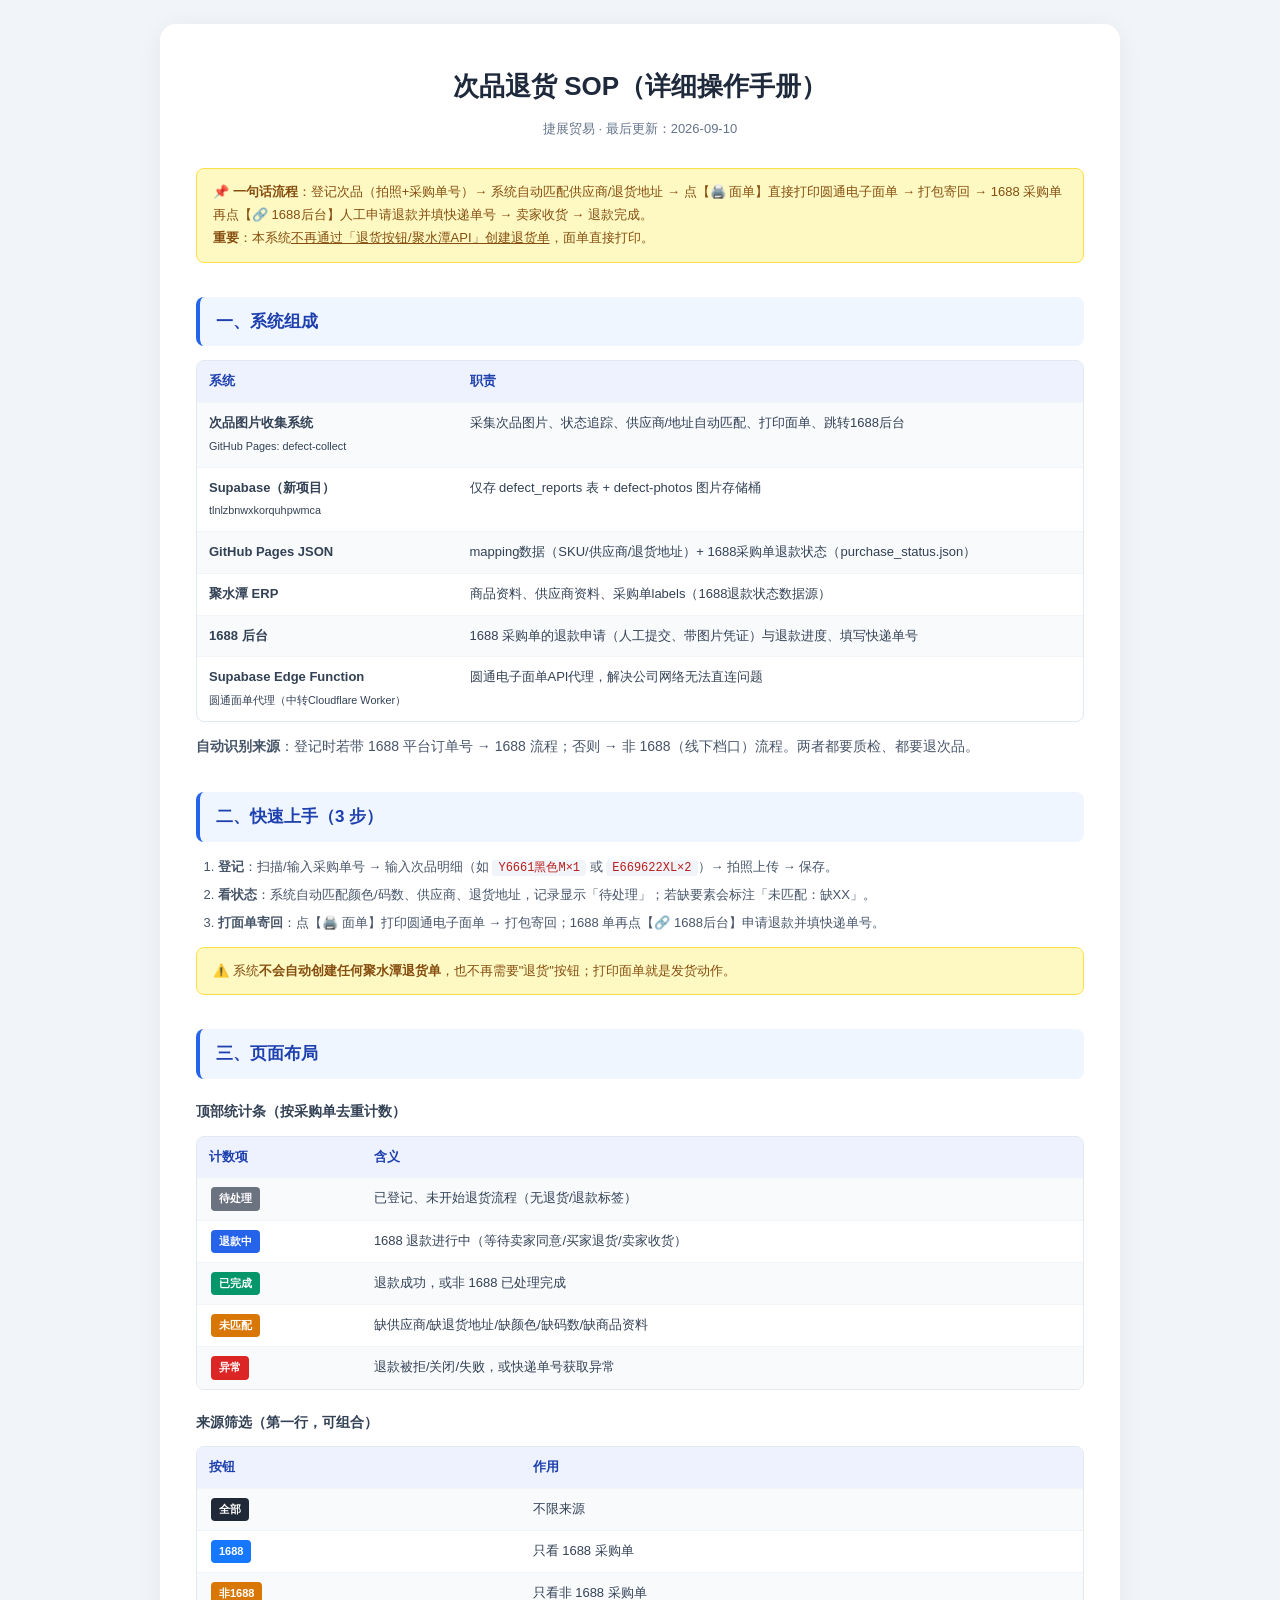
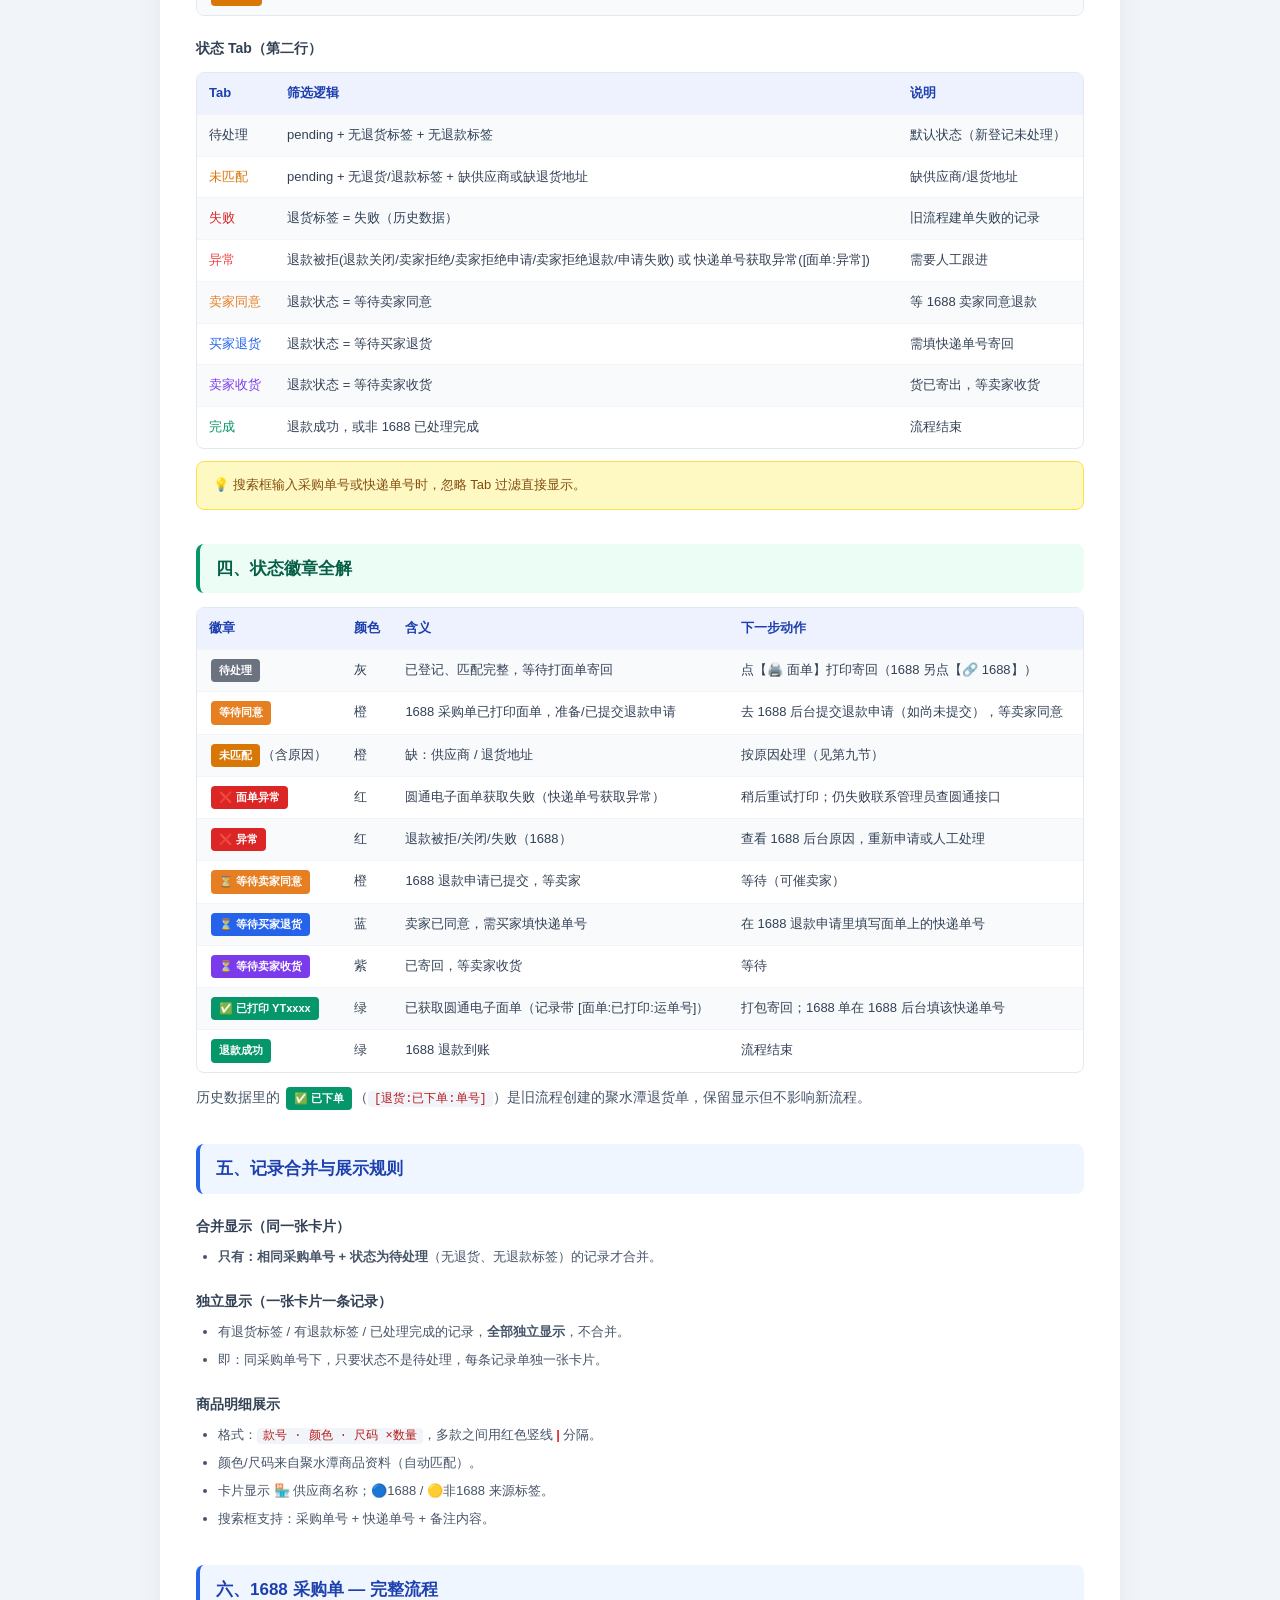
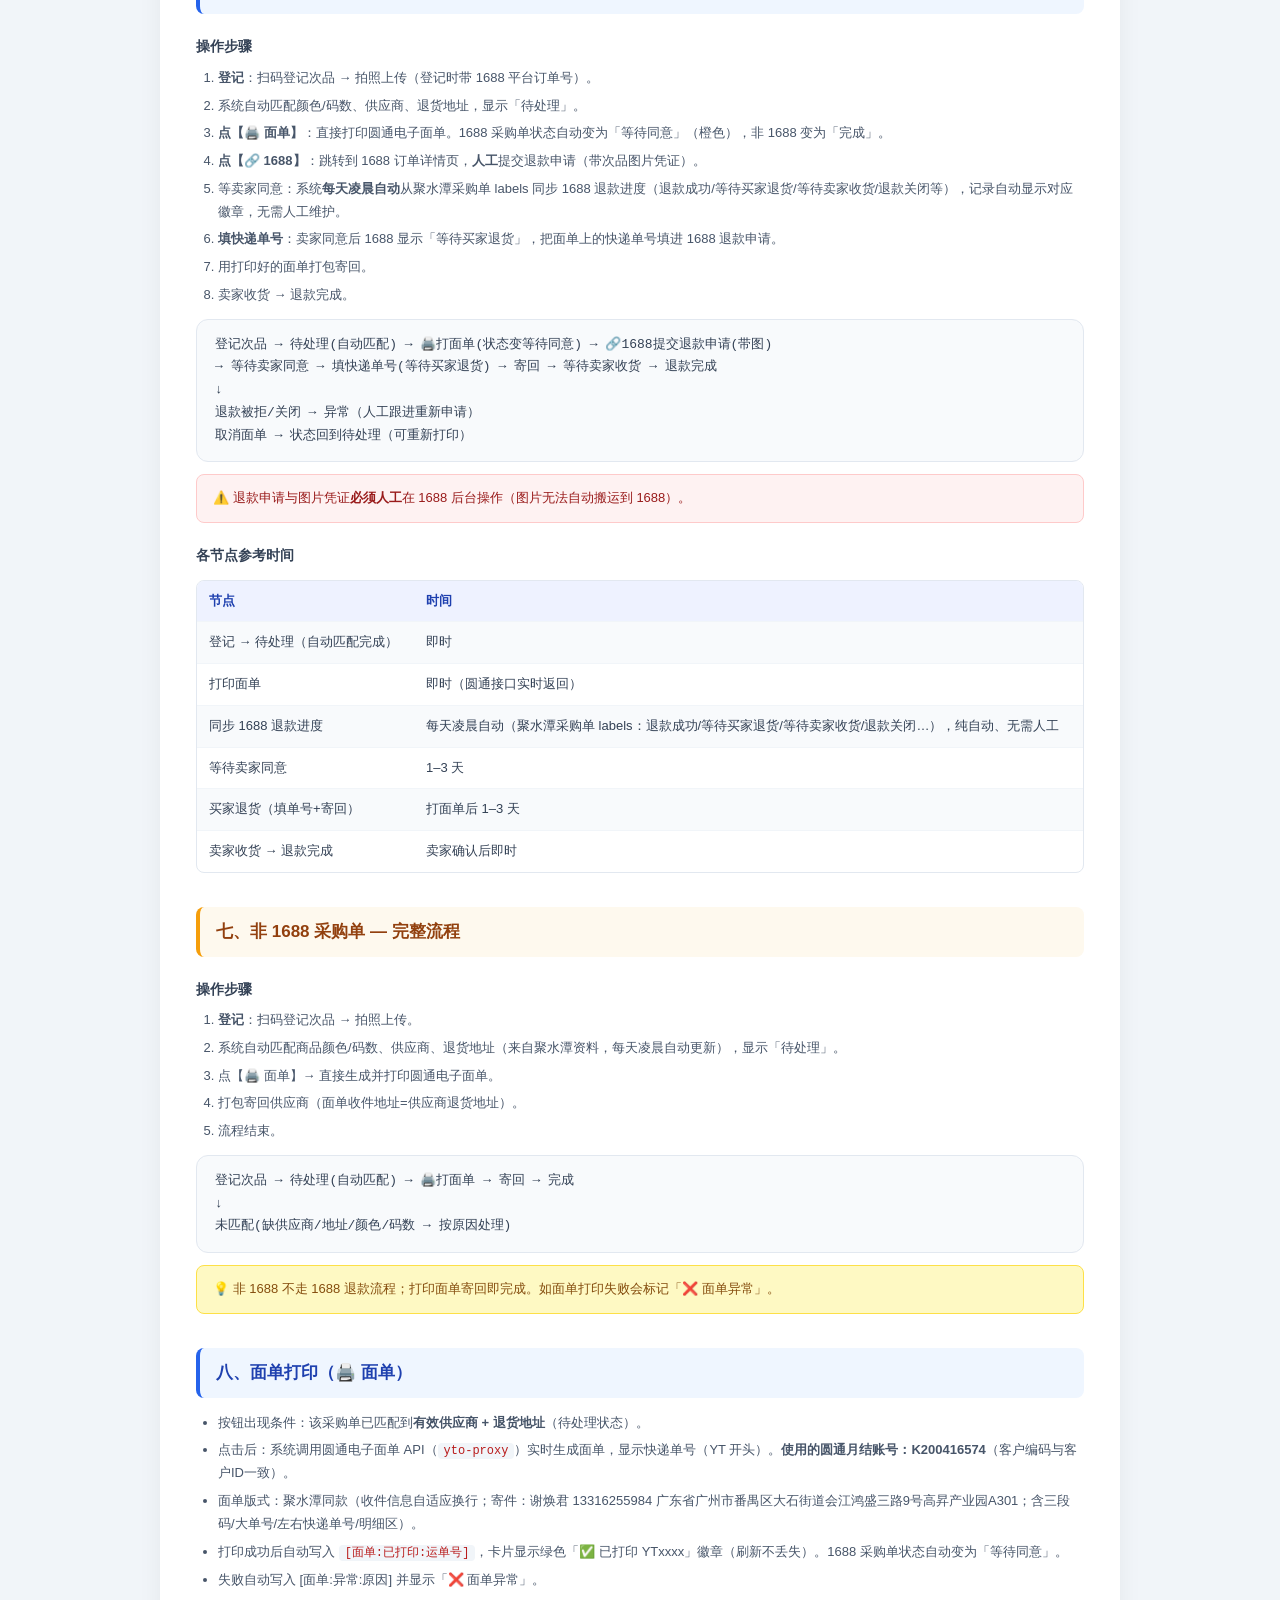
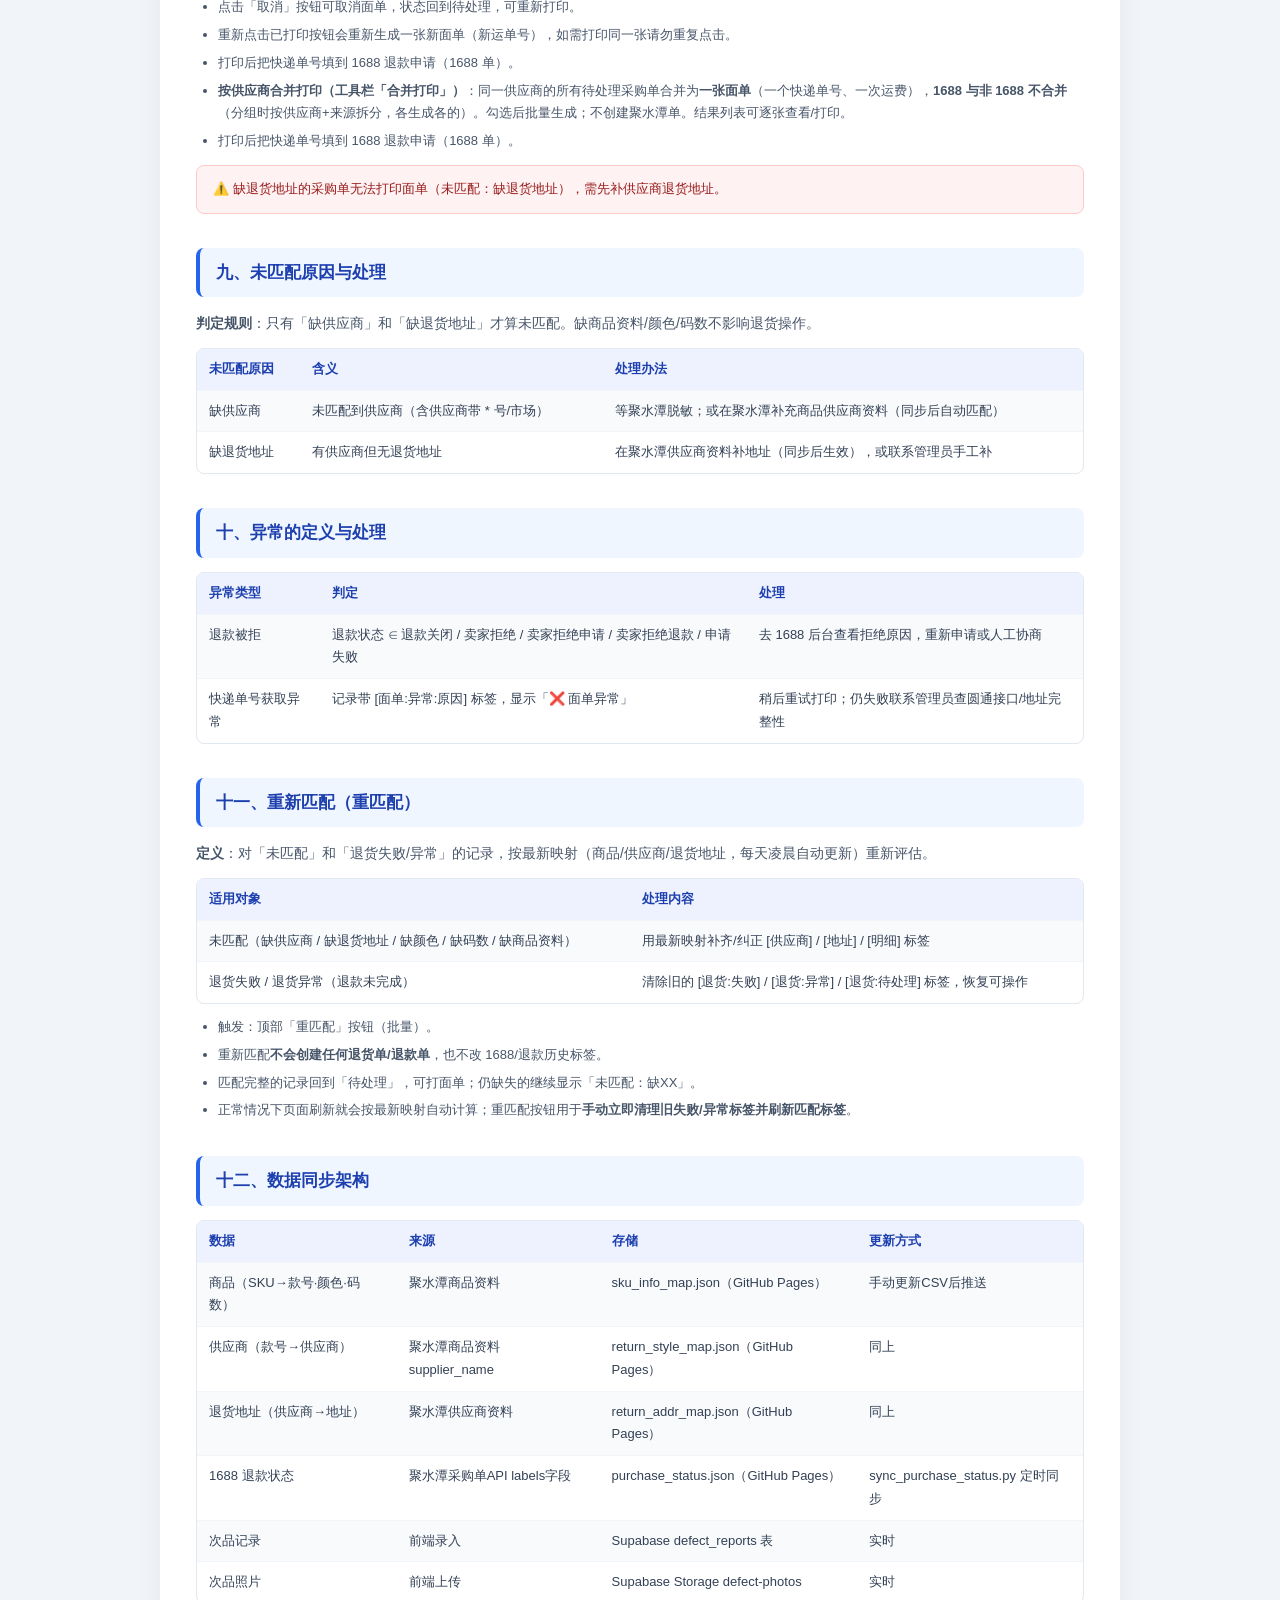
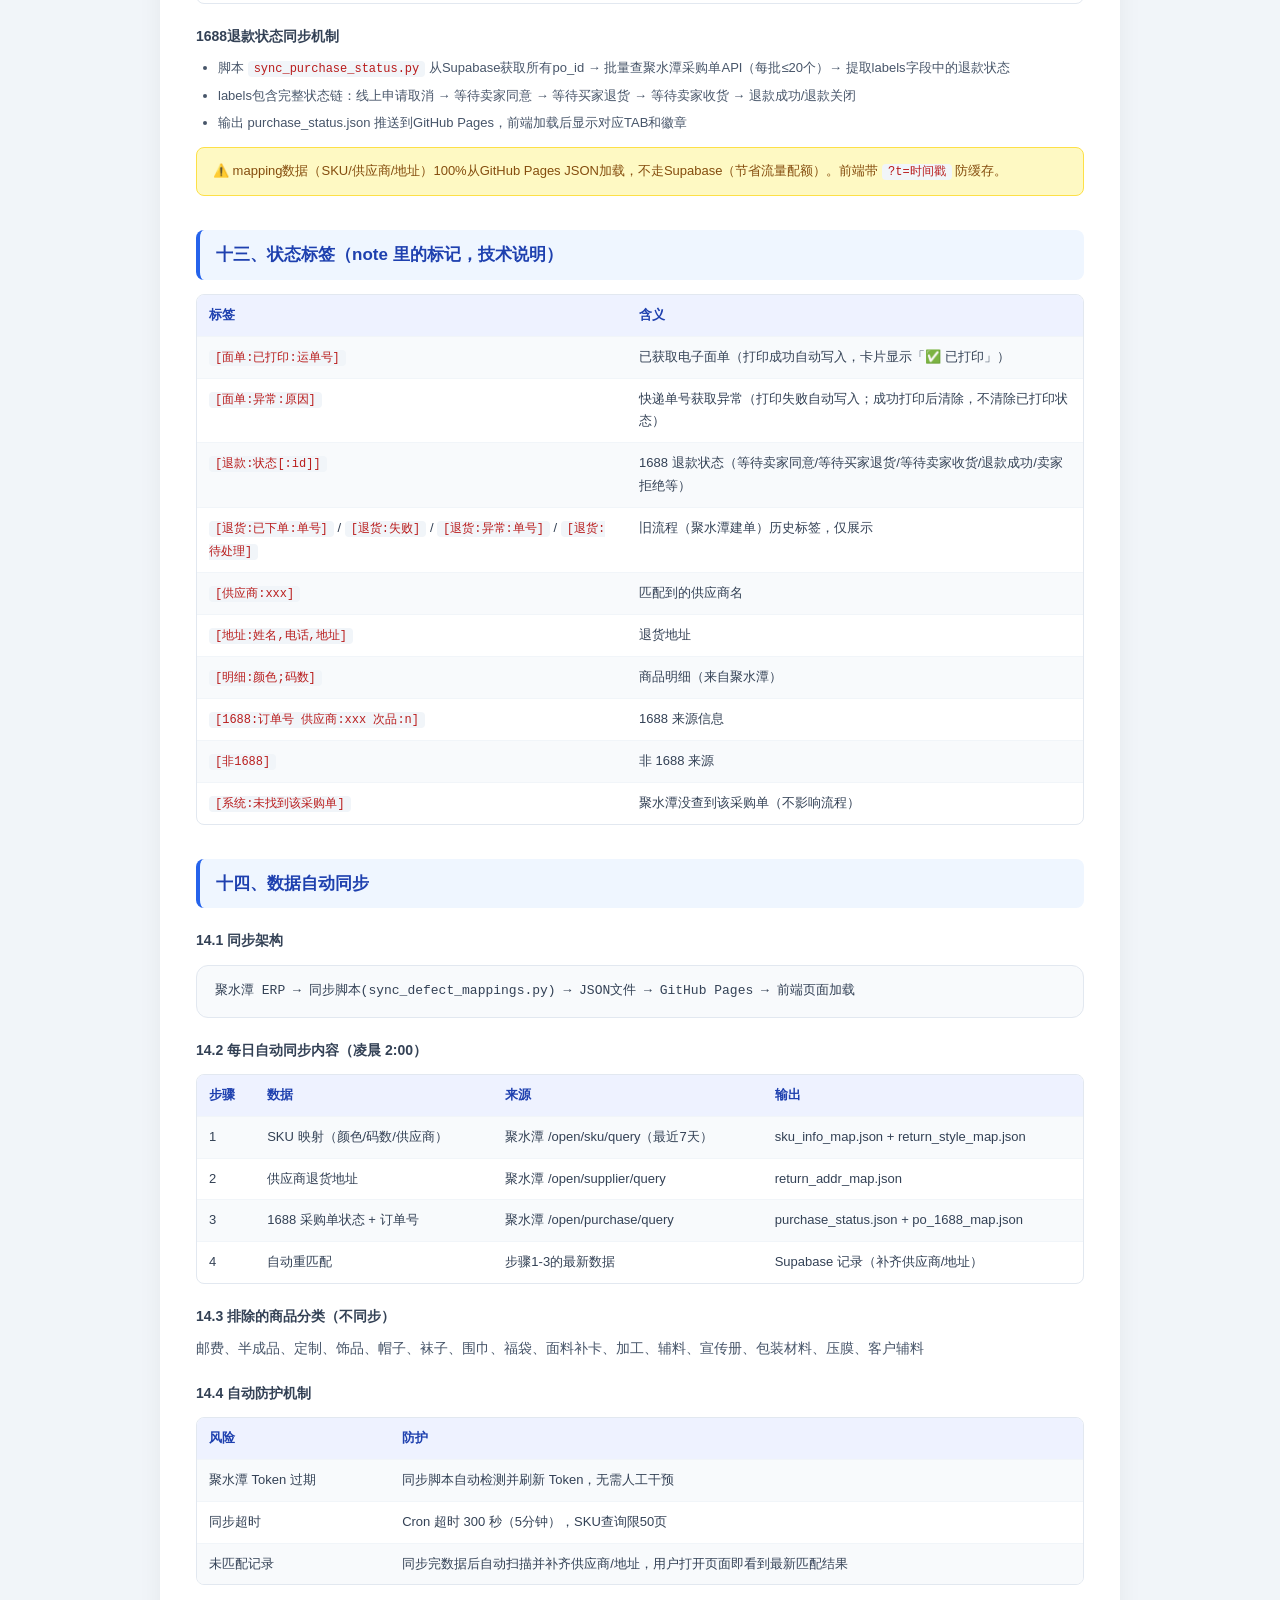
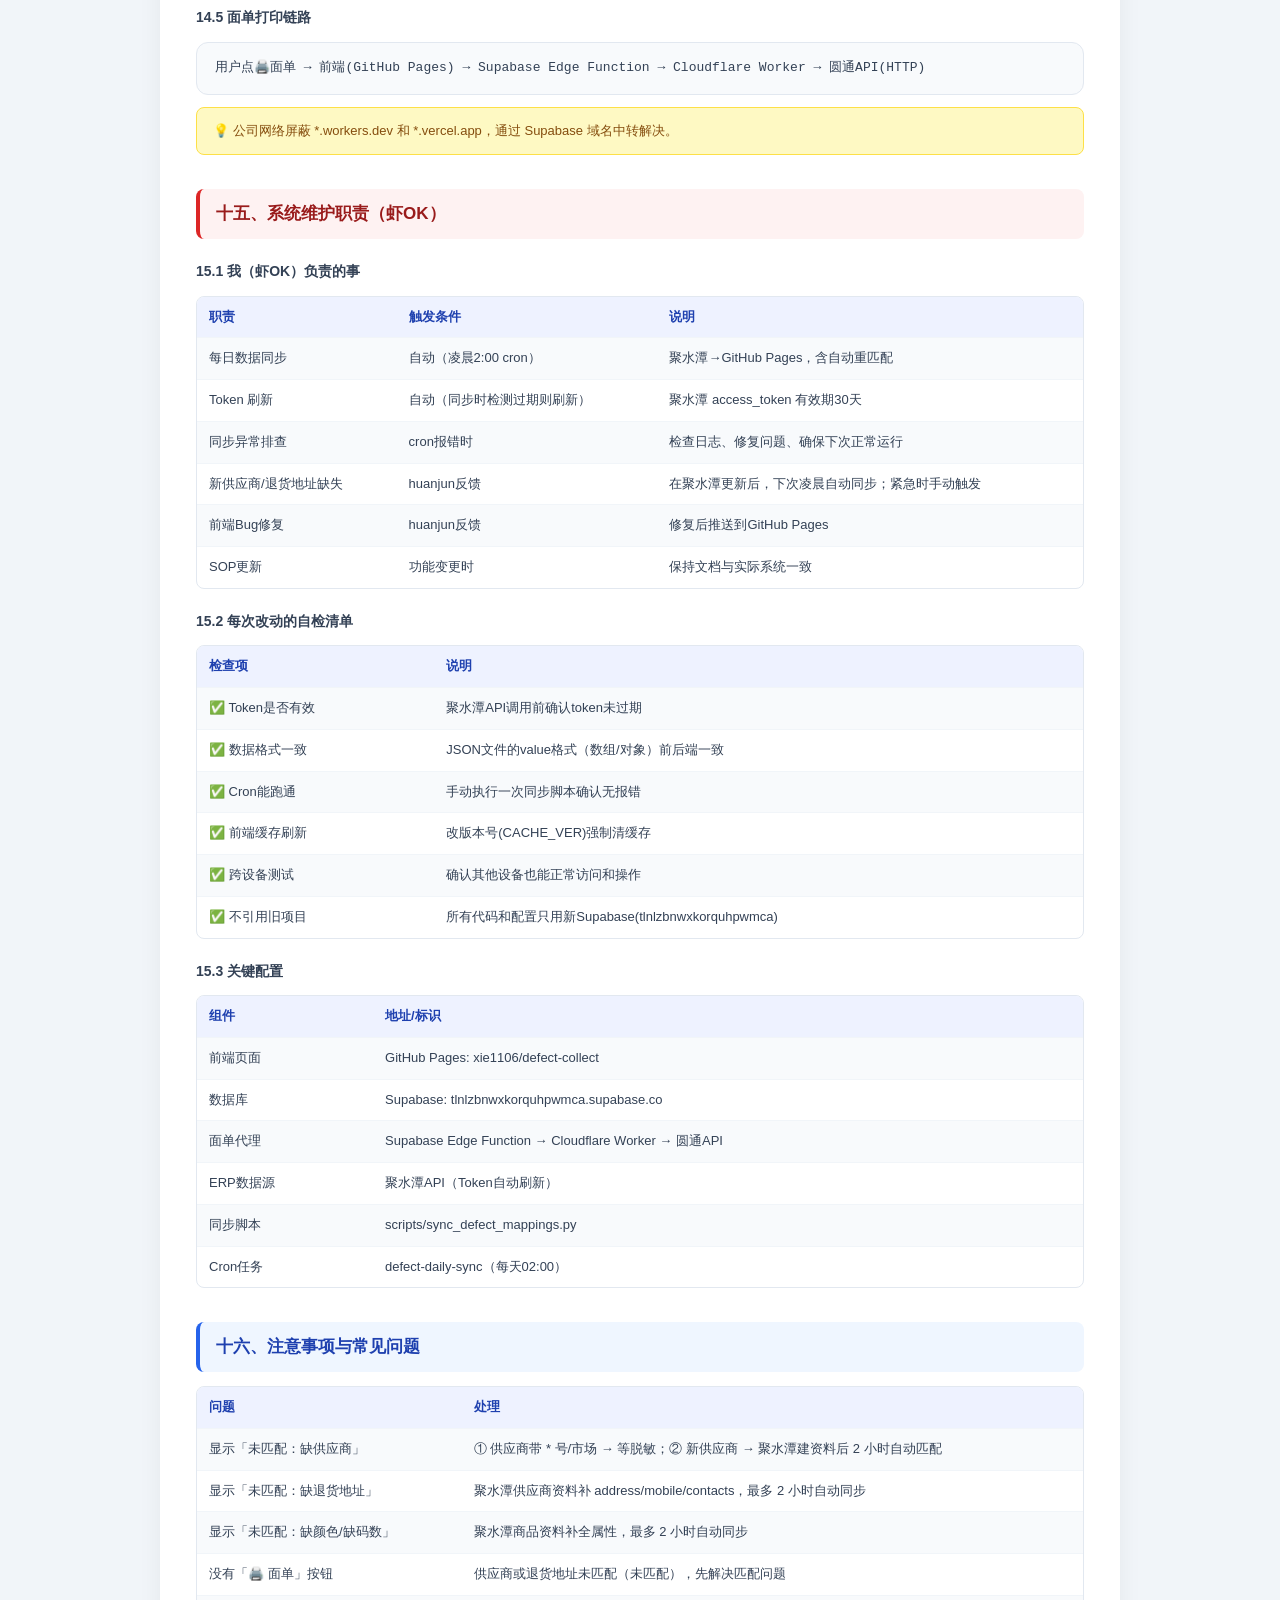
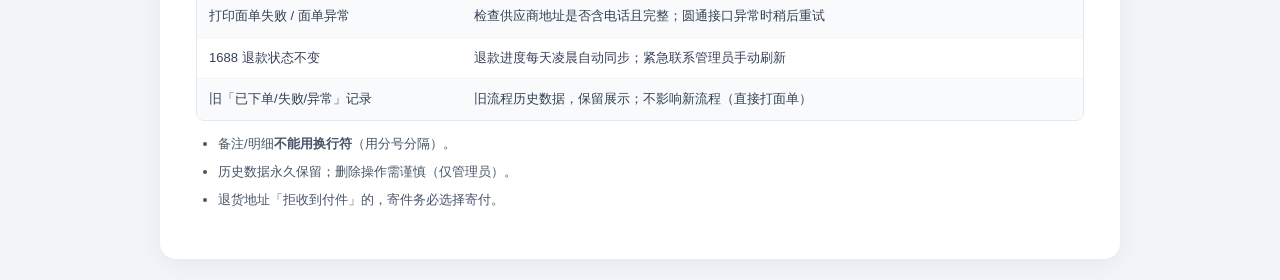
<file: defect-refund-sop.html>
<!DOCTYPE html>
<html lang="zh-CN"><head>
<meta charset="utf-8">
<meta name="viewport" content="width=device-width, initial-scale=1.0">
<title>次品退货 SOP（详细版） — 捷展贸易</title>
<style>
*{margin:0;padding:0;box-sizing:border-box;}
body{background:#f1f5f9;font-family:-apple-system,"PingFang SC","Microsoft YaHei",sans-serif;padding:24px 16px;line-height:1.75;}
.page{max-width:960px;margin:0 auto;background:#fff;border-radius:16px;padding:40px 36px;box-shadow:0 4px 24px rgba(0,0,0,0.06);}
h1{text-align:center;font-size:26px;color:#1e293b;margin-bottom:4px;}
.subtitle{text-align:center;font-size:13px;color:#64748b;margin-bottom:28px;}
h2{font-size:17px;color:#1e40af;margin:34px 0 14px;padding:10px 16px;background:#eff6ff;border-radius:8px;border-left:4px solid #2563eb;}
h2.orange{color:#92400e;background:#fef9ee;border-left-color:#f59e0b;}
h2.green{color:#065f46;background:#ecfdf5;border-left-color:#059669;}
h2.red{color:#991b1b;background:#fef2f2;border-left-color:#dc2626;}
h3{font-size:14px;color:#334155;margin:20px 0 8px;}
p{font-size:14px;color:#475569;margin:8px 0;}
table{width:100%;border-collapse:separate;border-spacing:0;margin:12px 0;border-radius:8px;overflow:hidden;border:1px solid #e2e8f0;}
th{background:#eef2ff;padding:9px 12px;text-align:left;font-size:13px;font-weight:700;color:#1e40af;}
td{padding:9px 12px;font-size:13px;color:#334155;border-top:1px solid #f1f5f9;vertical-align:top;}
tr:nth-child(even) td{background:#f8fafc;}
.flow{background:#f8fafc;border:1px solid #e2e8f0;border-radius:12px;padding:14px 18px;margin:12px 0;font-family:Consolas,monospace;font-size:13px;white-space:pre-line;color:#334155;}
.note{background:#fef9c3;border:1px solid #fde047;border-radius:8px;padding:12px 16px;margin:12px 0;font-size:13px;color:#854d0e;}
.warn{background:#fef2f2;border:1px solid #fecaca;border-radius:8px;padding:12px 16px;margin:12px 0;font-size:13px;color:#991b1b;}
.badge{display:inline-block;padding:2px 8px;border-radius:4px;font-size:11px;font-weight:600;margin:0 2px;}
ul,ol{padding-left:22px;margin:8px 0;}
li{font-size:13px;color:#475569;margin:5px 0;}
code{background:#f1f5f9;padding:1px 6px;border-radius:4px;font-size:12px;color:#b91c1c;font-family:Consolas,monospace;}
</style>
</head><body>
<div class="page">
<h1>次品退货 SOP（详细操作手册）</h1>
<p class="subtitle">捷展贸易 · 最后更新：2026-09-10</p>

<div class="note">📌 <strong>一句话流程</strong>：登记次品（拍照+采购单号）→ 系统自动匹配供应商/退货地址 → 点【🖨️ 面单】直接打印圆通电子面单 → 打包寄回 → 1688 采购单再点【🔗 1688后台】人工申请退款并填快递单号 → 卖家收货 → 退款完成。<br><strong>重要</strong>：本系统<u>不再通过「退货按钮/聚水潭API」创建退货单</u>，面单直接打印。</div>

<h2>一、系统组成</h2>
<table>
<tr><th>系统</th><th>职责</th></tr>
<tr><td><strong>次品图片收集系统</strong><br><small>GitHub Pages: defect-collect</small></td><td>采集次品图片、状态追踪、供应商/地址自动匹配、打印面单、跳转1688后台</td></tr>
<tr><td><strong>Supabase（新项目）</strong><br><small>tlnlzbnwxkorquhpwmca</small></td><td>仅存 defect_reports 表 + defect-photos 图片存储桶</td></tr>
<tr><td><strong>GitHub Pages JSON</strong></td><td>mapping数据（SKU/供应商/退货地址）+ 1688采购单退款状态（purchase_status.json）</td></tr>
<tr><td><strong>聚水潭 ERP</strong></td><td>商品资料、供应商资料、采购单labels（1688退款状态数据源）</td></tr>
<tr><td><strong>1688 后台</strong></td><td>1688 采购单的退款申请（人工提交、带图片凭证）与退款进度、填写快递单号</td></tr>
<tr><td><strong>Supabase Edge Function</strong><br><small>圆通面单代理（中转Cloudflare Worker）</small></td><td>圆通电子面单API代理，解决公司网络无法直连问题</td></tr>
</table>
<p><strong>自动识别来源</strong>：登记时若带 1688 平台订单号 → 1688 流程；否则 → 非 1688（线下档口）流程。两者都要质检、都要退次品。</p>

<h2>二、快速上手（3 步）</h2>
<ol>
<li><strong>登记</strong>：扫描/输入采购单号 → 输入次品明细（如 <code>Y6661黑色M×1</code> 或 <code>E669622XL×2</code>）→ 拍照上传 → 保存。</li>
<li><strong>看状态</strong>：系统自动匹配颜色/码数、供应商、退货地址，记录显示「待处理」；若缺要素会标注「未匹配：缺XX」。</li>
<li><strong>打面单寄回</strong>：点【🖨️ 面单】打印圆通电子面单 → 打包寄回；1688 单再点【🔗 1688后台】申请退款并填快递单号。</li>
</ol>
<div class="note">⚠️ 系统<strong>不会自动创建任何聚水潭退货单</strong>，也不再需要"退货"按钮；打印面单就是发货动作。</div>

<h2>三、页面布局</h2>
<h3>顶部统计条（按采购单去重计数）</h3>
<table>
<tr><th>计数项</th><th>含义</th></tr>
<tr><td><span class="badge" style="background:#6b7280;color:#fff;">待处理</span></td><td>已登记、未开始退货流程（无退货/退款标签）</td></tr>
<tr><td><span class="badge" style="background:#2563eb;color:#fff;">退款中</span></td><td>1688 退款进行中（等待卖家同意/买家退货/卖家收货）</td></tr>
<tr><td><span class="badge" style="background:#059669;color:#fff;">已完成</span></td><td>退款成功，或非 1688 已处理完成</td></tr>
<tr><td><span class="badge" style="background:#d97706;color:#fff;">未匹配</span></td><td>缺供应商/缺退货地址/缺颜色/缺码数/缺商品资料</td></tr>
<tr><td><span class="badge" style="background:#dc2626;color:#fff;">异常</span></td><td>退款被拒/关闭/失败，或快递单号获取异常</td></tr>
</table>

<h3>来源筛选（第一行，可组合）</h3>
<table>
<tr><th>按钮</th><th>作用</th></tr>
<tr><td><span class="badge" style="background:#1f2937;color:#fff;">全部</span></td><td>不限来源</td></tr>
<tr><td><span class="badge" style="background:#1677ff;color:#fff;">1688</span></td><td>只看 1688 采购单</td></tr>
<tr><td><span class="badge" style="background:#d97706;color:#fff;">非1688</span></td><td>只看非 1688 采购单</td></tr>
</table>

<h3>状态 Tab（第二行）</h3>
<table>
<tr><th>Tab</th><th>筛选逻辑</th><th>说明</th></tr>
<tr><td>待处理</td><td>pending + 无退货标签 + 无退款标签</td><td>默认状态（新登记未处理）</td></tr>
<tr><td style="color:#d97706;">未匹配</td><td>pending + 无退货/退款标签 + 缺供应商或缺退货地址</td><td>缺供应商/退货地址</td></tr>
<tr><td style="color:#dc2626;">失败</td><td>退货标签 = 失败（历史数据）</td><td>旧流程建单失败的记录</td></tr>
<tr><td style="color:#ef4444;">异常</td><td>退款被拒(退款关闭/卖家拒绝/卖家拒绝申请/卖家拒绝退款/申请失败) 或 快递单号获取异常([面单:异常])</td><td>需要人工跟进</td></tr>
<tr><td style="color:#e67e22;">卖家同意</td><td>退款状态 = 等待卖家同意</td><td>等 1688 卖家同意退款</td></tr>
<tr><td style="color:#2563eb;">买家退货</td><td>退款状态 = 等待买家退货</td><td>需填快递单号寄回</td></tr>
<tr><td style="color:#7c3aed;">卖家收货</td><td>退款状态 = 等待卖家收货</td><td>货已寄出，等卖家收货</td></tr>
<tr><td style="color:#059669;">完成</td><td>退款成功，或非 1688 已处理完成</td><td>流程结束</td></tr>
</table>
<div class="note">💡 搜索框输入采购单号或快递单号时，忽略 Tab 过滤直接显示。</div>

<h2 class="green">四、状态徽章全解</h2>
<table>
<tr><th>徽章</th><th>颜色</th><th>含义</th><th>下一步动作</th></tr>
<tr><td><span class="badge" style="background:#6b7280;color:#fff;">待处理</span></td><td>灰</td><td>已登记、匹配完整，等待打面单寄回</td><td>点【🖨️ 面单】打印寄回（1688 另点【🔗 1688】）</td></tr>
<tr><td><span class="badge" style="background:#e67e22;color:#fff;">等待同意</span></td><td>橙</td><td>1688 采购单已打印面单，准备/已提交退款申请</td><td>去 1688 后台提交退款申请（如尚未提交），等卖家同意</td></tr>
<tr><td><span class="badge" style="background:#d97706;color:#fff;">未匹配</span>（含原因）</td><td>橙</td><td>缺：供应商 / 退货地址</td><td>按原因处理（见第九节）</td></tr>
<tr><td><span class="badge" style="background:#dc2626;color:#fff;">❌ 面单异常</span></td><td>红</td><td>圆通电子面单获取失败（快递单号获取异常）</td><td>稍后重试打印；仍失败联系管理员查圆通接口</td></tr>
<tr><td><span class="badge" style="background:#dc2626;color:#fff;">❌ 异常</span></td><td>红</td><td>退款被拒/关闭/失败（1688）</td><td>查看 1688 后台原因，重新申请或人工处理</td></tr>
<tr><td><span class="badge" style="background:#e67e22;color:#fff;">⏳ 等待卖家同意</span></td><td>橙</td><td>1688 退款申请已提交，等卖家</td><td>等待（可催卖家）</td></tr>
<tr><td><span class="badge" style="background:#2563eb;color:#fff;">⏳ 等待买家退货</span></td><td>蓝</td><td>卖家已同意，需买家填快递单号</td><td>在 1688 退款申请里填写面单上的快递单号</td></tr>
<tr><td><span class="badge" style="background:#7c3aed;color:#fff;">⏳ 等待卖家收货</span></td><td>紫</td><td>已寄回，等卖家收货</td><td>等待</td></tr>
<tr><td><span class="badge" style="background:#059669;color:#fff;">✅ 已打印 YTxxxx</span></td><td>绿</td><td>已获取圆通电子面单（记录带 [面单:已打印:运单号]）</td><td>打包寄回；1688 单在 1688 后台填该快递单号</td></tr>
<tr><td><span class="badge" style="background:#059669;color:#fff;">退款成功</span></td><td>绿</td><td>1688 退款到账</td><td>流程结束</td></tr>
</table>
<p>历史数据里的 <span class="badge" style="background:#059669;color:#fff;">✅ 已下单</span>（<code>[退货:已下单:单号]</code>）是旧流程创建的聚水潭退货单，保留显示但不影响新流程。</p>

<h2>五、记录合并与展示规则</h2>
<h3>合并显示（同一张卡片）</h3>
<ul>
<li><strong>只有：相同采购单号 + 状态为待处理</strong>（无退货、无退款标签）的记录才合并。</li>
</ul>
<h3>独立显示（一张卡片一条记录）</h3>
<ul>
<li>有退货标签 / 有退款标签 / 已处理完成的记录，<strong>全部独立显示</strong>，不合并。</li>
<li>即：同采购单号下，只要状态不是待处理，每条记录单独一张卡片。</li>
</ul>
<h3>商品明细展示</h3>
<ul>
<li>格式：<code>款号 · 颜色 · 尺码 ×数量</code>，多款之间用红色竖线 <strong style="color:#dc2626;">|</strong> 分隔。</li>
<li>颜色/尺码来自聚水潭商品资料（自动匹配）。</li>
<li>卡片显示 🏪 供应商名称；🔵1688 / 🟡非1688 来源标签。</li>
<li>搜索框支持：采购单号 + 快递单号 + 备注内容。</li>
</ul>

<h2>六、1688 采购单 — 完整流程</h2>
<h3>操作步骤</h3>
<ol>
<li><strong>登记</strong>：扫码登记次品 → 拍照上传（登记时带 1688 平台订单号）。</li>
<li>系统自动匹配颜色/码数、供应商、退货地址，显示「待处理」。</li>
<li><strong>点【🖨️ 面单】</strong>：直接打印圆通电子面单。1688 采购单状态自动变为「等待同意」（橙色），非 1688 变为「完成」。</li>
<li><strong>点【🔗 1688】</strong>：跳转到 1688 订单详情页，<strong>人工</strong>提交退款申请（带次品图片凭证）。</li>
<li>等卖家同意：系统<strong>每天凌晨自动</strong>从聚水潭采购单 labels 同步 1688 退款进度（退款成功/等待买家退货/等待卖家收货/退款关闭等），记录自动显示对应徽章，无需人工维护。</li>
<li><strong>填快递单号</strong>：卖家同意后 1688 显示「等待买家退货」，把面单上的快递单号填进 1688 退款申请。</li>
<li>用打印好的面单打包寄回。</li>
<li>卖家收货 → 退款完成。</li>
</ol>
<div class="flow">登记次品 → 待处理(自动匹配) → 🖨️打面单(状态变等待同意) → 🔗1688提交退款申请(带图)
  → 等待卖家同意 → 填快递单号(等待买家退货) → 寄回 → 等待卖家收货 → 退款完成
                          ↓
            退款被拒/关闭 → 异常（人工跟进重新申请）
  取消面单 → 状态回到待处理（可重新打印）</div>
<div class="warn">⚠️ 退款申请与图片凭证<strong>必须人工</strong>在 1688 后台操作（图片无法自动搬运到 1688）。</div>

<h3>各节点参考时间</h3>
<table>
<tr><th>节点</th><th>时间</th></tr>
<tr><td>登记 → 待处理（自动匹配完成）</td><td>即时</td></tr>
<tr><td>打印面单</td><td>即时（圆通接口实时返回）</td></tr>
<tr><td>同步 1688 退款进度</td><td>每天凌晨自动（聚水潭采购单 labels：退款成功/等待买家退货/等待卖家收货/退款关闭…），纯自动、无需人工</td></tr>
<tr><td>等待卖家同意</td><td>1–3 天</td></tr>
<tr><td>买家退货（填单号+寄回）</td><td>打面单后 1–3 天</td></tr>
<tr><td>卖家收货 → 退款完成</td><td>卖家确认后即时</td></tr>
</table>

<h2 class="orange">七、非 1688 采购单 — 完整流程</h2>
<h3>操作步骤</h3>
<ol>
<li><strong>登记</strong>：扫码登记次品 → 拍照上传。</li>
<li>系统自动匹配商品颜色/码数、供应商、退货地址（来自聚水潭资料，每天凌晨自动更新），显示「待处理」。</li>
<li>点【🖨️ 面单】→ 直接生成并打印圆通电子面单。</li>
<li>打包寄回供应商（面单收件地址=供应商退货地址）。</li>
<li>流程结束。</li>
</ol>
<div class="flow">登记次品 → 待处理(自动匹配) → 🖨️打面单 → 寄回 → 完成
                ↓
            未匹配(缺供应商/地址/颜色/码数 → 按原因处理)</div>
<div class="note">💡 非 1688 不走 1688 退款流程；打印面单寄回即完成。如面单打印失败会标记「❌ 面单异常」。</div>

<h2>八、面单打印（🖨️ 面单）</h2>
<ul>
<li>按钮出现条件：该采购单已匹配到<strong>有效供应商 + 退货地址</strong>（待处理状态）。</li>
<li>点击后：系统调用圆通电子面单 API（<code>yto-proxy</code>）实时生成面单，显示快递单号（YT 开头）。<strong>使用的圆通月结账号：K200416574</strong>（客户编码与客户ID一致）。</li>
<li>面单版式：聚水潭同款（收件信息自适应换行；寄件：谢焕君 13316255984 广东省广州市番禺区大石街道会江鸿盛三路9号高昇产业园A301；含三段码/大单号/左右快递单号/明细区）。</li>
<li>打印成功后自动写入 <code>[面单:已打印:运单号]</code>，卡片显示绿色「✅ 已打印 YTxxxx」徽章（刷新不丢失）。1688 采购单状态自动变为「等待同意」。</li>
<li>失败自动写入 [面单:异常:原因] 并显示「❌ 面单异常」。</li>
<li>点击「取消」按钮可取消面单，状态回到待处理，可重新打印。</li>
<li>重新点击已打印按钮会重新生成一张新面单（新运单号），如需打印同一张请勿重复点击。</li>
<li>打印后把快递单号填到 1688 退款申请（1688 单）。</li>
<li><strong>按供应商合并打印（工具栏「合并打印」）</strong>：同一供应商的所有待处理采购单合并为<strong>一张面单</strong>（一个快递单号、一次运费），<strong>1688 与非 1688 不合并</strong>（分组时按供应商+来源拆分，各生成各的）。勾选后批量生成；不创建聚水潭单。结果列表可逐张查看/打印。</li>
<li>打印后把快递单号填到 1688 退款申请（1688 单）。</li>
</ul>
<div class="warn">⚠️ 缺退货地址的采购单无法打印面单（未匹配：缺退货地址），需先补供应商退货地址。</div>

<h2>九、未匹配原因与处理</h2>
<p><strong>判定规则</strong>：只有「缺供应商」和「缺退货地址」才算未匹配。缺商品资料/颜色/码数不影响退货操作。</p>
<table>
<tr><th>未匹配原因</th><th>含义</th><th>处理办法</th></tr>
<tr><td>缺供应商</td><td>未匹配到供应商（含供应商带 * 号/市场）</td><td>等聚水潭脱敏；或在聚水潭补充商品供应商资料（同步后自动匹配）</td></tr>
<tr><td>缺退货地址</td><td>有供应商但无退货地址</td><td>在聚水潭供应商资料补地址（同步后生效），或联系管理员手工补</td></tr>
</table>

<h2>十、异常的定义与处理</h2>
<table>
<tr><th>异常类型</th><th>判定</th><th>处理</th></tr>
<tr><td>退款被拒</td><td>退款状态 ∈ 退款关闭 / 卖家拒绝 / 卖家拒绝申请 / 卖家拒绝退款 / 申请失败</td><td>去 1688 后台查看拒绝原因，重新申请或人工协商</td></tr>
<tr><td>快递单号获取异常</td><td>记录带 [面单:异常:原因] 标签，显示「❌ 面单异常」</td><td>稍后重试打印；仍失败联系管理员查圆通接口/地址完整性</td></tr>
</table>

<h2>十一、重新匹配（重匹配）</h2>
<p><strong>定义</strong>：对「未匹配」和「退货失败/异常」的记录，按最新映射（商品/供应商/退货地址，每天凌晨自动更新）重新评估。</p>
<table>
<tr><th>适用对象</th><th>处理内容</th></tr>
<tr><td>未匹配（缺供应商 / 缺退货地址 / 缺颜色 / 缺码数 / 缺商品资料）</td><td>用最新映射补齐/纠正 [供应商] / [地址] / [明细] 标签</td></tr>
<tr><td>退货失败 / 退货异常（退款未完成）</td><td>清除旧的 [退货:失败] / [退货:异常] / [退货:待处理] 标签，恢复可操作</td></tr>
</table>
<ul>
<li>触发：顶部「重匹配」按钮（批量）。</li>
<li>重新匹配<strong>不会创建任何退货单/退款单</strong>，也不改 1688/退款历史标签。</li>
<li>匹配完整的记录回到「待处理」，可打面单；仍缺失的继续显示「未匹配：缺XX」。</li>
<li>正常情况下页面刷新就会按最新映射自动计算；重匹配按钮用于<strong>手动立即清理旧失败/异常标签并刷新匹配标签</strong>。</li>
</ul>

<h2>十二、数据同步架构</h2>
<table>
<tr><th>数据</th><th>来源</th><th>存储</th><th>更新方式</th></tr>
<tr><td>商品（SKU→款号·颜色·码数）</td><td>聚水潭商品资料</td><td>sku_info_map.json（GitHub Pages）</td><td>手动更新CSV后推送</td></tr>
<tr><td>供应商（款号→供应商）</td><td>聚水潭商品资料 supplier_name</td><td>return_style_map.json（GitHub Pages）</td><td>同上</td></tr>
<tr><td>退货地址（供应商→地址）</td><td>聚水潭供应商资料</td><td>return_addr_map.json（GitHub Pages）</td><td>同上</td></tr>
<tr><td>1688 退款状态</td><td>聚水潭采购单API labels字段</td><td>purchase_status.json（GitHub Pages）</td><td>sync_purchase_status.py 定时同步</td></tr>
<tr><td>次品记录</td><td>前端录入</td><td>Supabase defect_reports 表</td><td>实时</td></tr>
<tr><td>次品照片</td><td>前端上传</td><td>Supabase Storage defect-photos</td><td>实时</td></tr>
</table>
<h3>1688退款状态同步机制</h3>
<ul>
<li>脚本 <code>sync_purchase_status.py</code> 从Supabase获取所有po_id → 批量查聚水潭采购单API（每批≤20个）→ 提取labels字段中的退款状态</li>
<li>labels包含完整状态链：线上申请取消 → 等待卖家同意 → 等待买家退货 → 等待卖家收货 → 退款成功/退款关闭</li>
<li>输出 purchase_status.json 推送到GitHub Pages，前端加载后显示对应TAB和徽章</li>
</ul>
<div class="note">⚠️ mapping数据（SKU/供应商/地址）100%从GitHub Pages JSON加载，不走Supabase（节省流量配额）。前端带 <code>?t=时间戳</code> 防缓存。</div>

<h2>十三、状态标签（note 里的标记，技术说明）</h2>
<table>
<tr><th>标签</th><th>含义</th></tr>
<tr><td><code>[面单:已打印:运单号]</code></td><td>已获取电子面单（打印成功自动写入，卡片显示「✅ 已打印」）</td></tr>
<tr><td><code>[面单:异常:原因]</code></td><td>快递单号获取异常（打印失败自动写入；成功打印后清除，不清除已打印状态）</td></tr>
<tr><td><code>[退款:状态[:id]]</code></td><td>1688 退款状态（等待卖家同意/等待买家退货/等待卖家收货/退款成功/卖家拒绝等）</td></tr>
<tr><td><code>[退货:已下单:单号]</code> / <code>[退货:失败]</code> / <code>[退货:异常:单号]</code> / <code>[退货:待处理]</code></td><td>旧流程（聚水潭建单）历史标签，仅展示</td></tr>
<tr><td><code>[供应商:xxx]</code></td><td>匹配到的供应商名</td></tr>
<tr><td><code>[地址:姓名,电话,地址]</code></td><td>退货地址</td></tr>
<tr><td><code>[明细:颜色;码数]</code></td><td>商品明细（来自聚水潭）</td></tr>
<tr><td><code>[1688:订单号 供应商:xxx 次品:n]</code></td><td>1688 来源信息</td></tr>
<tr><td><code>[非1688]</code></td><td>非 1688 来源</td></tr>
<tr><td><code>[系统:未找到该采购单]</code></td><td>聚水潭没查到该采购单（不影响流程）</td></tr>
</table>

<h2>十四、数据自动同步</h2>

<h3>14.1 同步架构</h3>
<div class="flow">聚水潭 ERP → 同步脚本(sync_defect_mappings.py) → JSON文件 → GitHub Pages → 前端页面加载</div>

<h3>14.2 每日自动同步内容（凌晨 2:00）</h3>
<table>
<tr><th>步骤</th><th>数据</th><th>来源</th><th>输出</th></tr>
<tr><td>1</td><td>SKU 映射（颜色/码数/供应商）</td><td>聚水潭 /open/sku/query（最近7天）</td><td>sku_info_map.json + return_style_map.json</td></tr>
<tr><td>2</td><td>供应商退货地址</td><td>聚水潭 /open/supplier/query</td><td>return_addr_map.json</td></tr>
<tr><td>3</td><td>1688 采购单状态 + 订单号</td><td>聚水潭 /open/purchase/query</td><td>purchase_status.json + po_1688_map.json</td></tr>
<tr><td>4</td><td>自动重匹配</td><td>步骤1-3的最新数据</td><td>Supabase 记录（补齐供应商/地址）</td></tr>
</table>

<h3>14.3 排除的商品分类（不同步）</h3>
<p>邮费、半成品、定制、饰品、帽子、袜子、围巾、福袋、面料补卡、加工、辅料、宣传册、包装材料、压膜、客户辅料</p>

<h3>14.4 自动防护机制</h3>
<table>
<tr><th>风险</th><th>防护</th></tr>
<tr><td>聚水潭 Token 过期</td><td>同步脚本自动检测并刷新 Token，无需人工干预</td></tr>
<tr><td>同步超时</td><td>Cron 超时 300 秒（5分钟），SKU查询限50页</td></tr>
<tr><td>未匹配记录</td><td>同步完数据后自动扫描并补齐供应商/地址，用户打开页面即看到最新匹配结果</td></tr>
</table>

<h3>14.5 面单打印链路</h3>
<div class="flow">用户点🖨️面单 → 前端(GitHub Pages) → Supabase Edge Function → Cloudflare Worker → 圆通API(HTTP)</div>
<div class="note">💡 公司网络屏蔽 *.workers.dev 和 *.vercel.app，通过 Supabase 域名中转解决。</div>

<h2 class="red">十五、系统维护职责（虾OK）</h2>

<h3>15.1 我（虾OK）负责的事</h3>
<table>
<tr><th>职责</th><th>触发条件</th><th>说明</th></tr>
<tr><td>每日数据同步</td><td>自动（凌晨2:00 cron）</td><td>聚水潭→GitHub Pages，含自动重匹配</td></tr>
<tr><td>Token 刷新</td><td>自动（同步时检测过期则刷新）</td><td>聚水潭 access_token 有效期30天</td></tr>
<tr><td>同步异常排查</td><td>cron报错时</td><td>检查日志、修复问题、确保下次正常运行</td></tr>
<tr><td>新供应商/退货地址缺失</td><td>huanjun反馈</td><td>在聚水潭更新后，下次凌晨自动同步；紧急时手动触发</td></tr>
<tr><td>前端Bug修复</td><td>huanjun反馈</td><td>修复后推送到GitHub Pages</td></tr>
<tr><td>SOP更新</td><td>功能变更时</td><td>保持文档与实际系统一致</td></tr>
</table>

<h3>15.2 每次改动的自检清单</h3>
<table>
<tr><th>检查项</th><th>说明</th></tr>
<tr><td>✅ Token是否有效</td><td>聚水潭API调用前确认token未过期</td></tr>
<tr><td>✅ 数据格式一致</td><td>JSON文件的value格式（数组/对象）前后端一致</td></tr>
<tr><td>✅ Cron能跑通</td><td>手动执行一次同步脚本确认无报错</td></tr>
<tr><td>✅ 前端缓存刷新</td><td>改版本号(CACHE_VER)强制清缓存</td></tr>
<tr><td>✅ 跨设备测试</td><td>确认其他设备也能正常访问和操作</td></tr>
<tr><td>✅ 不引用旧项目</td><td>所有代码和配置只用新Supabase(tlnlzbnwxkorquhpwmca)</td></tr>
</table>

<h3>15.3 关键配置</h3>
<table>
<tr><th>组件</th><th>地址/标识</th></tr>
<tr><td>前端页面</td><td>GitHub Pages: xie1106/defect-collect</td></tr>
<tr><td>数据库</td><td>Supabase: tlnlzbnwxkorquhpwmca.supabase.co</td></tr>
<tr><td>面单代理</td><td>Supabase Edge Function → Cloudflare Worker → 圆通API</td></tr>
<tr><td>ERP数据源</td><td>聚水潭API（Token自动刷新）</td></tr>
<tr><td>同步脚本</td><td>scripts/sync_defect_mappings.py</td></tr>
<tr><td>Cron任务</td><td>defect-daily-sync（每天02:00）</td></tr>
</table>

<h2>十六、注意事项与常见问题</h2>
<table>
<tr><th>问题</th><th>处理</th></tr>
<tr><td>显示「未匹配：缺供应商」</td><td>① 供应商带 * 号/市场 → 等脱敏；② 新供应商 → 聚水潭建资料后 2 小时自动匹配</td></tr>
<tr><td>显示「未匹配：缺退货地址」</td><td>聚水潭供应商资料补 address/mobile/contacts，最多 2 小时自动同步</td></tr>
<tr><td>显示「未匹配：缺颜色/缺码数」</td><td>聚水潭商品资料补全属性，最多 2 小时自动同步</td></tr>
<tr><td>没有「🖨️ 面单」按钮</td><td>供应商或退货地址未匹配（未匹配），先解决匹配问题</td></tr>
<tr><td>打印面单失败 / 面单异常</td><td>检查供应商地址是否含电话且完整；圆通接口异常时稍后重试</td></tr>
<tr><td>1688 退款状态不变</td><td>退款进度每天凌晨自动同步；紧急联系管理员手动刷新</td></tr>
<tr><td>旧「已下单/失败/异常」记录</td><td>旧流程历史数据，保留展示；不影响新流程（直接打面单）</td></tr>
</table>
<ul>
<li>备注/明细<strong>不能用换行符</strong>（用分号分隔）。</li>
<li>历史数据永久保留；删除操作需谨慎（仅管理员）。</li>
<li>退货地址「拒收到付件」的，寄件务必选择寄付。</li>
</ul>

</div></body></html>
</file>
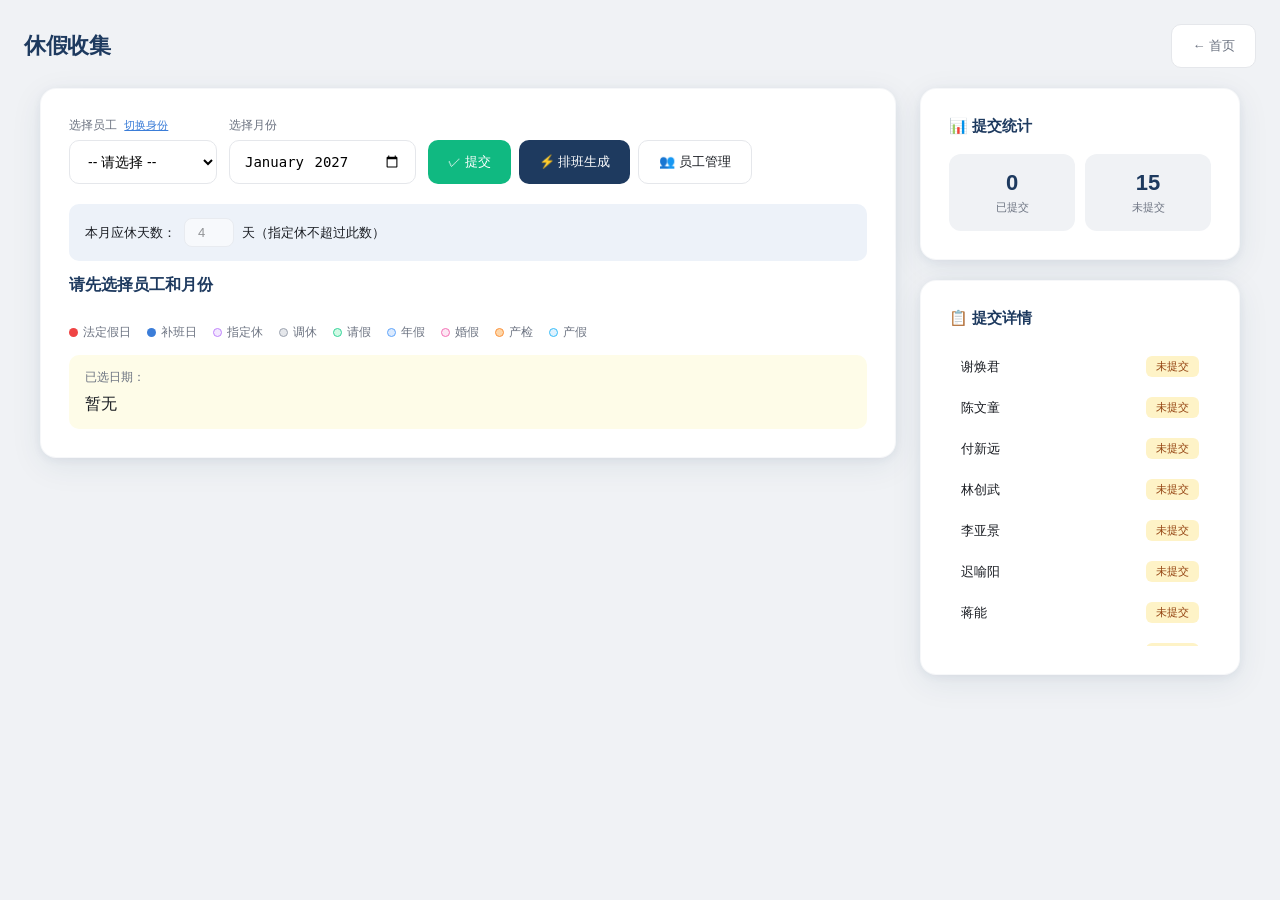
<file: 员工指定休管理.html>
<!DOCTYPE html>
<html lang="zh-CN">
<head>
    <meta charset="UTF-8">
    <meta name="viewport" content="width=device-width, initial-scale=1.0, user-scalable=yes, maximum-scale=5.0, minimum-scale=0.5">
    <title>员工指定休管理</title>
    <style>
        :root {
            --primary: #1e3a5f;
            --primary-light: #2d5a8e;
            --primary-lighter: #3b7dd8;
            --primary-bg: #edf2f9;
            --accent: #4f8fda;
            --secondary: #6366f1;
            --secondary-light: #818cf8;
            --success: #10b981;
            --warning: #f59e0b;
            --danger: #ef4444;
            --bg: #f0f2f5;
            --card-bg: #ffffff;
            --text: #1a1d23;
            --text-light: #6b7280;
            --border: #e5e7eb;
            --shadow: 0 2px 8px rgba(30, 58, 95, 0.06), 0 8px 32px rgba(30, 58, 95, 0.08);
            --shadow-sm: 0 1px 3px rgba(30, 58, 95, 0.04), 0 4px 12px rgba(30, 58, 95, 0.06);
            --radius: 16px;
        }
        * { margin: 0; padding: 0; box-sizing: border-box; }
        body {
            font-family: -apple-system, BlinkMacSystemFont, "SF Pro Display", "SF Pro Text", "Helvetica Neue", "Microsoft YaHei", sans-serif;
            background: var(--bg);
            color: var(--text);
            min-height: 100vh;
            padding: 24px;
            -webkit-font-smoothing: antialiased;
            -moz-osx-font-smoothing: grayscale;
        }
        .header {
            display: flex;
            align-items: center;
            justify-content: space-between;
            margin-bottom: 20px;
            flex-wrap: wrap;
            gap: 12px;
        }
        .header h1 {
            font-size: 22px;
            font-weight: 800;
            display: flex;
            align-items: center;
            gap: 10px;
            letter-spacing: -0.5px;
            color: var(--primary);
        }
        .header-actions {
            display: flex;
            gap: 8px;
            flex-wrap: wrap;
        }
        .btn {
            padding: 10px 20px;
            border: none;
            border-radius: 10px;
            font-size: 13px;
            font-weight: 500;
            cursor: pointer;
            transition: all 0.25s cubic-bezier(0.25, 0.46, 0.45, 0.94);
            display: inline-flex;
            align-items: center;
            justify-content: center;
            gap: 6px;
            min-height: 44px;
        }
        .btn:active { transform: scale(0.97); }
        .btn-primary { background: var(--primary); color: white; }
        .btn-primary:hover { background: var(--primary-light); box-shadow: 0 4px 12px rgba(30, 58, 95, 0.25); }
        .btn-success { background: var(--success); color: white; }
        .btn-success:hover { background: #059669; box-shadow: 0 4px 12px rgba(16, 185, 129, 0.25); }
        .btn-danger { background: var(--danger); color: white; }
        .btn-danger:hover { background: #dc2626; box-shadow: 0 4px 12px rgba(239, 68, 68, 0.25); }
        .btn-warning { background: var(--warning); color: white; }
        .btn-warning:hover { background: #d97706; box-shadow: 0 4px 12px rgba(245, 158, 11, 0.25); }
        .btn-outline {
            background: white;
            color: var(--text);
            border: 1px solid var(--border);
        }
        .btn-outline:hover { background: var(--bg); border-color: var(--primary-light); }
        .btn-back {
            background: white;
            color: var(--text-light);
            border: 1px solid var(--border);
            text-decoration: none;
            padding: 10px 20px;
            border-radius: 10px;
            font-size: 13px;
            font-weight: 500;
            display: inline-flex;
            align-items: center;
            gap: 6px;
            transition: all 0.25s cubic-bezier(0.25, 0.46, 0.45, 0.94);
            min-height: 44px;
        }
        .btn-back:hover { background: var(--bg); border-color: var(--primary-light); color: var(--primary); }
        /* Touch optimization */
        .btn, .day, select, input {
            touch-action: manipulation;
            -webkit-tap-highlight-color: transparent;
        }
        .layout {
            display: grid;
            grid-template-columns: 1fr 320px;
            gap: 24px;
            max-width: 1200px;
            margin: 0 auto;
        }
        .card {
            background: var(--card-bg);
            border-radius: var(--radius);
            box-shadow: var(--shadow);
            padding: 28px;
            border: 1px solid rgba(30, 58, 95, 0.04);
        }
        .card-title {
            font-size: 15px;
            font-weight: 600;
            margin-bottom: 18px;
            display: flex;
            align-items: center;
            gap: 8px;
            color: var(--primary);
        }
        /* Selection area */
        .selection-row {
            display: flex;
            gap: 12px;
            margin-bottom: 20px;
            flex-wrap: wrap;
            align-items: flex-end;
        }
        .form-group {
            display: flex;
            flex-direction: column;
            gap: 6px;
        }
        .form-group label {
            font-size: 12px;
            color: var(--text-light);
            font-weight: 500;
        }
        .form-group select, .form-group input {
            padding: 10px 14px;
            border: 1.5px solid var(--border);
            border-radius: 10px;
            font-size: 14px;
            min-width: 140px;
            outline: none;
            transition: all 0.2s;
            min-height: 44px;
            background: white;
        }
        .form-group select:focus, .form-group input:focus {
            border-color: var(--primary-lighter);
            box-shadow: 0 0 0 3px rgba(59, 125, 216, 0.1);
        }
        /* Submit buttons row */
        .submit-row {
            display: flex;
            gap: 8px;
            flex-wrap: wrap;
        }
        /* Calendar */
        .calendar {
            margin-top: 8px;
            position: relative;
        }
        .calendar-header {
            display: flex;
            align-items: center;
            justify-content: space-between;
            margin-bottom: 14px;
        }
        .calendar-header h3 {
            font-size: 16px;
            font-weight: 600;
            color: var(--primary);
        }
        .calendar-grid {
            display: grid;
            grid-template-columns: repeat(7, 1fr);
            gap: 5px;
        }
        .calendar-grid .weekday {
            text-align: center;
            font-size: 12px;
            color: var(--text-light);
            font-weight: 600;
            padding: 8px 0;
        }
        .calendar-grid .day {
            display: flex;
            flex-direction: column;
            align-items: center;
            justify-content: center;
            min-height: 54px;
            padding: 4px 2px;
            border-radius: 10px;
            cursor: pointer;
            transition: all 0.2s cubic-bezier(0.25, 0.46, 0.45, 0.94);
            position: relative;
            font-weight: 500;
        }
        .calendar-grid .day:hover:not(.empty):not(.disabled) {
            background: var(--primary-bg);
            transform: scale(1.05);
        }
        .calendar-grid .day.empty { cursor: default; }
        .calendar-grid .day.selected {
            background: #f3e8ff;
            color: #1e3a5f;
            box-shadow: 0 3px 10px rgba(243, 232, 255, 0.5);
            transform: scale(1.02);
            border: 2px solid #c084fc;
        }
        .calendar-grid .day.selected.leave-swap {
            background: #e5e7eb;
            border-color: #9ca3af;
            box-shadow: 0 3px 10px rgba(229, 231, 235, 0.5);
        }
        .calendar-grid .day.selected.leave-leave {
            background: #d1fae5;
            border-color: #34d399;
            box-shadow: 0 3px 10px rgba(209, 250, 229, 0.5);
        }
        .calendar-grid .day.selected.leave-annual {
            background: #dbeafe;
            border-color: #60a5fa;
            box-shadow: 0 3px 10px rgba(219, 234, 254, 0.5);
        }
        .calendar-grid .day.selected.leave-marriage {
            background: #fce7f3;
            border-color: #f472b6;
            box-shadow: 0 3px 10px rgba(252, 231, 243, 0.5);
        }
        .calendar-grid .day.selected.leave-prenatal {
            background: #fed7aa;
            border-color: #fb923c;
            box-shadow: 0 3px 10px rgba(254, 215, 170, 0.5);
        }
        .calendar-grid .day.selected.leave-maternity {
            background: #e0f2fe;
            border-color: #38bdf8;
            box-shadow: 0 3px 10px rgba(224, 242, 254, 0.5);
        }
        .calendar-grid .day.selected .day-label {
            color: rgba(0,0,0,0.6);
        }

        /* Leave type popup */
        .leave-type-popup {
            position: fixed;
            z-index: 100;
            background: white;
            border-radius: 12px;
            box-shadow: 0 8px 30px rgba(0,0,0,0.15);
            padding: 12px;
            min-width: 160px;
        }
        .leave-type-popup .popup-title {
            font-size: 12px;
            color: var(--text-light);
            margin-bottom: 8px;
            padding-bottom: 6px;
            border-bottom: 1px solid #f1f5f9;
        }
        .leave-type-popup .popup-options {
            display: flex;
            flex-direction: column;
            gap: 4px;
        }
        .leave-type-popup .popup-opt {
            display: flex;
            align-items: center;
            gap: 8px;
            padding: 8px 10px;
            border: none;
            background: none;
            border-radius: 8px;
            cursor: pointer;
            font-size: 13px;
            color: var(--text);
            transition: background 0.15s;
        }
        .leave-type-popup .popup-opt:hover {
            background: #f1f5f9;
        }
        .leave-type-popup .opt-dot {
            width: 10px;
            height: 10px;
            border-radius: 50%;
            flex-shrink: 0;
        }
        .leave-type-popup .opt-note {
            font-size: 11px;
            color: var(--danger);
            margin-left: auto;
        }
        .popup-overlay {
            position: fixed;
            top: 0; left: 0; right: 0; bottom: 0;
            z-index: 99;
        }
        .calendar-grid .day.holiday {
            color: var(--danger);
        }
        .calendar-grid .day.workday {
            color: var(--primary-lighter);
        }
        .calendar-grid .day.disabled {
            opacity: 0.3;
            cursor: not-allowed;
        }
        .day-num {
            font-size: 15px;
            font-weight: 500;
            line-height: 1.2;
        }
        .day-label {
            font-size: 10px;
            color: #ef4444;
            margin-top: 1px;
            white-space: nowrap;
            overflow: hidden;
            text-overflow: ellipsis;
            max-width: 100%;
            line-height: 1.2;
        }
        .day.workday .day-label {
            color: #f59e0b;
        }
        .calendar-legend {
            display: flex;
            gap: 16px;
            margin-top: 14px;
            font-size: 12px;
            color: var(--text-light);
        }
        .calendar-legend span {
            display: flex;
            align-items: center;
            gap: 5px;
        }
        .legend-dot {
            width: 9px;
            height: 9px;
            border-radius: 50%;
        }
        .legend-dot.holiday { background: var(--danger); }
        .legend-dot.workday { background: var(--primary-lighter); }
        .legend-dot.selected { background: #f3e8ff; border: 1px solid #c084fc; }
        .legend-dot.swap { background: #e5e7eb; border: 1px solid #9ca3af; }
        .legend-dot.leave { background: #d1fae5; border: 1px solid #34d399; }
        .legend-dot.annual { background: #dbeafe; border: 1px solid #60a5fa; }
        /* Rest days config */
        .rest-config {
            display: flex;
            align-items: center;
            gap: 8px;
            margin: 14px 0;
            padding: 14px 16px;
            background: var(--primary-bg);
            border-radius: 10px;
            font-size: 13px;
            flex-wrap: wrap;
        }
        .rest-config input {
            width: 50px;
            padding: 6px 8px;
            border: 1.5px solid var(--border);
            border-radius: 8px;
            text-align: center;
            font-size: 13px;
            background: white;
        }
        /* Selected dates display */
        .selected-dates {
            margin-top: 14px;
            padding: 14px 16px;
            background: #fefce8;
            border-radius: 10px;
            min-height: 40px;
        }
        .selected-dates .label {
            font-size: 12px;
            color: var(--text-light);
            margin-bottom: 8px;
        }
        .selected-dates .dates {
            display: flex;
            flex-wrap: wrap;
            gap: 6px;
        }
        .date-tag {
            background: var(--primary);
            color: white;
            padding: 4px 10px;
            border-radius: 6px;
            font-size: 12px;
            font-weight: 500;
        }
        /* Sidebar */
        .sidebar { display: flex; flex-direction: column; gap: 20px; }
        .stats-grid {
            display: grid;
            grid-template-columns: 1fr 1fr;
            gap: 10px;
        }
        .stat-item {
            padding: 16px;
            background: var(--bg);
            border-radius: 12px;
            text-align: center;
        }
        .stat-item .num {
            font-size: 22px;
            font-weight: 700;
            color: var(--primary);
        }
        .stat-item .desc {
            font-size: 11px;
            color: var(--text-light);
            margin-top: 4px;
        }
        .employee-list {
            max-height: 300px;
            overflow-y: auto;
        }
        .emp-item {
            display: flex;
            align-items: center;
            justify-content: space-between;
            padding: 10px 12px;
            border-radius: 8px;
            font-size: 13px;
            transition: background 0.15s;
        }
        .emp-item:hover { background: var(--bg); }
        .emp-item .status {
            font-size: 11px;
            padding: 3px 10px;
            border-radius: 6px;
            white-space: nowrap;
            font-weight: 500;
        }
        .emp-item .status.done { background: #d1fae5; color: #065f46; }
        .emp-item .status.pending { background: #fef3c7; color: #92400e; }
        .emp-dates {
            font-size: 11px;
            color: var(--text-light);
            margin-top: 2px;
        }
        /* Modal */
        .modal-overlay {
            display: none;
            position: fixed;
            inset: 0;
            background: rgba(0,0,0,0.4);
            z-index: 1000;
            align-items: center;
            justify-content: center;
            padding: 20px;
            backdrop-filter: blur(4px);
        }
        .modal-overlay.active { display: flex; }
        .modal {
            background: white;
            border-radius: var(--radius);
            padding: 28px;
            max-width: 500px;
            width: 100%;
            max-height: 80vh;
            overflow-y: auto;
            box-shadow: 0 20px 60px rgba(30, 58, 95, 0.2);
        }
        .modal h3 {
            margin-bottom: 18px;
            font-size: 17px;
            color: var(--primary);
        }
        .modal-actions {
            display: flex;
            gap: 8px;
            justify-content: flex-end;
            margin-top: 16px;
        }
        .emp-manage-item {
            display: flex;
            align-items: center;
            gap: 8px;
            padding: 10px 0;
            border-bottom: 1px solid var(--border);
            flex-wrap: wrap;
        }
        .emp-manage-item:last-child { border: none; }
        .emp-manage-item .name { flex: 1; font-size: 13px; font-weight: 500; }
        .emp-manage-item .group {
            font-size: 11px;
            color: var(--text-light);
            background: var(--bg);
            padding: 3px 8px;
            border-radius: 6px;
        }
        .emp-manage-item .btn { padding: 5px 10px; font-size: 11px; min-height: unset; }
        /* Add employee form */
        .add-emp-form {
            display: flex;
            gap: 8px;
            margin-top: 14px;
            flex-wrap: wrap;
        }
        .add-emp-form input, .add-emp-form select {
            padding: 8px 12px;
            border: 1.5px solid var(--border);
            border-radius: 8px;
            font-size: 13px;
        }
        /* Toast */
        .toast {
            position: fixed;
            top: 20px;
            right: 20px;
            background: var(--text);
            color: white;
            padding: 14px 22px;
            border-radius: 12px;
            font-size: 13px;
            font-weight: 500;
            z-index: 2000;
            transform: translateY(-20px);
            opacity: 0;
            transition: all 0.3s cubic-bezier(0.25, 0.46, 0.45, 0.94);
            max-width: calc(100vw - 40px);
            box-shadow: 0 8px 24px rgba(0,0,0,0.15);
        }
        .toast.show { transform: translateY(0); opacity: 1; }
        .toast.success { background: var(--success); }
        .toast.error { background: var(--danger); }
        /* Loading overlay */
        .loading-overlay {
            position: fixed;
            inset: 0;
            background: rgba(240, 242, 245, 0.9);
            display: flex;
            align-items: center;
            justify-content: center;
            z-index: 9999;
            font-size: 16px;
            color: var(--text-light);
            backdrop-filter: blur(8px);
        }
        .loading-overlay.hidden { display: none; }
        /* Responsive - Tablet */
        @media (max-width: 900px) {
            .layout {
                grid-template-columns: 1fr;
            }
        }
        /* Responsive - Mobile */
        @media (max-width: 768px) {
            body {
                padding: 12px;
                overflow-x: hidden;
            }
            .header {
                flex-direction: column;
                gap: 12px;
                align-items: flex-start;
            }
            .header h1 {
                font-size: 20px;
            }
            .header-actions {
                width: 100%;
            }
            .header-actions .btn,
            .header-actions .btn-back {
                flex: 1;
                justify-content: center;
            }
            .layout {
                grid-template-columns: 1fr;
                gap: 16px;
            }
            .card {
                padding: 20px;
                border-radius: 14px;
            }
            .card-title {
                font-size: 14px;
                margin-bottom: 14px;
            }
            .selection-row {
                flex-direction: column;
                align-items: stretch;
                gap: 10px;
            }
            .form-group {
                width: 100%;
            }
            .form-group select,
            .form-group input {
                min-width: unset;
                width: 100%;
                padding: 12px 14px;
                font-size: 16px; /* prevent iOS zoom */
            }
            .submit-row {
                width: 100%;
            }
            .submit-row .btn {
                flex: 1;
                padding: 12px 16px;
                font-size: 15px;
            }
            .rest-config {
                padding: 12px;
                font-size: 13px;
                gap: 6px;
            }
            .rest-config input {
                width: 48px;
                padding: 6px;
                font-size: 14px;
            }
            .calendar-grid {
                gap: 3px;
            }
            .calendar-grid .weekday {
                font-size: 11px;
                padding: 4px 0;
            }
            .calendar-grid .day {
                border-radius: 8px;
                min-height: 46px;
                padding: 3px 1px;
            }
            .day-num {
                font-size: 14px;
            }
            .day-label {
                font-size: 9px;
            }
            .calendar-legend {
                gap: 10px;
                font-size: 11px;
                flex-wrap: wrap;
            }
            .selected-dates {
                padding: 12px;
            }
            .selected-dates .label {
                font-size: 11px;
            }
            .date-tag {
                font-size: 11px;
                padding: 3px 8px;
            }
            .stats-grid {
                gap: 8px;
            }
            .stat-item {
                padding: 12px;
            }
            .stat-item .num {
                font-size: 18px;
            }
            .employee-list {
                max-height: 250px;
            }
            .emp-item {
                padding: 8px;
                font-size: 12px;
            }
            /* Modal mobile */
            .modal {
                padding: 20px;
                margin: 12px;
                max-height: 90vh;
                border-radius: 14px;
            }
            .modal h3 {
                font-size: 15px;
            }
            .emp-manage-item {
                gap: 6px;
                padding: 8px 0;
            }
            .emp-manage-item .btn {
                padding: 5px 8px;
                font-size: 10px;
            }
            .add-emp-form {
                flex-direction: column;
            }
            .add-emp-form input,
            .add-emp-form select {
                width: 100%;
            }
            .add-emp-form .btn {
                width: 100%;
                padding: 10px;
            }
        }
        /* Extra small screens */
        @media (max-width: 375px) {
            body {
                padding: 8px;
            }
            .header h1 {
                font-size: 18px;
            }
            .card {
                padding: 16px;
            }
            .calendar-grid .day {
                min-height: 44px;
                border-radius: 6px;
            }
            .day-num {
                font-size: 13px;
            }
            .day-label {
                font-size: 8px;
            }
            .calendar-grid {
                gap: 2px;
            }
        }
    </style>
</head>
<body>
    <div class="loading-overlay" id="loadingOverlay">加载中...</div>

    <div class="header">
        <h1>休假收集</h1>
        <div class="header-actions">
            <a href="index.html" class="btn-back">← 首页</a>
        </div>
    </div>

    <div class="layout">
        <div class="main-area">
            <div class="card">
                <div class="selection-row">
                    <div class="form-group">
                        <label>选择员工 <a href="javascript:void(0)" onclick="resetIdentity()" style="font-size:11px;color:var(--primary-lighter);font-weight:400;margin-left:4px;">切换身份</a></label>
                        <select id="empSelect" onchange="onEmployeeChange()">
                            <option value="">-- 请选择 --</option>
                        </select>
                    </div>
                    <div class="form-group">
                        <label>选择月份</label>
                        <input type="month" id="monthSelect" onchange="onMonthChange()">
                    </div>
                    <div class="submit-row">
                        <button class="btn btn-success" onclick="submitSchedule()">✓ 提交</button>
                        <button class="btn btn-outline" id="cancelSubmitBtn" onclick="cancelSubmit()" style="display:none;">✕ 取消提交</button>
                        <a href="排班表生成.html" class="btn btn-primary" style="text-decoration:none;">⚡ 排班生成</a>
                        <button class="btn btn-outline" id="empManageBtn" onclick="openEmployeeModal()">👥 员工管理</button>
                    </div>
                </div>

                <div class="rest-config" id="restConfigArea">
                    <span>本月应休天数：</span>
                    <input type="number" id="totalRestDays" min="0" max="15" value="4" onchange="saveTotalRestDays()">
                    <span id="restDaysUnit">天（指定休不超过此数）</span>
                </div>



                <div id="deadlineNotice" style="display:none; padding:12px 16px; background:#fef2f2; border-radius:10px; color:#991b1b; font-size:13px; margin-bottom:14px;">
                    ⚠️ 本月已过截止日，无法提交指定休
                </div>

                <div class="calendar" id="calendarArea">
                    <div class="calendar-header">
                        <h3 id="calendarTitle">请先选择员工和月份</h3>
                    </div>
                    <div class="calendar-grid" id="calendarGrid"></div>
                    <div class="calendar-legend">
                        <span><div class="legend-dot holiday"></div>法定假日</span>
                        <span><div class="legend-dot workday"></div>补班日</span>
                        <span><div class="legend-dot selected"></div>指定休</span>
                        <span><div class="legend-dot swap"></div>调休</span>
                        <span><div class="legend-dot leave"></div>请假</span>
                        <span><div class="legend-dot annual"></div>年假</span>
                        <span><div class="legend-dot" style="background:#fce7f3;border:1px solid #f472b6;"></div>婚假</span>
                        <span><div class="legend-dot" style="background:#fed7aa;border:1px solid #fb923c;"></div>产检</span>
                        <span><div class="legend-dot" style="background:#e0f2fe;border:1px solid #38bdf8;"></div>产假</span>
                    </div>
                </div>

                <!-- 假期类型弹窗 -->
                <div class="leave-type-popup" id="leaveTypePopup" style="display:none;">
                    <div class="popup-arrow"></div>
                    <div class="popup-title">选择假期类型</div>
                    <div class="popup-options">
                        <button class="popup-opt" data-type="designated" onclick="selectLeaveType('designated')">
                            <span class="opt-dot" style="background:#f3e8ff;border:1px solid #c084fc;"></span>指定休
                        </button>
                        <button class="popup-opt" data-type="swap" onclick="selectLeaveType('swap')">
                            <span class="opt-dot" style="background:#e5e7eb;border:1px solid #9ca3af;"></span>调休
                        </button>
                        <button class="popup-opt" data-type="leave" onclick="selectLeaveType('leave')">
                            <span class="opt-dot" style="background:#d1fae5;border:1px solid #34d399;"></span>请假
                        </button>
                        <button class="popup-opt" data-type="annual" onclick="selectLeaveType('annual')">
                            <span class="opt-dot" style="background:#dbeafe;border:1px solid #60a5fa;"></span>年假
                        </button>
                        <button class="popup-opt" data-type="marriage" onclick="selectLeaveType('marriage')">
                            <span class="opt-dot" style="background:#fce7f3;border:1px solid #f472b6;"></span>婚假
                        </button>
                        <button class="popup-opt" data-type="maternity" onclick="selectLeaveType('maternity')">
                            <span class="opt-dot" style="background:#e0f2fe;border:1px solid #38bdf8;"></span>产假
                        </button>
                        <button class="popup-opt" data-type="prenatal" onclick="selectLeaveType('prenatal')">
                            <span class="opt-dot" style="background:#fed7aa;border:1px solid #fb923c;"></span>产检
                        </button>
                    </div>
                </div>

                <div class="selected-dates" id="selectedDatesArea">
                    <div class="label">已选日期：</div>
                    <div class="dates" id="selectedDatesList">暂无</div>
                </div>
            </div>
        </div>

        <div class="sidebar">
            <div class="card">
                <div class="card-title">📊 提交统计</div>
                <div class="stats-grid">
                    <div class="stat-item">
                        <div class="num" id="submittedCount">0</div>
                        <div class="desc">已提交</div>
                    </div>
                    <div class="stat-item">
                        <div class="num" id="pendingCount">0</div>
                        <div class="desc">未提交</div>
                    </div>
                </div>
            </div>
            <div class="card">
                <div class="card-title">📋 提交详情</div>
                <div class="employee-list" id="empStatusList"></div>
            </div>
        </div>
    </div>

    <!-- Employee Management Modal -->
    <div class="modal-overlay" id="empModal">
        <div class="modal" style="position:relative;">
            <button onclick="closeEmployeeModal()" style="position:absolute;top:14px;right:14px;background:none;border:none;font-size:22px;cursor:pointer;color:var(--text-light);line-height:1;">✕</button>
            <h3>👥 员工管理</h3>
            <div id="empManageList"></div>
            <div class="add-emp-form">
                <input type="text" id="newEmpName" placeholder="姓名">
                <select id="newEmpGroup">
                    <option value="经理">经理</option>
                    <option value="主管">主管</option>
                    <option value="到货">到货</option>
                    <option value="发货">发货</option>
                </select>
                <button class="btn btn-primary" onclick="addEmployee()">添加</button>
            </div>
        </div>
    </div>

    <div class="toast" id="toast"></div>

    <script>
    // === Supabase Config ===
    const SUPABASE_URL = 'https://elyfxyrdbuykyklfjfdr.supabase.co';
    const SUPABASE_KEY = 'eyJhbGciOiJIUzI1NiIsInR5cCI6IkpXVCJ9.eyJpc3MiOiJzdXBhYmFzZSIsInJlZiI6ImVseWZ4eXJkYnV5a3lrbGZqZmRyIiwicm9sZSI6ImFub24iLCJpYXQiOjE3ODEwMDIwMjQsImV4cCI6MjA5NjU3ODAyNH0.irrMM8iKJVGnOBW6VQ4BHlkwiVIDtB97EPiHvasOWyg';

    async function supaFetch(table, options = {}) {
        const { method = 'GET', query = '', body = null, headers = {} } = options;
        const url = `${SUPABASE_URL}/rest/v1/${table}${query}`;
        const opts = {
            method,
            headers: {
                'apikey': SUPABASE_KEY,
                'Authorization': `Bearer ${SUPABASE_KEY}`,
                'Content-Type': 'application/json',
                'Prefer': method === 'POST' ? 'resolution=merge-duplicates,return=minimal' : (method === 'DELETE' ? 'return=minimal' : ''),
                ...headers
            }
        };
        if (body) opts.body = JSON.stringify(body);
        const res = await fetch(url, opts);
        if (method === 'GET') return res.json();
        return res;
    }

    // === Holiday Data 2025-2026 ===
    const holidays = {
        '2025-01-01': '元旦',
        '2025-01-28': '春节', '2025-01-29': '春节', '2025-01-30': '春节', '2025-01-31': '春节',
        '2025-02-01': '春节', '2025-02-02': '春节', '2025-02-03': '春节', '2025-02-04': '春节',
        '2025-04-04': '清明', '2025-04-05': '清明', '2025-04-06': '清明',
        '2025-05-01': '劳动节', '2025-05-02': '劳动节', '2025-05-03': '劳动节',
        '2025-05-04': '劳动节', '2025-05-05': '劳动节',
        '2025-05-31': '端午', '2025-06-01': '端午', '2025-06-02': '端午',
        '2025-10-01': '国庆', '2025-10-02': '国庆', '2025-10-03': '国庆',
        '2025-10-04': '国庆', '2025-10-05': '国庆', '2025-10-06': '国庆',
        '2025-10-07': '国庆', '2025-10-08': '国庆',
        '2026-01-01': '元旦', '2026-01-02': '元旦', '2026-01-03': '元旦',
        '2026-02-17': '春节', '2026-02-18': '春节', '2026-02-19': '春节',
        '2026-02-20': '春节', '2026-02-21': '春节', '2026-02-22': '春节', '2026-02-23': '春节',
        '2026-04-05': '清明', '2026-04-06': '清明', '2026-04-07': '清明',
        '2026-05-01': '劳动节', '2026-05-02': '劳动节', '2026-05-03': '劳动节',
        '2026-06-19': '端午', '2026-06-20': '端午', '2026-06-21': '端午',
        '2026-10-01': '国庆', '2026-10-02': '国庆', '2026-10-03': '国庆',
        '2026-10-04': '国庆', '2026-10-05': '国庆', '2026-10-06': '国庆', '2026-10-07': '国庆'
    };

    // Holiday short names for calendar display (deduplicated per holiday)
    const holidayShortNames = {
        '元旦': '元旦',
        '春节': '春节',
        '清明': '清明',
        '劳动节': '劳动',
        '端午': '端午',
        '国庆': '国庆'
    };

    const workDays = {
        '2025-01-26': true, '2025-02-08': true,
        '2025-04-27': true, '2025-05-04': true,
        '2025-09-28': true, '2025-10-11': true,
        '2026-02-14': true, '2026-02-28': true,
        '2026-10-10': true
    };

    // === Default Employees ===
    const DEFAULT_EMPLOYEES = [
        { name: '谢焕君', group: '经理' },
        { name: '陈文童', group: '主管' },
        { name: '付新远', group: '主管' },
        { name: '林创武', group: '到货' },
        { name: '李亚景', group: '到货' },
        { name: '迟喻阳', group: '到货' },
        { name: '蒋能', group: '到货' },
        { name: '林镇兴', group: '主管' },
        { name: '林佗贵', group: '发货' },
        { name: '吴兴义', group: '发货' },
        { name: '吴兴浪', group: '发货' },
        { name: '刘少东', group: '发货' },

        { name: '陈安然', group: '发货' },
        { name: '黄丽情', group: '发货' },
        { name: '崔斯欣', group: '发货' }
    ];

    // === Admin System ===
    const DEFAULT_ADMINS = ['谢焕君'];
    let adminList = [...DEFAULT_ADMINS];

    async function getAdminList() {
        try {
            const data = await supaFetch('settings', { query: '?key=eq.admin_list&select=value' });
            if (data.length > 0) {
                adminList = data[0].value;
                return adminList;
            }
        } catch (e) {
            console.error('Failed to load admin list:', e);
        }
        return adminList;
    }

    async function saveAdminList(list) {
        adminList = list;
        await supaFetch('settings', {
            method: 'POST',
            body: { key: 'admin_list', value: list, updated_at: new Date().toISOString() }
        });
    }

    function isAdmin(name) {
        return adminList.includes(name);
    }

    function updateRestDaysPermission() {
        const input = document.getElementById('totalRestDays');
        const currentUser = localStorage.getItem('last_selected_employee');
        if (currentUser && isAdmin(currentUser)) {
            input.disabled = false;
            input.style.opacity = '1';
        } else {
            input.disabled = true;
            input.style.opacity = '0.6';
        }
    }

    // === State ===
    let employees = [];
    let selectedDates = {}; // { day: leaveType } e.g. { 3: 'designated', 7: 'leave' }

    const LEAVE_TYPES = {
        designated: { label: '指定休', color: '#f3e8ff', borderColor: '#c084fc', occupiesRest: true },
        swap: { label: '调休', color: '#e5e7eb', borderColor: '#9ca3af', occupiesRest: false },
        leave: { label: '请假', color: '#d1fae5', borderColor: '#34d399', occupiesRest: false },
        annual: { label: '年假', color: '#dbeafe', borderColor: '#60a5fa', occupiesRest: false },
        marriage: { label: '婚假', color: '#fce7f3', borderColor: '#f472b6', occupiesRest: false },
        maternity: { label: '产假', color: '#e0f2fe', borderColor: '#38bdf8', occupiesRest: false },
        prenatal: { label: '产检', color: '#fed7aa', borderColor: '#fb923c', occupiesRest: false }
    };

    // 员工名→ID映射（designated_rest外键需要用ID）
    let empNameToId = {};
    let empIdToName = {};
    async function loadEmployeeMapping() {
        try {
            const data = await supaFetch('employees', { query: '?select=id,name' });
            data.forEach(r => { empNameToId[r.name] = r.id; empIdToName[r.id] = r.name; });
        } catch (e) { console.error('Failed to load employee mapping:', e); }
    }

        let currentEmployee = '';
    let currentYear = 0;
    let currentMonth = 0;

    // === Init ===
    async function init() {
        try {
            await getAdminList();
            await loadEmployees();
            await loadEmployeeMapping();
            populateEmployeeSelect();
            setDefaultMonth();
            await restoreSelectedEmployee();
            await updateStats();
        } catch (e) {
            console.error('Init error:', e);
        }
        document.getElementById('loadingOverlay').classList.add('hidden');
    }

    async function loadEmployees() {
        try {
            const data = await supaFetch('settings', { query: '?key=eq.employee_list&select=value' });
            if (data.length > 0 && data[0].value) {
                employees = data[0].value;
            } else {
                employees = [...DEFAULT_EMPLOYEES];
                await saveEmployees();
            }
        } catch (e) {
            console.error('Failed to load employees:', e);
            employees = [...DEFAULT_EMPLOYEES];
        }
    }

    async function saveEmployees() {
        await supaFetch('settings', {
            method: 'POST',
            body: { key: 'employee_list', value: employees, updated_at: new Date().toISOString() }
        });
    }

    function populateEmployeeSelect() {
        const select = document.getElementById('empSelect');
        select.innerHTML = '<option value="">-- 请选择 --</option>';
        const currentUser = localStorage.getItem('last_selected_employee');
        const userIsAdmin = currentUser && isAdmin(currentUser);

        if (!currentUser) {
            // 第一次使用：显示所有员工让用户选自己是谁
            employees.forEach(emp => {
                select.innerHTML += `<option value="${emp.name}">${emp.name}（${emp.group}）</option>`;
            });
        } else if (userIsAdmin) {
            // 管理员看到所有员工
            employees.forEach(emp => {
                const adminMark = isAdmin(emp.name) ? ' ⭐' : '';
                select.innerHTML += `<option value="${emp.name}">${emp.name}（${emp.group}）${adminMark}</option>`;
            });
        } else {
            // 已记住身份的普通员工：只看到自己
            const me = employees.find(e => e.name === currentUser);
            if (me) {
                select.innerHTML = `<option value="${me.name}">${me.name}（${me.group}）</option>`;
                select.value = me.name;
            }
        }
        select.disabled = false;
    }

    // === 员工选择记忆（变更2） ===
    async function restoreSelectedEmployee() {
        const saved = localStorage.getItem('last_selected_employee');
        if (saved) {
            const select = document.getElementById('empSelect');
            // 确认员工还在列表中
            const exists = employees.find(e => e.name === saved);
            if (exists) {
                select.value = saved;
                currentEmployee = saved;
                updateRestDaysPermission();
                // 自动加载该员工的已有数据
                await loadExistingDates();
                renderCalendar();
                await updateCancelButton();
            }
        } else {
            updateRestDaysPermission();
        }
    }

    // === 默认月份选择逻辑（变更3） ===
    function getDefaultTargetMonth() {
        const now = new Date();
        const currentDay = now.getDate();
        const currentMonthNow = now.getMonth() + 1; // 1-12
        const currentYearNow = now.getFullYear();

        // 如果当前日期 <= 25号，那么下个月的指定休还可以提交
        // 如果当前日期 > 25号，那么下个月指定休已截止，目标是下下个月
        let targetMonth, targetYear;
        if (currentDay <= 25) {
            // 可以提交下个月的指定休
            targetMonth = currentMonthNow + 1;
            targetYear = currentYearNow;
        } else {
            // 下个月截止了，目标是下下个月
            targetMonth = currentMonthNow + 2;
            targetYear = currentYearNow;
        }
        if (targetMonth > 12) {
            targetMonth -= 12;
            targetYear++;
        }
        return { year: targetYear, month: targetMonth };
    }

    async function setDefaultMonth() {
        const target = getDefaultTargetMonth();
        currentYear = target.year;
        currentMonth = target.month;

        document.getElementById('monthSelect').value = `${currentYear}-${String(currentMonth).padStart(2, '0')}`;
        await loadTotalRestDays();
        await checkScheduleConfirmed();
        checkDeadline();
    }

    // === Event Handlers ===
    function resetIdentity() {
        localStorage.removeItem('last_selected_employee');
        currentEmployee = '';
        populateEmployeeSelect();
        renderCalendar();
    }

    async function onEmployeeChange() {
        const selected = document.getElementById('empSelect').value;
        // 如果选择的是管理员，需要密码验证
        if (selected && isAdmin(selected)) {
            const pwd = prompt('请输入管理员密码：');
            if (pwd !== '8888') {
                alert('密码错误');
                document.getElementById('empSelect').value = currentEmployee || '';
                return;
            }
        }
        currentEmployee = selected;
        // 保存到 localStorage（变更2）
        if (currentEmployee) {
            localStorage.setItem('last_selected_employee', currentEmployee);
        }
        // 非管理员禁止修改应休天数
        updateRestDaysPermission();
        await loadExistingDates();
        renderCalendar();
        await updateCancelButton();
    }

    async function onMonthChange() {
        const val = document.getElementById('monthSelect').value;
        if (val) {
            const [y, m] = val.split('-').map(Number);
            currentYear = y;
            currentMonth = m;
            await loadTotalRestDays();
            await checkScheduleConfirmed();
            checkDeadline();
            await loadExistingDates();
            renderCalendar();
            await updateStats();
            await updateCancelButton();
        }
    }

    // === 检查排班是否已确认 ===
    let scheduleConfirmed = false;
    async function checkScheduleConfirmed() {
        const notice = document.getElementById('deadlineNotice');
        try {
            const monthStr = `${currentYear}-${String(currentMonth).padStart(2, '0')}`;
            const data = await supaFetch('schedules', {
                query: `?employee_id=is.null&month=eq.${monthStr}&select=schedule`
            });
            if (data.length > 0 && data[0].schedule && data[0].schedule.locked) {
                scheduleConfirmed = true;
                notice.style.display = 'block';
                notice.innerHTML = `✅ ${currentYear}年${currentMonth}月的排班已确认，休假收集已停止`;
                return;
            }
        } catch (e) {}
        scheduleConfirmed = false;
    }

    // === 截止时间判断（变更3） ===
    function checkDeadline() {
        // 如果排班已确认，不覆盖提示
        if (scheduleConfirmed) return;

        const now = new Date();
        const notice = document.getElementById('deadlineNotice');

        // 规则：N月的指定休，截止日期是 N-1月的25号
        let deadlineMonth = currentMonth - 1;
        let deadlineYear = currentYear;
        if (deadlineMonth <= 0) {
            deadlineMonth = 12;
            deadlineYear--;
        }
        const deadline = new Date(deadlineYear, deadlineMonth - 1, 25, 23, 59, 59);

        if (now > deadline) {
            notice.style.display = 'block';
            notice.innerHTML = `⚠️ ${currentYear}年${currentMonth}月的休假收集已截止（截止日期：${deadlineYear}年${deadlineMonth}月25日），无法提交`;
        } else {
            notice.style.display = 'none';
        }
    }

    function isAfterDeadline() {
        const now = new Date();
        // 目标月份为 currentYear/currentMonth
        // 截止日为上个月25号
        let deadlineMonth = currentMonth - 1;
        let deadlineYear = currentYear;
        if (deadlineMonth <= 0) {
            deadlineMonth = 12;
            deadlineYear--;
        }
        // 截止时间：上个月25号当天结束（23:59:59）
        const deadline = new Date(deadlineYear, deadlineMonth - 1, 25, 23, 59, 59);
        return now > deadline;
    }

    async function loadTotalRestDays() {
        const key = `total_rest_days_${currentYear}_${currentMonth}`;
        try {
            const data = await supaFetch('settings', { query: `?key=eq.${encodeURIComponent(key)}&select=value` });
            if (data.length > 0 && data[0].value !== null) {
                document.getElementById('totalRestDays').value = data[0].value;
            } else {
                document.getElementById('totalRestDays').value = 4;
            }
        } catch (e) {
            document.getElementById('totalRestDays').value = 4;
        }
    }

    async function saveTotalRestDays() {
        const key = `total_rest_days_${currentYear}_${currentMonth}`;
        const val = parseInt(document.getElementById('totalRestDays').value) || 4;
        await supaFetch('settings', {
            method: 'POST',
            body: { key: key, value: val, updated_at: new Date().toISOString() }
        });
    }

    async function loadExistingDates() {
        if (!currentEmployee || !currentYear || !currentMonth) {
            selectedDates = {};
            return;
        }
        try {
            const monthStr = `${currentYear}-${String(currentMonth).padStart(2, '0')}`;
            const data = await supaFetch('designated_rest', {
                query: `?employee_id=eq.${encodeURIComponent(empNameToId[currentEmployee] || currentEmployee)}&month=eq.${monthStr}&select=dates,leave_types,submitted`
            });

            if (data.length > 0 && data[0].dates) {
                selectedDates = {};
                const leaveTypes = data[0].leave_types || {};
                data[0].dates.forEach(d => {
                    selectedDates[d] = leaveTypes[String(d)] || 'designated';
                });
            } else {
                selectedDates = {};
            }
        } catch (e) {
            console.error('Failed to load existing dates:', e);
            selectedDates = {};
        }
        updateSelectedDatesDisplay();
    }

    // === Calendar Rendering ===
    function renderCalendar() {
        const grid = document.getElementById('calendarGrid');
        const title = document.getElementById('calendarTitle');

        if (!currentYear || !currentMonth) {
            grid.innerHTML = '';
            title.textContent = '请先选择月份';
            return;
        }

        title.textContent = `${currentYear}年${currentMonth}月`;

        const firstDay = new Date(currentYear, currentMonth - 1, 1).getDay();
        const daysInMonth = new Date(currentYear, currentMonth, 0).getDate();

        let html = '';
        const weekdays = ['日', '一', '二', '三', '四', '五', '六'];
        weekdays.forEach(d => { html += `<div class="weekday">${d}</div>`; });

        for (let i = 0; i < firstDay; i++) {
            html += '<div class="day empty"></div>';
        }

        const isDeadlinePassed = isAfterDeadline();

        for (let d = 1; d <= daysInMonth; d++) {
            const dateStr = `${currentYear}-${String(currentMonth).padStart(2, '0')}-${String(d).padStart(2, '0')}`;
            let classes = 'day';

            const isHoliday = holidays[dateStr];
            const isWorkDay = workDays[dateStr];

            if (isHoliday) classes += ' holiday';
            if (isWorkDay) classes += ' workday';
            if (selectedDates[d]) {
                classes += ' selected';
                if (selectedDates[d] !== 'designated') classes += ' leave-' + selectedDates[d];
            }
            if (isDeadlinePassed || !currentEmployee) classes += ' disabled';

            // Build inner HTML with day-num and optional day-label
            let innerHtml = `<span class="day-num">${d}</span>`;
            if (isHoliday) {
                const shortName = holidayShortNames[isHoliday] || isHoliday;
                innerHtml += `<span class="day-label">${shortName}</span>`;
            } else if (isWorkDay) {
                innerHtml += `<span class="day-label">班</span>`;
            }

            html += `<div class="${classes}" data-day="${d}" onclick="toggleDay(${d})">${innerHtml}</div>`;
        }

        grid.innerHTML = html;
    }

    let pendingDay = null; // 等待选择类型的日期

    function toggleDay(day) {
        if (!currentEmployee) {
            showToast('请先选择员工', 'error');
            return;
        }

        if (scheduleConfirmed) {
            showToast('本月排班已确认，无法修改', 'error');
            return;
        }

        const isDeadlinePassed = isAfterDeadline();

        if (isDeadlinePassed) {
            showToast('已过截止日期，无法修改', 'error');
            return;
        }

        // 关闭已有弹窗
        hideLeavePopup();

        if (selectedDates[day]) {
            // 已选：取消
            delete selectedDates[day];
            renderCalendar();
            updateSelectedDatesDisplay();
        } else {
            // 新选：显示类型选择弹窗
            pendingDay = day;
            showLeavePopup(day);
        }
    }

    function showLeavePopup(day) {
        const popup = document.getElementById('leaveTypePopup');
        const dayEl = document.querySelector(`.day[data-day="${day}"]`);
        if (!dayEl) return;

        const rect = dayEl.getBoundingClientRect();

        popup.style.display = 'block';
        // 用 fixed 定位，紧贴点击日期的右边或下方
        const popupW = popup.offsetWidth || 160;
        const popupH = popup.offsetHeight || 300;

        let left = rect.right + 8;
        let top = rect.top;

        // 如果右边放不下，放左边
        if (left + popupW > window.innerWidth) {
            left = rect.left - popupW - 8;
        }
        // 如果下方超出，向上调整
        if (top + popupH > window.innerHeight) {
            top = window.innerHeight - popupH - 10;
        }
        if (top < 10) top = 10;

        popup.style.left = left + 'px';
        popup.style.top = top + 'px';

        // 添加背景遮罩
        if (!document.getElementById('popupOverlay')) {
            const overlay = document.createElement('div');
            overlay.id = 'popupOverlay';
            overlay.className = 'popup-overlay';
            overlay.onclick = hideLeavePopup;
            document.body.appendChild(overlay);
        }
        document.getElementById('popupOverlay').style.display = 'block';
    }

    function hideLeavePopup() {
        const popup = document.getElementById('leaveTypePopup');
        popup.style.display = 'none';
        pendingDay = null;
        const overlay = document.getElementById('popupOverlay');
        if (overlay) overlay.style.display = 'none';
    }

    function selectLeaveType(type) {
        if (pendingDay === null) return;

        // 检查指定休限制
        if (type === 'designated') {
            const maxRest = parseInt(document.getElementById('totalRestDays').value) || 4;
            const designatedCount = Object.values(selectedDates).filter(t => t === 'designated').length;
            if (designatedCount >= maxRest) {
                showToast(`指定休最多选择${maxRest}天`, 'error');
                hideLeavePopup();
                return;
            }
        }

        selectedDates[pendingDay] = type;
        hideLeavePopup();
        renderCalendar();
        updateSelectedDatesDisplay();
    }

    function updateSelectedDatesDisplay() {
        const container = document.getElementById('selectedDatesList');
        const days = Object.keys(selectedDates).map(Number).sort((a, b) => a - b);
        if (days.length === 0) {
            container.innerHTML = '<span style="color:var(--text-light);font-size:12px;">暂无选择</span>';
        } else {
            container.innerHTML = days.map(d => {
                const type = selectedDates[d];
                const info = LEAVE_TYPES[type] || LEAVE_TYPES.designated;
                return `<span class="date-tag" style="background:${info.color};color:white;">${currentMonth}月${d}日 ${info.label}</span>`;
            }).join('');
        }
    }

    // === Cancel Submit ===
    async function cancelSubmit() {
        if (!currentEmployee) return;
        if (scheduleConfirmed) {
            showToast('本月排班已确认，无法修改指定休', 'error');
            return;
        }
        const isDeadlinePassed = isAfterDeadline();
        if (isDeadlinePassed) {
            showToast('已过截止日期，无法操作', 'error');
            return;
        }
        try {
            const monthStr = `${currentYear}-${String(currentMonth).padStart(2, '0')}`;
            const empId = empNameToId[currentEmployee] || currentEmployee;
            // 找到该员工当月记录
            const existing = await supaFetch('designated_rest', {
                query: `?employee_id=eq.${encodeURIComponent(empId)}&month=eq.${monthStr}&select=id&order=created_at.desc&limit=1`
            });
            if (existing.length > 0) {
                await supaFetch('designated_rest', {
                    method: 'PATCH',
                    query: `?id=eq.${existing[0].id}`,
                    body: { dates: [], leave_types: {}, submitted: false, updated_at: new Date().toISOString() }
                });
            }
            selectedDates = {};
            renderCalendar();
            updateSelectedDatesDisplay();
            await updateStats();
            await updateCancelButton();
            showToast(`${currentEmployee} 的假期已取消`, 'success');
        } catch (e) {
            showToast('取消失败', 'error');
        }
    }

    async function updateCancelButton() {
        const btn = document.getElementById('cancelSubmitBtn');
        if (!currentEmployee) {
            btn.style.display = 'none';
            return;
        }
        try {
            const monthStr = `${currentYear}-${String(currentMonth).padStart(2, '0')}`;
            const data = await supaFetch('designated_rest', {
                query: `?employee_id=eq.${encodeURIComponent(empNameToId[currentEmployee] || currentEmployee)}&month=eq.${monthStr}&select=dates`
            });
            btn.style.display = (data.length > 0 && data[0].dates && data[0].dates.length > 0) ? 'inline-flex' : 'none';
        } catch (e) {
            btn.style.display = 'none';
        }
    }

    // === Submit ===
    async function submitSchedule() {
        if (!currentEmployee) {
            showToast('请先选择员工', 'error');
            return;
        }

        if (scheduleConfirmed) {
            showToast('本月排班已确认，无法修改指定休', 'error');
            return;
        }

        const isDeadlinePassed = isAfterDeadline();
        if (isDeadlinePassed) {
            showToast('已过截止日期，无法提交', 'error');
            return;
        }

        try {
            const monthStr = `${currentYear}-${String(currentMonth).padStart(2, '0')}`;
            if (Object.keys(selectedDates).length === 0) {
                // 取消指定休：清空数据
                const empId = empNameToId[currentEmployee] || currentEmployee;
                await supaFetch('designated_rest', {
                    method: 'PATCH',
                    query: `?employee_id=eq.${encodeURIComponent(empId)}&month=eq.${monthStr}`,
                    body: { dates: [], leave_types: {}, submitted: false, updated_at: new Date().toISOString() }
                });
                showToast(`${currentEmployee} 的指定休已取消`, 'success');
            } else {
                // Upsert 指定休/假期: 先查是否已有记录
                const empId = empNameToId[currentEmployee] || currentEmployee;
                const days = Object.keys(selectedDates).map(Number).sort((a, b) => a - b);
                const existing = await supaFetch('designated_rest', {
                    query: `?employee_id=eq.${encodeURIComponent(empId)}&month=eq.${monthStr}&select=id`
                });
                if (existing.length > 0) {
                    // 更新已有记录
                    await supaFetch('designated_rest', {
                        method: 'PATCH',
                        query: `?id=eq.${existing[0].id}`,
                        body: {
                            dates: days,
                            leave_types: selectedDates,
                            submitted: true,
                            submitted_at: new Date().toISOString(),
                            updated_at: new Date().toISOString()
                        }
                    });
                } else {
                    // 新建记录
                    await supaFetch('designated_rest', {
                        method: 'POST',
                        body: {
                            employee_id: empId,
                            month: monthStr,
                            dates: days,
                            leave_types: selectedDates,
                            submitted: true,
                            submitted_at: new Date().toISOString()
                        }
                    });
                }
                showToast(`${currentEmployee} 的假期已保存`, 'success');
            }
            await updateStats();
            await updateCancelButton();
        } catch (e) {
            showToast('提交失败', 'error');
        }
    }

    // === Stats ===
    async function updateStats() {
        let submitted = 0;
        let pending = 0;
        let listHtml = '';

        try {
            // 读取当月所有 designated_rest 记录
            const monthStr = `${currentYear}-${String(currentMonth).padStart(2, '0')}`;
            const data = await supaFetch('designated_rest', {
                query: `?month=eq.${monthStr}&select=employee_id,submitted,dates`
            });

            const submittedMap = {};
            data.forEach(record => {
                if (record.submitted && record.dates && record.dates.length > 0) {
                    submittedMap[empIdToName[record.employee_id] || record.employee_id] = record.dates;
                }
            });

            employees.forEach(emp => {
                const adminMark = isAdmin(emp.name) ? '⭐ ' : '';
                if (submittedMap[emp.name]) {
                    submitted++;
                    const dates = submittedMap[emp.name];
                    listHtml += `<div class="emp-item">
                        <div>
                            <div>${adminMark}${emp.name}</div>
                            <div class="emp-dates">${dates.map(d => d + '日').join('、')}</div>
                        </div>
                        <span class="status done">已提交</span>
                    </div>`;
                } else {
                    pending++;
                    listHtml += `<div class="emp-item">
                        <div>${adminMark}${emp.name}</div>
                        <span class="status pending">未提交</span>
                    </div>`;
                }
            });
        } catch (e) {
            console.error('Failed to update stats:', e);
            employees.forEach(emp => {
                pending++;
                listHtml += `<div class="emp-item">
                    <div>${emp.name}</div>
                    <span class="status pending">未提交</span>
                </div>`;
            });
        }

        document.getElementById('submittedCount').textContent = submitted;
        document.getElementById('pendingCount').textContent = pending;
        document.getElementById('empStatusList').innerHTML = listHtml;
    }

    // === Employee Management ===
    function openEmployeeModal() {
        // 验证管理员权限：使用当前选中的员工作为身份
        const currentUser = localStorage.getItem('last_selected_employee') || currentEmployee;
        if (!currentUser) {
            showToast('请先选择员工', 'error');
            return;
        }
        if (!isAdmin(currentUser)) {
            showToast('⚠️ 只有管理员才能操作员工管理', 'error');
            return;
        }
        document.getElementById('empModal').classList.add('active');
        renderEmployeeManageList();
    }

    function closeEmployeeModal() {
        document.getElementById('empModal').classList.remove('active');
    }

    function renderEmployeeManageList() {
        const container = document.getElementById('empManageList');
        container.innerHTML = employees.map((emp, idx) => {
            const isEmpAdmin = adminList.includes(emp.name);
            const adminLabel = isEmpAdmin ? ' ⭐管理员' : '';
            const adminBtnHtml = isEmpAdmin
                ? `<button class="btn btn-warning" onclick="toggleAdmin('${emp.name}', false)">取消管理员</button>`
                : `<button class="btn btn-outline" onclick="toggleAdmin('${emp.name}', true)">设为管理员</button>`;
            return `
            <div class="emp-manage-item">
                <span class="name">${emp.name}${adminLabel}</span>
                <span class="group">${emp.group}</span>
                ${adminBtnHtml}
                <button class="btn btn-danger" onclick="removeEmployee(${idx})">删除</button>
            </div>
        `}).join('');
    }

    async function toggleAdmin(name, setAsAdmin) {
        let list = [...adminList];
        if (setAsAdmin) {
            if (!list.includes(name)) {
                list.push(name);
            }
            showToast(`${name} 已设为管理员`, 'success');
        } else {
            if (list.length <= 1) {
                showToast('至少保留一个管理员', 'error');
                return;
            }
            list = list.filter(n => n !== name);
            showToast(`${name} 已取消管理员`, 'success');
        }
        await saveAdminList(list);
        renderEmployeeManageList();
        populateEmployeeSelect();
        await updateStats();
    }

    async function addEmployee() {
        const name = document.getElementById('newEmpName').value.trim();
        const group = document.getElementById('newEmpGroup').value;
        if (!name) {
            showToast('请输入姓名', 'error');
            return;
        }
        if (employees.find(e => e.name === name)) {
            showToast('员工已存在', 'error');
            return;
        }
        employees.push({ name, group });
        await saveEmployees();
        populateEmployeeSelect();
        renderEmployeeManageList();
        document.getElementById('newEmpName').value = '';
        showToast(`已添加 ${name}`, 'success');
        await updateStats();
    }

    async function removeEmployee(idx) {
        const name = employees[idx].name;
        if (confirm(`确定删除 ${name}？`)) {
            employees.splice(idx, 1);
            let list = [...adminList];
            list = list.filter(n => n !== name);
            if (list.length === 0) list = ['谢焕君'];
            await saveAdminList(list);
            await saveEmployees();
            populateEmployeeSelect();
            renderEmployeeManageList();
            showToast(`已删除 ${name}`, 'success');
            await updateStats();
        }
    }

    // === Toast ===
    function showToast(msg, type) {
        const toast = document.getElementById('toast');
        toast.textContent = msg;
        toast.className = 'toast ' + (type || '');
        toast.classList.add('show');
        setTimeout(() => toast.classList.remove('show'), 2500);
    }

    // === Start ===
    init();
    </script>
</body>
</html>
</file>
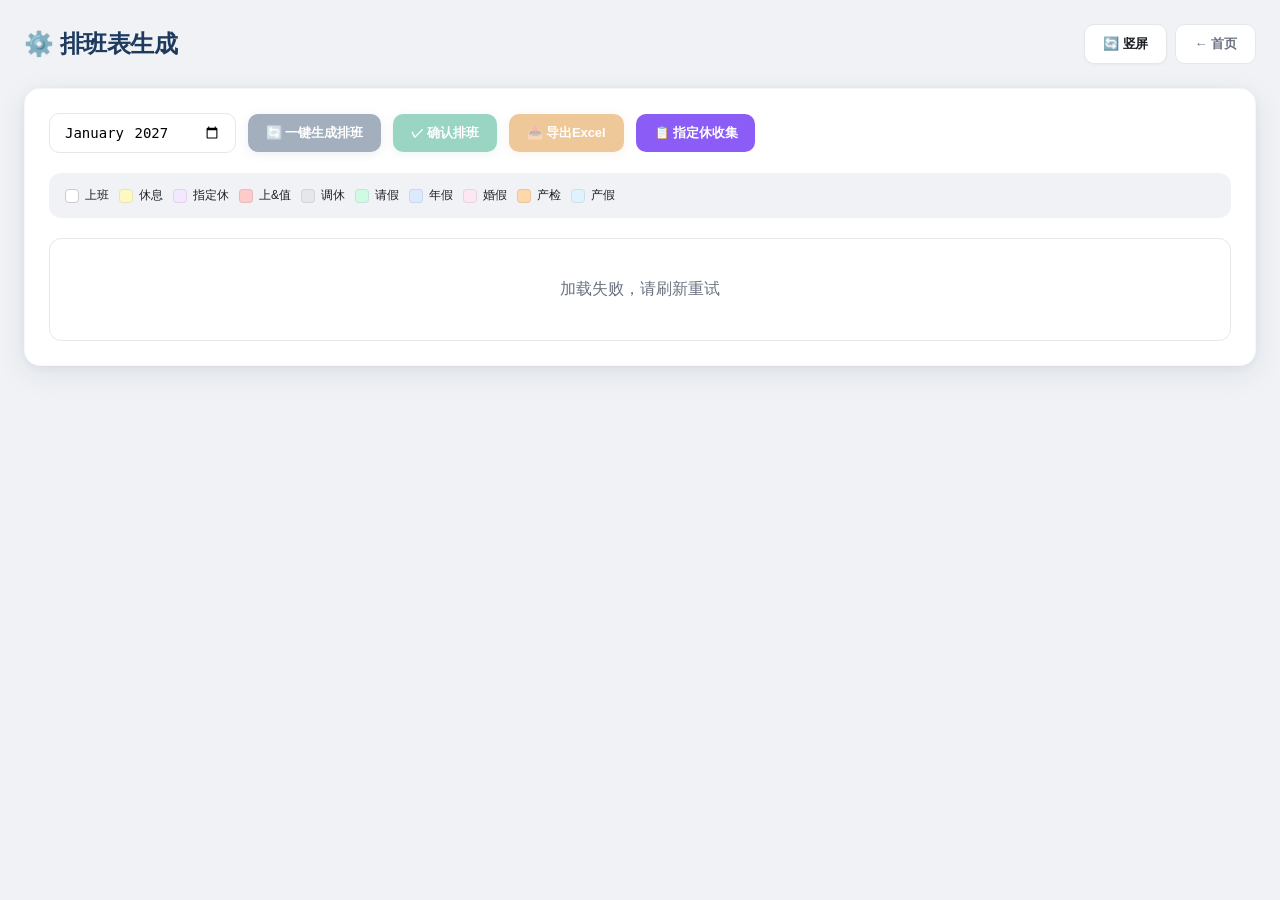
<file: 排班表生成.html>
<!DOCTYPE html>
<html lang="zh-CN">
<head>
    <meta charset="UTF-8">
    <meta name="viewport" content="width=device-width, initial-scale=1.0, user-scalable=yes, maximum-scale=5.0, minimum-scale=0.5">
    <meta http-equiv="Cache-Control" content="no-cache, no-store, must-revalidate">
    <meta http-equiv="Pragma" content="no-cache">
    <meta http-equiv="Expires" content="0">
    <title>排班表生成</title>
    <style>
        :root {
            --primary: #1e3a5f;
            --primary-light: #2d5a8e;
            --primary-lighter: #3b7dd8;
            --accent: #4f8fda;
            --primary-bg: #edf2f7;
            --success: #059669;
            --success-light: #d1fae5;
            --warning: #d97706;
            --warning-light: #fef3c7;
            --danger: #dc2626;
            --danger-light: #fef2f2;
            --bg: #f0f2f5;
            --card-bg: #ffffff;
            --text: #1a1d23;
            --text-light: #6b7280;
            --border: #e5e7eb;
            --shadow: 0 2px 8px rgba(30, 58, 95, 0.06), 0 8px 32px rgba(30, 58, 95, 0.08);
            --radius: 16px;
        }
        * { margin: 0; padding: 0; box-sizing: border-box; }
        body {
            font-family: -apple-system, BlinkMacSystemFont, "SF Pro Display", "SF Pro Text", "Helvetica Neue", "Microsoft YaHei", sans-serif;
            background: var(--bg);
            color: var(--text);
            min-height: 100vh;
            padding: 24px;
            -webkit-font-smoothing: antialiased;
            -moz-osx-font-smoothing: grayscale;
        }
        .header {
            display: flex;
            align-items: center;
            justify-content: space-between;
            margin-bottom: 24px;
            flex-wrap: wrap;
            gap: 12px;
        }
        .header h1 {
            font-size: 24px;
            font-weight: 800;
            letter-spacing: -0.5px;
            display: flex;
            align-items: center;
            gap: 10px;
            color: var(--primary);
        }
        .header-actions {
            display: flex;
            gap: 8px;
            flex-wrap: wrap;
            align-items: center;
        }
        .btn {
            padding: 10px 18px;
            border: none;
            border-radius: 10px;
            font-size: 13px;
            font-weight: 600;
            cursor: pointer;
            transition: all 0.2s ease;
            display: inline-flex;
            align-items: center;
            gap: 6px;
            white-space: nowrap;
            letter-spacing: -0.1px;
        }
        .btn:hover { transform: translateY(-1px); }
        .btn:active { transform: translateY(0); }
        .btn-primary { background: var(--primary); color: white; box-shadow: 0 2px 8px rgba(30, 58, 95, 0.2); }
        .btn-primary:hover { background: var(--primary-light); box-shadow: 0 4px 12px rgba(30, 58, 95, 0.3); }
        .btn-success { background: var(--success); color: white; box-shadow: 0 2px 8px rgba(5, 150, 105, 0.2); }
        .btn-success:hover { background: #047857; }
        .btn-warning { background: var(--warning); color: white; box-shadow: 0 2px 8px rgba(217, 119, 6, 0.2); }
        .btn-warning:hover { background: #b45309; }
        .btn-danger { background: var(--danger); color: white; box-shadow: 0 2px 8px rgba(220, 38, 38, 0.2); }
        .btn-danger:hover { background: #b91c1c; }
        .btn-outline {
            background: white;
            color: var(--text);
            border: 1px solid var(--border);
            box-shadow: 0 1px 3px rgba(0,0,0,0.04);
        }
        .btn-outline:hover { background: var(--bg); border-color: var(--primary-light); }
        .btn-back {
            background: white;
            color: var(--text-light);
            border: 1px solid var(--border);
            text-decoration: none;
            padding: 10px 18px;
            border-radius: 10px;
            font-size: 13px;
            font-weight: 600;
            display: inline-flex;
            align-items: center;
            gap: 6px;
            transition: all 0.2s ease;
        }
        .btn-back:hover { background: var(--bg); color: var(--text); }
        .btn:disabled { opacity: 0.4; cursor: not-allowed; transform: none !important; }
        .card {
            background: var(--card-bg);
            border-radius: var(--radius);
            box-shadow: var(--shadow);
            padding: 24px;
            border: 1px solid rgba(30, 58, 95, 0.04);
            margin-bottom: 24px;
        }
        .controls {
            display: flex;
            gap: 12px;
            align-items: center;
            flex-wrap: wrap;
            margin-bottom: 20px;
        }
        .controls select, .controls input {
            padding: 10px 14px;
            border: 1.5px solid var(--border);
            border-radius: 10px;
            font-size: 14px;
            font-weight: 500;
            outline: none;
            transition: border-color 0.2s;
            background: white;
        }
        .controls select:focus, .controls input:focus {
            border-color: var(--primary-light);
            box-shadow: 0 0 0 3px rgba(30, 58, 95, 0.08);
        }
        /* Legend */
        .legend {
            display: flex;
            flex-wrap: wrap;
            gap: 10px;
            margin-bottom: 20px;
            padding: 14px 16px;
            background: var(--bg);
            border-radius: 12px;
        }
        .legend-item {
            display: flex;
            align-items: center;
            gap: 6px;
            font-size: 12px;
            font-weight: 500;
            color: var(--text);
        }
        .legend-color {
            width: 14px;
            height: 14px;
            border-radius: 4px;
            border: 1px solid rgba(0,0,0,0.08);
        }
        /* Schedule Table */
        .table-wrapper {
            overflow: auto;
            -webkit-overflow-scrolling: touch;
            border-radius: 12px;
            border: 1px solid var(--border);
            max-height: 80vh;
            background: white;
        }
        .schedule-table {
            width: 100%;
            border-collapse: collapse;
            font-size: 12px;
            min-width: 900px;
        }
        .schedule-table th, .schedule-table td {
            border: 1px solid #f0f0f0;
            padding: 6px 4px;
            text-align: center;
            min-width: 44px;
            height: 34px;
            position: relative;
            font-size: 12px;
            font-weight: 500;
            white-space: nowrap;
        }
        .schedule-table th {
            background: linear-gradient(180deg, #1e3a5f 0%, #2d5a8e 100%);
            color: white;
            font-weight: 600;
            font-size: 11px;
            position: sticky;
            top: 0;
            z-index: 10;
            border-color: rgba(255,255,255,0.1);
        }
        .schedule-table th.holiday-col {
            background: linear-gradient(180deg, #9b1c1c 0%, #b91c1c 100%) !important;
            color: white;
        }
        .schedule-table th.sunday-col {
            background: linear-gradient(180deg, #9b1c1c 0%, #b91c1c 100%) !important;
            color: white !important;
        }
        .schedule-table .name-col {
            position: sticky;
            left: 0;
            background: #f8fafc;
            z-index: 5;
            min-width: 64px;
            font-weight: 700;
            font-size: 12px;
            color: var(--primary);
            border-right: 2px solid var(--border);
        }
        .schedule-table .rest-col {
            position: sticky;
            left: 64px;
            background: #f8fafc;
            z-index: 5;
            min-width: 38px;
            font-weight: 700;
            font-size: 13px;
            text-align: center;
            color: var(--primary-lighter);
            border-right: 2px solid var(--border);
        }
        .schedule-table thead th.name-col {
            z-index: 15;
            background: linear-gradient(180deg, #1e3a5f 0%, #2d5a8e 100%);
            color: white;
            border-right: 2px solid rgba(255,255,255,0.2);
        }
        .schedule-table thead th.rest-col {
            z-index: 15;
            background: linear-gradient(180deg, #1e3a5f 0%, #2d5a8e 100%);
            color: white;
            border-right: 2px solid rgba(255,255,255,0.2);
        }
        .schedule-table tbody tr:nth-child(even) {
            background: #fafbfc;
        }
        .schedule-table tbody tr:hover {
            background: #edf2f7 !important;
        }
        .schedule-table tbody tr:hover .name-col,
        .schedule-table tbody tr:hover .rest-col {
            background: #edf2f7 !important;
        }
        .schedule-table .stats-row td {
            background: #f0fdf4 !important;
            font-weight: 700;
            color: #166534;
            font-size: 12px;
        }
        .schedule-table .stats-row .name-col { background: #f0fdf4 !important; }
        .schedule-table .stats-row .rest-col { background: #f0fdf4 !important; }
        /* Status colors */
        .schedule-table td.status-work { background: #ffffff !important; color: #6b7280; }
        .schedule-table td.status-rest { background: #fef9c3 !important; color: #854d0e !important; font-weight: 700; }
        .schedule-table td.status-designated { background: #ede9fe !important; color: #5b21b6 !important; font-weight: 700; }
        .schedule-table td.status-duty { background: #fecaca !important; color: #991b1b !important; font-weight: 700; }
        .schedule-table td.status-swap { background: #e5e7eb !important; color: #374151 !important; font-weight: 700; }
        .schedule-table td.status-leave { background: #d1fae5 !important; color: #065f46 !important; font-weight: 700; }
        .schedule-table td.status-annual { background: #dbeafe !important; color: #1e40af !important; font-weight: 700; }
        .schedule-table td.status-marriage { background: #fce7f3 !important; color: #9d174d !important; font-weight: 700; }
        .schedule-table td.status-prenatal { background: #fed7aa !important; color: #9a3412 !important; font-weight: 700; }
        .schedule-table td.status-maternity { background: #e0f2fe !important; color: #075985 !important; font-weight: 700; }
        /* Editable cells */
        .schedule-table td.editable {
            cursor: pointer;
            transition: all 0.15s ease;
        }
        .schedule-table td.editable:hover {
            box-shadow: inset 0 0 0 2px var(--primary-lighter);
            border-radius: 4px;
        }
        .schedule-table td.locked {
            cursor: default;
        }
        /* Dropdown */
        .cell-dropdown {
            position: fixed;
            background: white;
            border-radius: 12px;
            box-shadow: 0 8px 32px rgba(0,0,0,0.12), 0 2px 8px rgba(0,0,0,0.06);
            border: 1px solid var(--border);
            z-index: 1000;
            min-width: 130px;
            max-height: 300px;
            overflow-y: auto;
            display: none;
            padding: 4px;
        }
        .cell-dropdown.show { display: block; }
        .cell-dropdown .option {
            padding: 10px 12px;
            font-size: 13px;
            font-weight: 500;
            cursor: pointer;
            display: flex;
            align-items: center;
            gap: 8px;
            transition: background 0.1s;
            border-radius: 8px;
        }
        .cell-dropdown .option:hover {
            background: var(--bg);
        }
        .cell-dropdown .option .dot {
            width: 12px;
            height: 12px;
            border-radius: 3px;
            flex-shrink: 0;
        }
        /* Notice */
        .notice {
            margin-top: 20px;
            padding: 14px 18px;
            background: var(--danger-light);
            border-radius: 12px;
            border-left: 4px solid var(--danger);
        }
        .notice p {
            color: #991b1b;
            font-size: 13px;
            font-weight: 700;
            margin-bottom: 6px;
        }
        .notice ul {
            color: #991b1b;
            font-size: 12px;
            margin-left: 16px;
        }
        /* Deadline notice */
        .deadline-notice {
            display: none;
            padding: 12px 18px;
            background: var(--danger-light);
            border-radius: 10px;
            color: #991b1b;
            font-size: 13px;
            font-weight: 600;
            margin-bottom: 16px;
            border-left: 4px solid var(--danger);
        }
        /* Toast */
        .toast {
            position: fixed;
            top: 24px;
            right: 24px;
            background: var(--text);
            color: white;
            padding: 14px 22px;
            border-radius: 12px;
            font-size: 14px;
            font-weight: 600;
            z-index: 2000;
            transform: translateY(-20px);
            opacity: 0;
            transition: all 0.3s ease;
            box-shadow: 0 8px 24px rgba(0,0,0,0.15);
        }
        .toast.show { transform: translateY(0); opacity: 1; }
        .toast.success { background: var(--success); }
        .toast.error { background: var(--danger); }
        /* Loading overlay */
        .loading-overlay {
            position: fixed;
            inset: 0;
            background: rgba(240, 242, 245, 0.9);
            display: flex;
            align-items: center;
            justify-content: center;
            z-index: 9999;
            font-size: 16px;
            font-weight: 600;
            color: var(--text-light);
            backdrop-filter: blur(8px);
        }
        .loading-overlay.hidden { display: none; }
        /* Responsive */
        .modal-overlay {
            display: none;
            position: fixed;
            inset: 0;
            background: rgba(0,0,0,0.4);
            z-index: 1000;
            align-items: center;
            justify-content: center;
            padding: 20px;
            backdrop-filter: blur(4px);
        }
        .modal-overlay.active { display: flex; }
        .legend-edit-row {
            display: flex;
            align-items: center;
            gap: 10px;
            padding: 10px 0;
            border-bottom: 1px solid #f0f0f0;
        }
        .legend-edit-row:last-child { border: none; }
        .legend-edit-row input[type="text"] {
            padding: 8px 12px;
            border: 1.5px solid var(--border);
            border-radius: 8px;
            font-size: 13px;
            flex: 1;
            min-width: 60px;
        }
        .legend-edit-row input[type="color"] {
            width: 36px;
            height: 36px;
            border: none;
            border-radius: 8px;
            cursor: pointer;
            padding: 2px;
        }
        .legend-edit-row .key-label {
            font-size: 11px;
            color: var(--text-light);
            min-width: 70px;
        }
        @media (max-width: 768px) {
            body { padding: 8px; }
            .header { flex-direction: column; align-items: flex-start; gap: 8px; }
            .header h1 { font-size: 18px; }
            .card { padding: 12px; border-radius: 12px; }
            .controls { flex-direction: column; align-items: stretch; gap: 8px; }
            .controls input, .controls .btn { width: 100%; }
            .legend { gap: 4px; padding: 10px; }
            .legend-item { font-size: 9px; }
            .btn { padding: 8px 12px; font-size: 12px; }
            .table-wrapper { border-radius: 8px; max-height: 70vh; }
            .schedule-table { font-size: 10px; min-width: 600px; }
            .schedule-table th, .schedule-table td {
                padding: 3px 2px;
                min-width: 32px;
                height: 28px;
                font-size: 10px;
            }
            .schedule-table .name-col { min-width: 50px; font-size: 10px; }
            .schedule-table .rest-col { min-width: 28px; font-size: 10px; left: 50px; }
            .schedule-table thead th.rest-col { left: 50px; }
            .header-actions { width: 100%; display: flex; gap: 6px; }
            .header-actions .btn-back, .header-actions .btn { flex: 1; justify-content: center; font-size: 11px; padding: 8px 6px; }
        }
        /* Vertical mode - fullscreen table only */
        body.vertical-mode .header,
        body.vertical-mode .card .controls,
        body.vertical-mode .card .legend,
        body.vertical-mode .card .notice,
        body.vertical-mode .card .deadline-notice,
        body.vertical-mode #editLegendBtn {
            display: none !important;
        }
        body.vertical-mode {
            padding: 0;
            overflow: hidden;
        }
        body.vertical-mode .card {
            padding: 0;
            margin: 0;
            border-radius: 0;
            box-shadow: none;
            border: none;
        }
        body.vertical-mode .table-wrapper {
            max-height: none;
            border-radius: 0;
            border: none;
            overflow: auto;
        }
        /* Floating exit button in vertical mode */
        .vertical-exit-btn {
            display: none;
            position: fixed;
            top: 6px;
            left: 6px;
            z-index: 9999;
            background: rgba(0,0,0,0.5);
            color: white;
            border: none;
            border-radius: 50%;
            width: 32px;
            height: 32px;
            font-size: 14px;
            font-weight: 600;
            box-shadow: 0 2px 8px rgba(0,0,0,0.3);
            cursor: pointer;
            line-height: 32px;
            text-align: center;
            padding: 0;
        }
        body.vertical-mode .vertical-exit-btn {
            display: block;
        }
    </style>
</head>
<body>
    <div class="loading-overlay" id="loadingOverlay">加载中...</div>

    <div class="header">
        <h1>⚙️ 排班表生成</h1>
        <div class="header-actions">
            <button class="btn btn-outline" onclick="toggleOrientation()" id="orientBtn">🔄 竖屏</button>
            <a href="index.html" class="btn-back">← 首页</a>
        </div>
    </div>

    <div class="card">
        <div class="controls">
            <input type="month" id="monthInput" onchange="onMonthChange()">
            <button class="btn btn-primary" id="generateBtn" onclick="generateSchedule()">🔄 一键生成排班</button>
            <button class="btn btn-success" id="confirmBtn" onclick="confirmSchedule()">✓ 确认排班</button>
            <button class="btn btn-warning" id="exportBtn" onclick="exportExcel()">📥 导出Excel</button>
            <button class="btn btn-danger" id="unlockBtn" onclick="unlockSchedule()" style="display:none">🔓 解锁编辑</button>
            <a href="员工指定休管理.html" class="btn" style="background:#8b5cf6;color:#fff;text-decoration:none;">📋 指定休收集</a>
        </div>

        <div class="deadline-notice" id="deadlineNotice">
            ⚠️ 该月份排班已过截止日期，不能再生成/编辑
        </div>

        <div class="legend" id="legendArea">
            <div class="legend-item"><div class="legend-color" style="background:#fff;border:1px solid #ccc"></div>上班</div>
            <div class="legend-item"><div class="legend-color" style="background:#fef9c3"></div>休息</div>
            <div class="legend-item"><div class="legend-color" style="background:#f3e8ff"></div>指定休</div>
            <div class="legend-item"><div class="legend-color" style="background:#fecaca"></div>上&值</div>
            <div class="legend-item"><div class="legend-color" style="background:#e5e7eb"></div>调休</div>
            <div class="legend-item"><div class="legend-color" style="background:#d1fae5"></div>请假</div>
            <div class="legend-item"><div class="legend-color" style="background:#dbeafe"></div>年假</div>
            <div class="legend-item"><div class="legend-color" style="background:#fce7f3"></div>婚假</div>
            <div class="legend-item"><div class="legend-color" style="background:#fed7aa"></div>产检</div>
            <div class="legend-item"><div class="legend-color" style="background:#e0f2fe"></div>产假</div>
            <button class="btn btn-outline" id="editLegendBtn" onclick="openLegendEditor()" style="margin-left:auto;padding:6px 12px;font-size:11px;min-height:unset;display:none;">✏️ 编辑</button>
        </div>

        <div class="table-wrapper" id="tableWrapper">
            <p style="text-align:center;padding:40px;color:var(--text-light);">选择月份后点击"一键生成排班"</p>
        </div>
    </div>

    <!-- Cell edit dropdown -->
    <div class="cell-dropdown" id="cellDropdown"></div>

    <!-- Vertical mode exit button -->
    <button class="vertical-exit-btn" onclick="toggleOrientation()">✕</button>

    <!-- Legend editor modal -->
    <div class="modal-overlay" id="legendModal">
        <div style="background:white;border-radius:16px;padding:28px;max-width:480px;width:100%;max-height:85vh;overflow-y:auto;box-shadow:0 20px 60px rgba(0,0,0,0.2);">
            <h3 style="margin-bottom:16px;font-size:17px;color:var(--primary);">编辑状态图例</h3>
            <div id="legendEditorList"></div>
            <div style="display:flex;gap:8px;justify-content:flex-end;margin-top:16px;">
                <button class="btn btn-outline" onclick="closeLegendEditor()">取消</button>
                <button class="btn btn-primary" onclick="saveLegendConfig()">保存</button>
            </div>
        </div>
    </div>

    <div class="toast" id="toast"></div>

    <script>
    // === Supabase Config ===
    const SUPABASE_URL = 'https://elyfxyrdbuykyklfjfdr.supabase.co';
    const SUPABASE_KEY = 'eyJhbGciOiJIUzI1NiIsInR5cCI6IkpXVCJ9.eyJpc3MiOiJzdXBhYmFzZSIsInJlZiI6ImVseWZ4eXJkYnV5a3lrbGZqZmRyIiwicm9sZSI6ImFub24iLCJpYXQiOjE3ODEwMDIwMjQsImV4cCI6MjA5NjU3ODAyNH0.irrMM8iKJVGnOBW6VQ4BHlkwiVIDtB97EPiHvasOWyg';

    async function supaFetch(table, options = {}) {
        const { method = 'GET', query = '', body = null, headers = {} } = options;
        const url = `${SUPABASE_URL}/rest/v1/${table}${query}`;
        const preferMap = {
            'POST': 'resolution=merge-duplicates,return=minimal',
            'PATCH': 'return=minimal',
            'DELETE': 'return=minimal'
        };
        const opts = {
            method,
            headers: {
                'apikey': SUPABASE_KEY,
                'Authorization': `Bearer ${SUPABASE_KEY}`,
                'Content-Type': 'application/json',
                'Prefer': preferMap[method] || '',
                ...headers
            }
        };
        if (body) opts.body = JSON.stringify(body);
        const res = await fetch(url, opts);
        if (method === 'GET') return res.json();
        return res;
    }

    // === Holiday Data ===
    const holidays = {
        '2025-01-01': '元旦',
        '2025-01-28': '春节', '2025-01-29': '春节', '2025-01-30': '春节', '2025-01-31': '春节',
        '2025-02-01': '春节', '2025-02-02': '春节', '2025-02-03': '春节', '2025-02-04': '春节',
        '2025-04-04': '清明', '2025-04-05': '清明', '2025-04-06': '清明',
        '2025-05-01': '劳动节', '2025-05-02': '劳动节', '2025-05-03': '劳动节',
        '2025-05-04': '劳动节', '2025-05-05': '劳动节',
        '2025-05-31': '端午', '2025-06-01': '端午', '2025-06-02': '端午',
        '2025-10-01': '国庆', '2025-10-02': '国庆', '2025-10-03': '国庆',
        '2025-10-04': '国庆', '2025-10-05': '国庆', '2025-10-06': '国庆',
        '2025-10-07': '国庆', '2025-10-08': '国庆',
        '2026-01-01': '元旦', '2026-01-02': '元旦', '2026-01-03': '元旦',
        '2026-02-17': '春节', '2026-02-18': '春节', '2026-02-19': '春节',
        '2026-02-20': '春节', '2026-02-21': '春节', '2026-02-22': '春节', '2026-02-23': '春节',
        '2026-04-05': '清明', '2026-04-06': '清明', '2026-04-07': '清明',
        '2026-05-01': '劳动节', '2026-05-02': '劳动节', '2026-05-03': '劳动节',
        '2026-06-19': '端午', '2026-06-20': '端午', '2026-06-21': '端午',
        '2026-10-01': '国庆', '2026-10-02': '国庆', '2026-10-03': '国庆',
        '2026-10-04': '国庆', '2026-10-05': '国庆', '2026-10-06': '国庆', '2026-10-07': '国庆'
    };

    const workDays = {
        '2025-01-26': true, '2025-02-08': true,
        '2025-04-27': true, '2025-05-04': true,
        '2025-09-28': true, '2025-10-11': true,
        '2026-02-14': true, '2026-02-28': true,
        '2026-10-10': true
    };

    // === Status Types ===
    let STATUS_TYPES = [
        { key: 'work', label: '上班', short: '上班', color: '#ffffff' },
        { key: 'rest', label: '休息', short: '休息', color: '#fef9c3' },
        { key: 'designated', label: '指定休', short: '指定休', color: '#f3e8ff' },
        { key: 'duty', label: '上&值', short: '上&值', color: '#fecaca' },
        { key: 'swap', label: '调休', short: '调休', color: '#e5e7eb' },
        { key: 'leave', label: '请假', short: '请假', color: '#d1fae5' },
        { key: 'annual', label: '年假', short: '年假', color: '#dbeafe' },
        { key: 'marriage', label: '婚假', short: '婚假', color: '#fce7f3' },
        { key: 'prenatal', label: '产检', short: '产检', color: '#fed7aa' },
        { key: 'maternity', label: '产假', short: '产假', color: '#e0f2fe' }
    ];

    // Load custom status config from Supabase
    async function loadStatusConfig() {
        try {
            const data = await supaFetch('settings', { query: '?key=eq.status_types&select=value' });
            if (data.length > 0 && Array.isArray(data[0].value)) {
                STATUS_TYPES = data[0].value;
            }
        } catch(e) {}
        refreshLegendDisplay();
    }

    function refreshLegendDisplay() {
        const area = document.getElementById('legendArea');
        const editBtn = area.querySelector('#editLegendBtn');
        // Remove old items
        area.querySelectorAll('.legend-item').forEach(el => el.remove());
        // Re-insert before editBtn
        STATUS_TYPES.forEach(st => {
            const div = document.createElement('div');
            div.className = 'legend-item';
            const borderStyle = st.color === '#ffffff' ? 'border:1px solid #ccc' : '';
            div.innerHTML = `<div class="legend-color" style="background:${st.color};${borderStyle}"></div>${st.label}`;
            area.insertBefore(div, editBtn);
        });
    }

    function openLegendEditor() {
        renderLegendEditorList();
        document.getElementById('legendModal').classList.add('active');
    }

    function renderLegendEditorList() {
        const list = document.getElementById('legendEditorList');
        // work/rest/designated/duty are core, cannot delete
        const coreKeys = ['work', 'rest', 'designated', 'duty'];
        list.innerHTML = STATUS_TYPES.map((st, i) => `
            <div class="legend-edit-row" data-index="${i}">
                <input type="color" id="legendColor${i}" value="${st.color === '#ffffff' ? '#ffffff' : st.color}">
                <input type="text" id="legendLabel${i}" value="${st.label}" placeholder="显示名称" style="flex:1;">
                ${coreKeys.includes(st.key) ? '<span style="font-size:10px;color:#aaa;min-width:40px;">核心</span>' : `<button class="btn btn-danger" onclick="deleteLegendItem(${i})" style="padding:4px 8px;font-size:11px;min-height:unset;">删除</button>`}
            </div>
        `).join('') + `
            <div style="margin-top:12px;">
                <button class="btn btn-outline" onclick="addLegendItem()" style="width:100%;padding:8px;font-size:13px;">＋ 新增状态</button>
            </div>
        `;
    }

    function addLegendItem() {
        const newKey = 'custom_' + Date.now();
        STATUS_TYPES.push({ key: newKey, label: '新状态', short: '新状态', color: '#e2e8f0' });
        renderLegendEditorList();
    }

    function deleteLegendItem(index) {
        if (!confirm('确定删除"' + STATUS_TYPES[index].label + '"？')) return;
        STATUS_TYPES.splice(index, 1);
        renderLegendEditorList();
    }

    function closeLegendEditor() {
        document.getElementById('legendModal').classList.remove('active');
    }

    async function saveLegendConfig() {
        // Read current values from inputs
        const list = document.getElementById('legendEditorList');
        const rows = list.querySelectorAll('.legend-edit-row');
        rows.forEach((row, i) => {
            const colorInput = row.querySelector('input[type="color"]');
            const labelInput = row.querySelector('input[type="text"]');
            if (colorInput && labelInput && STATUS_TYPES[i]) {
                STATUS_TYPES[i].color = colorInput.value;
                STATUS_TYPES[i].label = labelInput.value;
                STATUS_TYPES[i].short = labelInput.value;
            }
        });
        // Save to Supabase
        try {
            await supaFetch('settings', {
                method: 'POST',
                headers: { 'Prefer': 'resolution=merge-duplicates' },
                body: JSON.stringify({ key: 'status_types', value: STATUS_TYPES })
            });
            showToast('图例配置已保存', 'success');
        } catch(e) {
            showToast('保存失败', 'error');
        }
        refreshLegendDisplay();
        closeLegendEditor();
        // Re-render table if exists
        if (Object.keys(scheduleData).length > 0) {
            renderTable();
        }
    }

    // === Default Employees ===
    const DEFAULT_EMPLOYEES = [
        { name: '谢焕君', group: '经理' },
        { name: '陈文童', group: '主管' },
        { name: '付新远', group: '主管' },
        { name: '林创武', group: '到货' },
        { name: '李亚景', group: '到货' },
        { name: '迟喻阳', group: '到货' },
        { name: '蒋能', group: '到货' },
        { name: '林镇兴', group: '主管' },
        { name: '林佗贵', group: '发货' },
        { name: '吴兴义', group: '发货' },
        { name: '吴兴浪', group: '发货' },
        { name: '刘少东', group: '发货' },

        { name: '陈安然', group: '发货' },
        { name: '黄丽情', group: '发货' },
        { name: '崔斯欣', group: '发货' }
    ];

    // === State ===
    let employees = [];
    // 员工名→ID映射
    let empNameToId = {};
    let empIdToName = {};
    async function loadEmployeeMapping() {
        try {
            const data = await supaFetch('employees', { query: '?select=id,name' });
            data.forEach(r => { empNameToId[r.name] = r.id; empIdToName[r.id] = r.name; });
        } catch (e) { console.error('Failed to load employee mapping:', e); }
    }

        let currentYear = 0;
    let currentMonth = 0;
    let scheduleData = {}; // { name: [status for each day 1-31] }
    let isLocked = false;
    let currentTotalRest = 4; // 当月应休天数（全局）
    let collectedLeaveCells = {}; // { "员工名_天": true } - 从指定休收集来的，不可编辑
    let activeDropdown = null;
    let isCurrentUserAdmin = false;

    // === Admin Check ===
    const DEFAULT_ADMINS = ['谢焕君'];
    async function checkAdmin() {
        const currentUser = localStorage.getItem('last_selected_employee');
        let adminList = [...DEFAULT_ADMINS];
        try {
            const data = await supaFetch('settings', { query: '?key=eq.admin_list&select=value' });
            if (data.length > 0) adminList = data[0].value;
        } catch (e) {}
        isCurrentUserAdmin = currentUser && adminList.includes(currentUser);
    }

    // === Init ===
    async function init() {
        try {
            await loadEmployees();
            await loadEmployeeMapping();
            await checkAdmin();
            await loadStatusConfig();
            setDefaultMonth();
            await loadScheduleIfExists();
            // Show legend edit button for admin
            if (isCurrentUserAdmin) {
                document.getElementById('editLegendBtn').style.display = 'inline-flex';
            }
        } catch (e) {
            console.error('Init error:', e);
        }
        document.getElementById('loadingOverlay').classList.add('hidden');
        document.addEventListener('click', (e) => {
            if (!e.target.closest('.cell-dropdown') && !e.target.closest('.editable')) {
                hideDropdown();
            }
        });
    }

    async function loadEmployees() {
        try {
            const data = await supaFetch('settings', { query: '?key=eq.employee_list&select=value' });
            if (data.length > 0 && data[0].value) {
                employees = data[0].value;
            } else {
                employees = [...DEFAULT_EMPLOYEES];
            }
        } catch (e) {
            console.error('Failed to load employees:', e);
            employees = [...DEFAULT_EMPLOYEES];
        }
    }

    function setDefaultMonth() {
        const now = new Date();
        const currentDay = now.getDate();
        let year = now.getFullYear();
        let month = now.getMonth() + 1; // 当前月

        // 默认显示下个月（排班一般是提前排下月的）
        // 如果已过当月最后一天（即排班截止日），显示下个月
        month += 1;
        if (month > 12) {
            month = 1;
            year += 1;
        }

        currentYear = year;
        currentMonth = month;
        document.getElementById('monthInput').value = `${currentYear}-${String(currentMonth).padStart(2, '0')}`;
    }

    async function onMonthChange() {
        const val = document.getElementById('monthInput').value;
        if (val) {
            const [y, m] = val.split('-').map(Number);
            currentYear = y;
            currentMonth = m;
            await loadScheduleIfExists();
        }
    }

    async function loadScheduleIfExists() {
        try {
            const monthStr = `${currentYear}-${String(currentMonth).padStart(2, '0')}`;
            const data = await supaFetch('schedules', {
                query: `?employee_id=is.null&month=eq.${monthStr}&select=schedule&order=created_at.desc&limit=1`
            });
            if (data.length > 0 && data[0].schedule && data[0].schedule.data && Object.keys(data[0].schedule.data).length > 0) {
                // 有数据就加载（无论锁定与否）
                scheduleData = data[0].schedule.data || {};
                isLocked = data[0].schedule.locked || false;
                // 同步加载应休天数
                try {
                    const totalRestKey = `total_rest_days_${currentYear}_${currentMonth}`;
                    const restData = await supaFetch('settings', { query: `?key=eq.${encodeURIComponent(totalRestKey)}&select=value` });
                    if (restData.length > 0 && restData[0].value !== null) {
                        currentTotalRest = parseInt(restData[0].value) || 4;
                    }
                } catch (e) {}
                // 加载指定休收集数据，标记不可编辑单元格
                await loadCollectedLeaveCells();
                renderTable();
                updateButtonStates();
            } else {
                // 未确认或不存在则不显示
                scheduleData = {};
                isLocked = false;
                const deadlinePassed = isScheduleDeadlinePassed();
                const msg = deadlinePassed
                    ? `${currentYear}年${currentMonth}月暂无已确认的排班`
                    : '点击"一键生成排班"生成后确认即可发布';
                document.getElementById('tableWrapper').innerHTML =
                    `<p style="text-align:center;padding:40px;color:var(--text-light);">${msg}</p>`;
                updateButtonStates();
            }
        } catch (e) {
            console.error('Failed to load schedule:', e);
            scheduleData = {};
            isLocked = false;
            document.getElementById('tableWrapper').innerHTML =
                '<p style="text-align:center;padding:40px;color:var(--text-light);">加载失败，请刷新重试</p>';
            updateButtonStates();
        }
    }

    // === 判断排班截止时间（变更3）===
    // 规则：N月的排班表，必须在 N-1月的最后一天（23:59:59）前完成
    function isScheduleDeadlinePassed() {
        const now = new Date();
        // 目标月份为 currentYear/currentMonth
        // 截止日为上个月最后一天
        const lastDayOfPrevMonth = new Date(currentYear, currentMonth - 1, 0, 23, 59, 59);
        return now > lastDayOfPrevMonth;
    }

    // 加载指定休收集的假期数据，标记为不可编辑
    async function loadCollectedLeaveCells() {
        collectedLeaveCells = {};
        try {
            const monthStr = `${currentYear}-${String(currentMonth).padStart(2, '0')}`;
            const drData = await supaFetch('designated_rest', {
                query: `?month=eq.${monthStr}&select=employee_id,dates,leave_types`
            });
            for (const record of drData) {
                if (!record.dates || record.dates.length === 0) continue;
                const leaveTypes = record.leave_types || {};

                record.dates.forEach(d => {
                    const type = leaveTypes[String(d)] || 'designated';
                    // 所有从收集来的假期都锁定
                    collectedLeaveCells[`${(empIdToName[record.employee_id] || record.employee_id)}_${d}`] = true;
                });
            }
        } catch (e) {
            console.error('Failed to load collected leave cells:', e);
        }
    }
    function updateButtonStates() {
        const deadlinePassed = isScheduleDeadlinePassed();
        const deadlineNotice = document.getElementById('deadlineNotice');

        // 显示截止提示
        if (deadlinePassed && !isLocked) {
            deadlineNotice.style.display = 'block';
            let prevMonth = currentMonth - 1;
            let prevYear = currentYear;
            if (prevMonth <= 0) { prevMonth = 12; prevYear--; }
            deadlineNotice.innerHTML = `⚠️ ${currentYear}年${currentMonth}月的排班已过截止日期（截止日：${prevYear}年${prevMonth}月最后一天），不能再生成/编辑`;
        } else {
            deadlineNotice.style.display = 'none';
        }

        // 非管理员不能操作生成、确认、解锁
        const canOperate = isCurrentUserAdmin;
        document.getElementById('generateBtn').disabled = !canOperate || deadlinePassed || isLocked;
        document.getElementById('confirmBtn').disabled = !canOperate || deadlinePassed || isLocked || Object.keys(scheduleData).length === 0;
        document.getElementById('exportBtn').disabled = Object.keys(scheduleData).length === 0;
        document.getElementById('unlockBtn').style.display = (canOperate && isLocked && !deadlinePassed) ? 'inline-flex' : 'none';
    }

    // === Generate Schedule ===
    async function generateSchedule() {
        if (isScheduleDeadlinePassed()) {
            showToast('已过截止日期，不可生成排班', 'error');
            return;
        }
        if (isLocked) {
            showToast('排班已锁定，请先解锁', 'error');
            return;
        }

        const daysInMonth = new Date(currentYear, currentMonth, 0).getDate();

        // Load totalRest from settings
        let totalRest = 4;
        try {
            const totalRestKey = `total_rest_days_${currentYear}_${currentMonth}`;
            const restData = await supaFetch('settings', { query: `?key=eq.${encodeURIComponent(totalRestKey)}&select=value` });
            if (restData.length > 0 && restData[0].value !== null) {
                totalRest = parseInt(restData[0].value) || 4;
            }
        } catch (e) {
            console.error('Failed to load total rest days:', e);
        }
        currentTotalRest = totalRest; // 同步到全局

        // Load designated rest from Supabase
        let designatedRestMap = {}; // { empName: [days] } - 指定休（占用应休）
        let leaveMap = {}; // { empName: { day: type } } - 其他假期（不占应休）
        try {
            const monthStr = `${currentYear}-${String(currentMonth).padStart(2, '0')}`;
            const drData = await supaFetch('designated_rest', {
                query: `?month=eq.${monthStr}&select=employee_id,dates,leave_types`
            });

            for (const record of drData) {
                if (!record.dates || record.dates.length === 0) continue;
                const leaveTypes = record.leave_types || {};

                const designatedDays = [];
                const otherLeaves = {};
                record.dates.forEach(d => {
                    const type = leaveTypes[String(d)] || 'designated';
                    if (type === 'designated') {
                        designatedDays.push(d);
                    } else {
                        otherLeaves[d] = type;
                    }
                });
                if (designatedDays.length > 0) {
                    designatedRestMap[(empIdToName[record.employee_id] || record.employee_id)] = designatedDays;
                }
                if (Object.keys(otherLeaves).length > 0) {
                    leaveMap[(empIdToName[record.employee_id] || record.employee_id)] = otherLeaves;
                }
            }
        } catch (e) {
            console.error('Failed to load designated rest:', e);
        }

        // 记录从指定休收集来的单元格（不可手动编辑）
        collectedLeaveCells = {};
        for (const [empName, days] of Object.entries(designatedRestMap)) {
            days.forEach(d => { collectedLeaveCells[`${empName}_${d}`] = true; });
        }
        for (const [empName, leaves] of Object.entries(leaveMap)) {
            Object.keys(leaves).forEach(d => { collectedLeaveCells[`${empName}_${d}`] = true; });
        }

        // Initialize schedule - all work
        scheduleData = {};
        employees.forEach(emp => {
            scheduleData[emp.name] = new Array(daysInMonth).fill('work');
        });


        // ========== 排班算法 ==========
        // 规则：
        // 1. 周一全员不休
        // 2. 周日排8人休息（谢焕君固定周日休）
        // 3. 其他休息天随机均匀分到周二~周六
        // 4. 每人休息天数 = 应休天数（totalRest）
        // 5. 值班连续轮值

        // 1. 写入指定休（占用应休天数）
        for (const [empName, days] of Object.entries(designatedRestMap)) {
            if (!scheduleData[empName]) continue;
            days.forEach(d => {
                if (d >= 1 && d <= daysInMonth) {
                    scheduleData[empName][d - 1] = 'designated';
                }
            });
        }

        // 1.5 写入其他假期（不占用应休天数）
        // 假期状态用对应类型名存储
        for (const [empName, leaves] of Object.entries(leaveMap)) {
            if (!scheduleData[empName]) continue;
            for (const [day, type] of Object.entries(leaves)) {
                const d = parseInt(day);
                if (d >= 1 && d <= daysInMonth) {
                    scheduleData[empName][d - 1] = type; // 'transfer', 'leave', 'annual', etc.
                }
            }
        }

        // 2. 谢焕君：周日休息（受应休天数限制）
        if (scheduleData['谢焕君']) {
            const xieDesignatedCount = (designatedRestMap['谢焕君'] || []).length;
            const xieCurrentRest = scheduleData['谢焕君'].filter(s => s === 'rest' || s === 'designated').length;
            const xieRemaining = Math.max(0, totalRest - xieCurrentRest);

            const availableSundays = [];
            for (let d = 1; d <= daysInMonth; d++) {
                const dow = new Date(currentYear, currentMonth - 1, d).getDay();
                const dateStr = `${currentYear}-${String(currentMonth).padStart(2, '0')}-${String(d).padStart(2, '0')}`;
                if (dow === 0 && !workDays[dateStr] && scheduleData['谢焕君'][d - 1] === 'work') {
                    availableSundays.push(d);
                }
            }

            if (!xieDesignatedCount) {
                // 没指定休：所有周日排休（不超应休天数）
                availableSundays.slice(0, totalRest).forEach(d => {
                    scheduleData['谢焕君'][d - 1] = 'rest';
                });
            } else {
                // 有指定休：剩余用周日补
                availableSundays.slice(0, xieRemaining).forEach(d => {
                    scheduleData['谢焕君'][d - 1] = 'rest';
                });
            }
        }

        const weekdayMaxRest = 2; // 周二~周六每天最多2人休息
        const sundayMaxRest = 8; // 周日最多8人休息

        // ========== v10 排班核心算法 ==========
        // 原则：硬约束必须满足，软约束尽量满足
        // 硬约束：1.每人连续上班≤6天 2.周一全员不休 3.每人总休=应休天数
        // 软约束：1.值班均匀分散 2.每天休息人数均衡 3.休息间隔均匀
        
        // --- 辅助函数 ---
        function getDow(day) { return new Date(currentYear, currentMonth - 1, day).getDay(); }
        function getDateStr(day) { return `${currentYear}-${String(currentMonth).padStart(2, '0')}-${String(day).padStart(2, '0')}`; }
        function isMonday(day) { return getDow(day) === 1; }
        function isSunday(day) { return getDow(day) === 0; }
        function isWorkDay(day) { return !!workDays[getDateStr(day)]; } // 法定调休工作日
        
        // --- 值班分配（均匀分散到全月） ---
        const dutyExclude = ['谢焕君', '付新远', '陈文童', '陈安然', '黄丽情', '崔斯欣', '林镇兴'];
        const dutyEligible = employees.filter(e => !dutyExclude.includes(e.name)).map(e => e.name);
        const totalDutyDays = daysInMonth;
        const baseDuty = Math.floor(totalDutyDays / dutyEligible.length);
        const extraDuty = totalDutyDays % dutyEligible.length;
        const shuffledEligible = [...dutyEligible].sort(() => Math.random() - 0.5);
        const dutyTargets = {};
        shuffledEligible.forEach((name, idx) => {
            dutyTargets[name] = baseDuty + (idx < extraDuty ? 1 : 0);
        });
        
        // 值班用"连续块轮值"分配 — 每人连续值班几天再换下一个人
        // 打乱顺序保证公平，按顺序轮值
        let dutyCursor = 0;
        for (const name of shuffledEligible) {
            let assigned = 0;
            while (assigned < dutyTargets[name] && dutyCursor < daysInMonth) {
                if (scheduleData[name][dutyCursor] === 'work') {
                    scheduleData[name][dutyCursor] = 'duty';
                    assigned++;
                }
                dutyCursor++;
            }
        }

        // --- 休息分配（v10：约束传播+贪心） ---
        // 每天可休人数上限
        function getRestLimit(day) {
            if (isMonday(day) || isWorkDay(day)) return 0;
            return isSunday(day) ? sundayMaxRest : weekdayMaxRest;
        }
        // 统计某天已有休息人数
        function countResting(dayIdx) {
            return employees.filter(e => {
                const s = scheduleData[e.name][dayIdx];
                return s === 'rest' || s === 'designated';
            }).length;
        }
        // 获取某人的连续上班最长段
        function getStreaks(empName) {
            const schedule = scheduleData[empName];
            const streaks = [];
            let start = -1, len = 0;
            for (let d = 0; d <= daysInMonth; d++) {
                const s = d < daysInMonth ? schedule[d] : 'x';
                if (s === 'work' || s === 'duty') {
                    if (len === 0) start = d;
                    len++;
                } else {
                    if (len > 0) streaks.push({start, len});
                    len = 0;
                }
            }
            return streaks;
        }
        function getMaxStreak(empName) {
            return getStreaks(empName).reduce((max, s) => Math.max(max, s.len), 0);
        }
        
        // 谢焕君：周日固定休
        if (scheduleData['谢焕君']) {
            const xieCurrentRest = scheduleData['谢焕君'].filter(s => s === 'rest' || s === 'designated').length;
            let xieRemaining = Math.max(0, totalRest - xieCurrentRest);
            for (let d = 1; d <= daysInMonth && xieRemaining > 0; d++) {
                if (isSunday(d) && !isWorkDay(d) && scheduleData['谢焕君'][d-1] === 'work') {
                    scheduleData['谢焕君'][d-1] = 'rest';
                    xieRemaining--;
                }
            }
        }
        
        // 周日分配：优先让需要休息的人在周日休
        for (let d = 1; d <= daysInMonth; d++) {
            if (!isSunday(d) || isWorkDay(d)) continue;
            const limit = sundayMaxRest;
            let current = countResting(d - 1);
            // 每次重新计算候选人（严格检查placed < totalRest）
            const candidates = employees
                .filter(e => {
                    if (scheduleData[e.name][d-1] !== 'work') return false;
                    const placed = scheduleData[e.name].filter(s => s === 'rest' || s === 'designated').length;
                    return placed < totalRest;
                })
                .sort((a, b) => {
                    const aPlaced = scheduleData[a.name].filter(s => s === 'rest' || s === 'designated').length;
                    const bPlaced = scheduleData[b.name].filter(s => s === 'rest' || s === 'designated').length;
                    return aPlaced - bPlaced; // 休最少的优先
                });
            for (const emp of candidates) {
                if (current >= limit) break;
                // 再次确认不超额（因为同一轮循环中可能已经被其他周日分配过了）
                const currentPlaced = scheduleData[emp.name].filter(s => s === 'rest' || s === 'designated').length;
                if (currentPlaced >= totalRest) continue;
                scheduleData[emp.name][d-1] = 'rest';
                current++;
            }
        }
        
        // 平日分配：为每人分配剩余休息天，优先打断最长连续段
        for (const emp of employees) {
            const schedule = scheduleData[emp.name];
            let placed = schedule.filter(s => s === 'rest' || s === 'designated').length;
            let remaining = totalRest - placed;
            
            for (let iter = 0; iter < remaining + 50 && placed < totalRest; iter++) {
                placed = schedule.filter(s => s === 'rest' || s === 'designated').length;
                if (placed >= totalRest) break;
                
                // 找最长连续段，在中间插入休息
                const streaks = getStreaks(emp.name).filter(s => s.len >= 2);
                streaks.sort((a, b) => b.len - a.len);
                
                let bestDay = -1;
                for (const streak of streaks) {
                    // 在段中间偏后位置插入（第5-6天位置打断）
                    const mid = streak.start + Math.min(5, Math.floor(streak.len / 2));
                    // 从mid向两侧搜索可用天
                    for (let offset = 0; offset < streak.len; offset++) {
                        for (const dir of [0, -1, 1]) {
                            const tryDay = mid + (dir === 0 ? 0 : dir * offset);
                            if (tryDay < streak.start || tryDay >= streak.start + streak.len) continue;
                            if (tryDay < 0 || tryDay >= daysInMonth) continue;
                            if (schedule[tryDay] !== 'work') continue; // 不动duty
                            if (isMonday(tryDay + 1) || isWorkDay(tryDay + 1)) continue;
                            if (countResting(tryDay) >= getRestLimit(tryDay + 1)) continue;
                            bestDay = tryDay;
                            break;
                        }
                        if (bestDay >= 0) break;
                    }
                    if (bestDay >= 0) break;
                }
                
                // 如果没找到（所有段都满了），找任意可用天
                if (bestDay < 0) {
                    for (let d = 0; d < daysInMonth; d++) {
                        if (schedule[d] !== 'work') continue;
                        if (isMonday(d + 1) || isWorkDay(d + 1)) continue;
                        if (countResting(d) >= getRestLimit(d + 1)) continue;
                        bestDay = d;
                        break;
                    }
                }
                
                if (bestDay >= 0) {
                    schedule[bestDay] = 'rest';
                    placed++;
                } else {
                    break; // 无法再分配
                }
            }
        }
        
        // --- 硬约束修复：确保所有人连续≤6天（通过交换rest位置，不新增rest） ---
        for (let pass = 0; pass < 500; pass++) {
            let anyViolation = false;
            for (const emp of employees) {
                const maxS = getMaxStreak(emp.name);
                if (maxS <= 6) continue;
                anyViolation = true;
                const schedule = scheduleData[emp.name];
                const streaks = getStreaks(emp.name).filter(s => s.len > 6);
                if (streaks.length === 0) continue;
                const longest = streaks[0];
                
                // 策略：把段外一个rest移到段内第5-6天位置
                let insertPos = -1;
                for (let pos = longest.start + 5; pos < longest.start + longest.len && pos < daysInMonth; pos++) {
                    if (schedule[pos] === 'work' && !isMonday(pos + 1) && !isWorkDay(pos + 1)) {
                        insertPos = pos;
                        break;
                    }
                }
                if (insertPos < 0) {
                    for (let pos = longest.start + 4; pos >= longest.start + 3; pos--) {
                        if (pos < 0 || pos >= daysInMonth) continue;
                        if (schedule[pos] === 'work' && !isMonday(pos + 1) && !isWorkDay(pos + 1)) {
                            insertPos = pos;
                            break;
                        }
                    }
                }
                if (insertPos < 0) continue;
                
                // 找段外一个rest交换回work
                let swapDay = -1;
                for (let sd = 0; sd < daysInMonth; sd++) {
                    if (sd >= longest.start && sd < longest.start + longest.len) continue;
                    if (schedule[sd] !== 'rest') continue;
                    if (isSunday(sd + 1)) continue; // 不动周日的rest
                    // 确认移走后不会造成新的>6天连续
                    schedule[sd] = 'work';
                    const newMax = getMaxStreak(emp.name);
                    schedule[sd] = 'rest';
                    if (newMax <= 6) { swapDay = sd; break; }
                }
                if (swapDay >= 0) {
                    schedule[insertPos] = 'rest';
                    schedule[swapDay] = 'work';
                }
                // 无法交换时不额外加rest（宁可连续>6天也不超总休天数）
            }
            if (!anyViolation) break;
        }

        // === 最终保障：强制每人rest+designated = totalRest ===
        for (const emp of employees) {
            const schedule = scheduleData[emp.name];
            let restDays = [];
            for (let d = 0; d < daysInMonth; d++) {
                if (schedule[d] === 'rest') restDays.push(d);
            }
            const designated = schedule.filter(s => s === 'designated').length;
            const target = Math.max(0, totalRest - designated);
            // 多了就移除（从最不重要的位置移除：非打断连续段的rest）
            while (restDays.length > target) {
                // 移除最后一个rest（最不影响的）
                const removeIdx = restDays.pop();
                schedule[removeIdx] = 'work';
            }
        }

        // 生成后立刻保存到数据库（草稿状态），刷新不会丢失
        await saveScheduleToSupabase(false);
        renderTable();
        updateButtonStates();
        showToast('排班表已生成（草稿），请检查后点击"确认排班"', 'success');
    }

    async function saveScheduleToSupabase(locked) {
        try {
            const monthStr = `${currentYear}-${String(currentMonth).padStart(2, '0')}`;
            // 先尝试PATCH更新已有记录
            const patchRes = await supaFetch('schedules', {
                method: 'PATCH',
                query: `?employee_id=is.null&month=eq.${monthStr}`,
                body: {
                    schedule: { data: scheduleData, locked: locked },
                    updated_at: new Date().toISOString()
                }
            });
            // 检查是否存在记录，不存在则插入
            const check = await supaFetch('schedules', {
                query: `?employee_id=is.null&month=eq.${monthStr}&select=id`
            });
            if (check.length === 0) {
                // 不存在，需要插入
                await supaFetch('schedules', {
                    method: 'POST',
                    body: {
                        employee_id: null,
                        month: monthStr,
                        schedule: { data: scheduleData, locked: locked }
                    }
                });
            }
        } catch (e) {
            console.error('Failed to save schedule:', e);
            showToast('保存失败', 'error');
        }
    }

    // === Render Table ===
    function renderTable() {
        const daysInMonth = new Date(currentYear, currentMonth, 0).getDate();
        const wrapper = document.getElementById('tableWrapper');
        const deadlinePassed = isScheduleDeadlinePassed();

        let html = '<table class="schedule-table"><thead><tr><th class="name-col">姓名</th><th class="rest-col">休息</th>';

        for (let d = 1; d <= daysInMonth; d++) {
            const dateStr = `${currentYear}-${String(currentMonth).padStart(2, '0')}-${String(d).padStart(2, '0')}`;
            const dow = new Date(currentYear, currentMonth - 1, d).getDay();
            const dowLabels = ['日', '一', '二', '三', '四', '五', '六'];
            const isHoliday = !!holidays[dateStr];

            const isSunday = (dow === 0);
            const thClass = isHoliday ? 'holiday-col' : (isSunday ? 'sunday-col' : '');
            html += `<th class="${thClass}" title="${holidays[dateStr] || ''}">${d}<br><span style="font-size:9px;font-weight:400;">${dowLabels[dow]}</span></th>`;
        }
        html += '</tr></thead><tbody>';

        employees.forEach(emp => {
            if (!scheduleData[emp.name]) return;
            // 计算休息总天数（rest + designated）
            const restTotal = scheduleData[emp.name].filter(s => s === 'rest' || s === 'designated').length;
            html += `<tr><td class="name-col">${emp.name}</td><td class="rest-col">${restTotal}</td>`;

            for (let d = 1; d <= daysInMonth; d++) {
                const status = scheduleData[emp.name][d - 1] || 'work';
                const statusInfo = STATUS_TYPES.find(s => s.key === status) || STATUS_TYPES[0];
                // 从指定休收集来的假期不可编辑
                const isCollected = collectedLeaveCells[`${emp.name}_${d}`];
                const canEdit = isCurrentUserAdmin && !isLocked && !deadlinePassed && !isCollected;
                const cellClass = canEdit ? 'editable' : 'locked';

                html += `<td class="${cellClass}" style="background:${statusInfo.color} !important;font-weight:${status === 'work' ? '400' : '700'};" data-name="${emp.name}" data-day="${d}" data-status="${status}"
                    ${canEdit ? `onclick="openCellEdit(event, '${emp.name}', ${d})"` : ''}>
                    ${statusInfo.short}</td>`;
            }
            html += '</tr>';
        });

        // Stats row
        html += '<tr class="stats-row"><td class="name-col" style="background:#f0fdf4;">上班人数</td><td class="rest-col" style="background:#f0fdf4;"></td>';
        for (let d = 1; d <= daysInMonth; d++) {
            let workCount = 0;
            employees.forEach(emp => {
                if (!scheduleData[emp.name]) return;
                const s = scheduleData[emp.name][d - 1];
                if (s === 'work' || s === 'duty') workCount++;
            });
            html += `<td>${workCount}</td>`;
        }
        html += '</tr>';

        html += '</tbody></table>';
        wrapper.innerHTML = html;
    }

    // === Cell Edit Dropdown ===
    function openCellEdit(event, name, day) {
        if (isLocked) return;
        if (isScheduleDeadlinePassed()) {
            showToast('已过截止日期，无法编辑', 'error');
            return;
        }
        event.stopPropagation();

        const dropdown = document.getElementById('cellDropdown');

        if (isVertical) {
            // 竖屏模式：dropdown放在wrapper内部，跟随表格旋转
            const wrapper = document.getElementById('tableWrapper');
            if (!wrapper.contains(dropdown)) {
                wrapper.appendChild(dropdown);
            }
            dropdown.style.position = 'absolute';
            const rect = event.target.getBoundingClientRect();
            const wrapperRect = wrapper.getBoundingClientRect();
            // 计算相对于wrapper的位置（wrapper已旋转）
            const scrollLeft = wrapper.scrollLeft;
            const scrollTop = wrapper.scrollTop;
            const cellRect = event.target.getBoundingClientRect();
            // 使用wrapper内的相对坐标
            let top = event.target.offsetTop + event.target.offsetHeight + 2;
            let left = event.target.offsetLeft;
            if (top + 280 > wrapper.scrollTop + wrapper.clientHeight) {
                top = event.target.offsetTop - 280;
            }
            dropdown.style.top = Math.max(4, top) + 'px';
            dropdown.style.left = Math.max(4, left) + 'px';
        } else {
            // 横屏模式：dropdown在body下，position:fixed
            if (dropdown.parentElement !== document.body) {
                document.body.appendChild(dropdown);
            }
            dropdown.style.position = 'fixed';
            const rect = event.target.getBoundingClientRect();
            let top = rect.bottom + 4;
            let left = rect.left;
            if (top + 280 > window.innerHeight) top = rect.top - 280;
            if (left + 120 > window.innerWidth) left = window.innerWidth - 130;
            dropdown.style.top = Math.max(4, top) + 'px';
            dropdown.style.left = Math.max(4, left) + 'px';
        }

        dropdown.innerHTML = STATUS_TYPES.map(st =>
            `<div class="option" onclick="setCellStatus('${name}', ${day}, '${st.key}')">
                <div class="dot" style="background:${st.color};border:1px solid rgba(0,0,0,0.15)"></div>
                ${st.label}
            </div>`
        ).join('');

        dropdown.classList.add('show');
        activeDropdown = { name, day };
    }

    function hideDropdown() {
        document.getElementById('cellDropdown').classList.remove('show');
        activeDropdown = null;
    }

    async function setCellStatus(name, day, status) {
        const oldStatus = scheduleData[name][day - 1];
        scheduleData[name][day - 1] = status;
        // 检查休息总天数是否超过应休天数
        const restCount = scheduleData[name].filter(s => s === 'rest' || s === 'designated').length;
        if (restCount > currentTotalRest) {
            // 弹出模态提醒，阻止其他操作，关闭后恢复原状态
            hideDropdown();
            renderTable();
            const cell = document.querySelector(`td[data-name="${name}"][data-day="${day}"]`);
            showCellWarning(cell, `${name} 休息${restCount}天，超出应休${currentTotalRest}天`, () => {
                // 关闭回调：恢复之前的状态
                scheduleData[name][day - 1] = oldStatus;
                renderTable();
            });
            return;
        }
        // 编辑后自动保存到数据库（草稿模式也保存，防止刷新丢失）
        hideDropdown();
        renderTable();
        await saveScheduleToSupabase(isLocked);
    }

    function showCellWarning(anchorEl, msg, onClose) {
        // 移除旧的
        const old = document.getElementById('cellWarningOverlay');
        if (old) old.remove();

        // 遮罩层（阻止其他操作）
        const overlay = document.createElement('div');
        overlay.id = 'cellWarningOverlay';
        overlay.style.cssText = 'position:fixed;top:0;left:0;right:0;bottom:0;background:rgba(0,0,0,0.3);z-index:9998;';

        // 弹窗
        const div = document.createElement('div');
        div.style.cssText = 'position:fixed;z-index:9999;background:#fef2f2;border:2px solid #ef4444;border-radius:8px;padding:16px 20px;box-shadow:0 4px 12px rgba(0,0,0,0.2);max-width:260px;font-size:14px;color:#dc2626;font-weight:500;';
        div.innerHTML = `<div style="margin-bottom:12px;">⚠️ ${msg}</div><button id="cellWarningClose" style="display:block;width:100%;padding:8px;border:none;background:#ef4444;color:#fff;border-radius:6px;font-size:13px;font-weight:600;cursor:pointer;">知道了</button>`;

        overlay.appendChild(div);
        document.body.appendChild(overlay);

        // 定位弹窗在格子附近
        if (anchorEl) {
            const rect = anchorEl.getBoundingClientRect();
            div.style.top = Math.min(rect.bottom + 8, window.innerHeight - 120) + 'px';
            div.style.left = Math.min(rect.left, window.innerWidth - 280) + 'px';
        } else {
            div.style.top = '50%';
            div.style.left = '50%';
            div.style.transform = 'translate(-50%, -50%)';
        }

        // 点击关闭按钮
        document.getElementById('cellWarningClose').onclick = () => {
            overlay.remove();
            if (onClose) onClose();
        };
    }

    // === Confirm / Lock ===
    async function confirmSchedule() {
        if (isScheduleDeadlinePassed()) {
            showToast('已过截止日期，无法确认', 'error');
            return;
        }
        if (Object.keys(scheduleData).length === 0) {
            showToast('请先生成排班表', 'error');
            return;
        }
        if (!confirm('确认排班后将锁定不可编辑，是否继续？')) return;

        await saveScheduleToSupabase(true);
        isLocked = true;
        renderTable();
        updateButtonStates();
        showToast('排班已确认并锁定', 'success');
    }

    async function unlockSchedule() {
        if (!confirm('解锁后可修改排班（指定休收集的假期仍不可改），是否继续？')) return;
        try {
            const monthStr = `${currentYear}-${String(currentMonth).padStart(2, '0')}`;
            await supaFetch('schedules', {
                method: 'PATCH',
                query: `?employee_id=is.null&month=eq.${monthStr}`,
                body: { schedule: { data: scheduleData, locked: false }, updated_at: new Date().toISOString() }
            });
        } catch (e) {
            console.error('Failed to unlock schedule:', e);
        }
        isLocked = false;
        renderTable();
        updateButtonStates();
        showToast('已解锁，可微调排班', 'success');
    }

    // === Export Excel ===
    // 钉钉员工信息映射
    const dingtalkEmployees = {
        '谢焕君': {dept:'捷展云仓', uid:'134256432435393864', code:'JZ0006'},
        '陈文童': {dept:'出货组,捷展云仓', uid:'141723396637808774', code:'JZ0031'},
        '付新远': {dept:'进货组', uid:'093731020820240644', code:'JZ0039'},
        '林创武': {dept:'进货组', uid:'01170357401426163842', code:'JZ0148'},
        '李亚景': {dept:'进货组', uid:'192353222026064611', code:'JZ0049'},
        '迟喻阳': {dept:'进货组', uid:'17159392487784962', code:'JZ0560'},
        '蒋能': {dept:'进货组', uid:'17606305882094069', code:'JZ0713'},
        '林镇兴': {dept:'整理组', uid:'134162222026690276', code:'JZ0011'},
        '林佗贵': {dept:'出货组', uid:'17206006400043674', code:'JZ0583'},
        '吴兴义': {dept:'出货组', uid:'17169490688032894', code:'JZ0561'},
        '吴兴浪': {dept:'出货组', uid:'17170362931719237', code:'JZ0562'},
        '刘少东': {dept:'出货组', uid:'675910585320947011', code:'JZ0202'},
        '陈安然': {dept:'出货组', uid:'132018666837820377', code:'JZ0026'},
        '黄丽情': {dept:'出货组', uid:'141410520039704556', code:'JZ0028'},
        '崔斯欣': {dept:'出货组', uid:'025241114223733096', code:'JZ0034'},
    };

    function exportExcel() {
        if (Object.keys(scheduleData).length === 0) {
            showToast('没有数据可导出', 'error');
            return;
        }
        const daysInMonth = new Date(currentYear, currentMonth, 0).getDate();
        const dowLabels = ['日', '一', '二', '三', '四', '五', '六'];

        // 钉钉格式导出
        let xls = `<html xmlns:o="urn:schemas-microsoft-com:office:office" xmlns:x="urn:schemas-microsoft-com:office:excel" xmlns="http://www.w3.org/TR/REC-html40">
        <head><meta charset="UTF-8">
        <!--[if gte mso 9]><xml><x:ExcelWorkbook><x:ExcelWorksheets><x:ExcelWorksheet>
        <x:Name>排班表</x:Name><x:WorksheetOptions><x:DisplayGridlines/></x:WorksheetOptions>
        </x:ExcelWorksheet></x:ExcelWorksheets></x:ExcelWorkbook></xml><![endif]-->
        <style>td,th{padding:4px 8px;font-size:14px;font-family:宋体;}</style>
        </head><body><table>`;

        // R0: 标题
        xls += `<tr><td colspan="${daysInMonth+4}">云仓事业部排班表</td></tr>`;
        // R1: 注意事项
        xls += `<tr><td colspan="${daysInMonth+4}">注意：时间必须严格按照现有格式，否则无法识别到钉钉考勤后台</td></tr>`;
        // R2: 班次信息
        xls += `<tr><td colspan="${daysInMonth+4}">排班信息：班次上班SP: 09:30-19:00; 班次仓库: 10:30-20:30; 班次哺乳假周一到周六: 10:30-19:30; 班次哺乳假周日: 09:30-18:00; 班次春节值班班次: 09:30-18:30; 清空：删除排休或排班; 休: 当天休息 </td></tr>`;
        // R3: 表头
        xls += '<tr><td>部门</td><td>用户ID</td><td>工号</td><td>姓名</td>';
        for (let d = 1; d <= daysInMonth; d++) {
            const dow = new Date(currentYear, currentMonth - 1, d).getDay();
            xls += `<td>${currentYear}/${currentMonth}/${d}\n周${dowLabels[dow]}</td>`;
        }
        xls += '</tr>';

        // 数据行
        employees.forEach(emp => {
            if (!scheduleData[emp.name]) return;
            const info = dingtalkEmployees[emp.name] || {dept:'', uid:'', code:''};
            xls += `<tr><td>${info.dept}</td><td>${info.uid}</td><td>${info.code}</td><td>${emp.name}</td>`;
            for (let d = 1; d <= daysInMonth; d++) {
                const status = scheduleData[emp.name][d - 1] || 'work';
                const dow = new Date(currentYear, currentMonth - 1, d).getDay();
                let cell = '';
                if (status === 'rest' || status === 'designated') {
                    cell = '休';
                } else if (status === 'duty' && dow === 0) {
                    cell = '上班SP';
                } else if (status === 'duty') {
                    cell = '仓库';
                } else if (status === 'work' && dow === 0) {
                    cell = '上班SP';
                } else if (dow === 0) {
                    cell = '上班SP';
                } else {
                    cell = '仓库';
                }
                xls += `<td>${cell}</td>`;
            }
            xls += '</tr>';
        });

        xls += '</table></body></html>';
        const blob = new Blob([xls], {type:'application/vnd.ms-excel'});
        const url = URL.createObjectURL(blob);
        const a = document.createElement('a');
        a.href = url;
        a.download = `排班表_${currentYear}年${currentMonth}月_钉钉导入.xls`;
        a.click();
        URL.revokeObjectURL(url);
        showToast('钉钉排班表已导出', 'success');
    }

    // === Toast ===
    function showToast(msg, type) {
        const toast = document.getElementById('toast');
        toast.textContent = msg;
        toast.className = 'toast ' + (type || '');
        toast.classList.add('show');
        setTimeout(() => toast.classList.remove('show'), 2500);
    }

    // === Orientation Toggle ===
    let isVertical = false;
    function toggleOrientation() {
        isVertical = !isVertical;
        const btn = document.getElementById('orientBtn');
        const wrapper = document.getElementById('tableWrapper');
        const table = wrapper.querySelector('.schedule-table');
        if (isVertical) {
            document.body.classList.add('vertical-mode');
            const vw = window.innerWidth;
            const vh = window.innerHeight;
            wrapper.style.position = 'fixed';
            wrapper.style.top = '0';
            wrapper.style.left = vw + 'px';
            wrapper.style.width = vh + 'px';
            wrapper.style.height = vw + 'px';
            wrapper.style.maxHeight = 'none';
            wrapper.style.overflow = 'auto';
            wrapper.style.zIndex = '998';
            wrapper.style.background = '#fff';
            wrapper.style.border = '2px solid #1e3a5f';
            wrapper.style.transformOrigin = 'top left';
            wrapper.style.transform = 'rotate(90deg)';
            btn.textContent = '🔄 横屏';
        } else {
            document.body.classList.remove('vertical-mode');
            if (table) {
                table.style.transform = '';
                table.style.transformOrigin = '';
                table.style.width = '';
                table.style.height = '';
            }
            wrapper.style.transform = '';
            wrapper.style.transformOrigin = '';
            wrapper.style.position = '';
            wrapper.style.top = '';
            wrapper.style.left = '';
            wrapper.style.width = '';
            wrapper.style.height = '';
            wrapper.style.maxHeight = '';
            wrapper.style.overflow = '';
            wrapper.style.zIndex = '';
            wrapper.style.background = '';
            wrapper.style.border = '';
            btn.textContent = '🔄 竖屏';
        }
    }

    // === Save as Image ===
    function saveAsImage() {
        if (Object.keys(scheduleData).length === 0) {
            showToast('没有排班数据', 'error');
            return;
        }
        const daysInMonth = new Date(currentYear, currentMonth, 0).getDate();
        const colorMap = {};
        const labelMap = {};
        STATUS_TYPES.forEach(st => { colorMap[st.key] = st.color; labelMap[st.key] = st.label; });

        const empList = employees.filter(emp => scheduleData[emp.name]);
        const cols = daysInMonth + 2; // name + rest + days
        const rows = empList.length + 1; // header + data

        const cellW = 36;
        const cellH = 26;
        const nameW = 60;
        const restW = 30;
        const totalW = nameW + restW + daysInMonth * cellW;
        const totalH = rows * cellH;

        const canvas = document.createElement('canvas');
        canvas.width = totalW * 2;
        canvas.height = totalH * 2;
        const ctx = canvas.getContext('2d');
        ctx.scale(2, 2);
        ctx.fillStyle = '#fff';
        ctx.fillRect(0, 0, totalW, totalH);

        ctx.font = '10px sans-serif';
        ctx.textAlign = 'center';
        ctx.textBaseline = 'middle';

        // Header
        ctx.fillStyle = '#1e3a5f';
        ctx.fillRect(0, 0, totalW, cellH);
        ctx.fillStyle = '#fff';
        ctx.font = 'bold 10px sans-serif';
        ctx.fillText('姓名', nameW / 2, cellH / 2);
        ctx.fillText('休', nameW + restW / 2, cellH / 2);
        const dowLabels = ['日','一','二','三','四','五','六'];
        for (let d = 1; d <= daysInMonth; d++) {
            const dow = new Date(currentYear, currentMonth - 1, d).getDay();
            const x = nameW + restW + (d - 1) * cellW + cellW / 2;
            ctx.fillText(d + '(' + dowLabels[dow] + ')', x, cellH / 2);
        }

        // Data rows
        empList.forEach((emp, ri) => {
            const y = (ri + 1) * cellH;
            const restTotal = scheduleData[emp.name].filter(s => s !== 'work' && s !== 'duty').length;

            // Name cell
            ctx.fillStyle = '#f8fafc';
            ctx.fillRect(0, y, nameW, cellH);
            ctx.fillStyle = '#1e293b';
            ctx.font = 'bold 10px sans-serif';
            ctx.fillText(emp.name, nameW / 2, y + cellH / 2);

            // Rest count
            ctx.fillStyle = '#f0fdf4';
            ctx.fillRect(nameW, y, restW, cellH);
            ctx.fillStyle = '#166534';
            ctx.font = 'bold 10px sans-serif';
            ctx.fillText(String(restTotal), nameW + restW / 2, y + cellH / 2);

            // Day cells
            for (let d = 1; d <= daysInMonth; d++) {
                const status = scheduleData[emp.name][d - 1] || 'work';
                const bg = colorMap[status] || '#fff';
                const label = labelMap[status] || '';
                const x = nameW + restW + (d - 1) * cellW;

                ctx.fillStyle = bg;
                ctx.fillRect(x, y, cellW, cellH);
                ctx.strokeStyle = '#e2e8f0';
                ctx.strokeRect(x, y, cellW, cellH);

                ctx.fillStyle = status === 'work' ? '#6b7280' : '#1e293b';
                ctx.font = (status === 'work' ? '' : 'bold ') + '9px sans-serif';
                ctx.fillText(label, x + cellW / 2, y + cellH / 2);
            }
        });

        // Grid lines
        ctx.strokeStyle = '#e2e8f0';
        ctx.lineWidth = 0.5;
        for (let r = 0; r <= rows; r++) {
            ctx.beginPath();
            ctx.moveTo(0, r * cellH);
            ctx.lineTo(totalW, r * cellH);
            ctx.stroke();
        }

        // Convert to image and download
        const dataUrl = canvas.toDataURL('image/png');
        const link = document.createElement('a');
        link.download = '排班表_' + currentYear + '年' + currentMonth + '月.png';
        link.href = dataUrl;
        document.body.appendChild(link);
        link.click();
        document.body.removeChild(link);
        showToast('图片已保存', 'success');
    }

    // === Start ===
    init();
    </script>
</body>
</html>
</file>
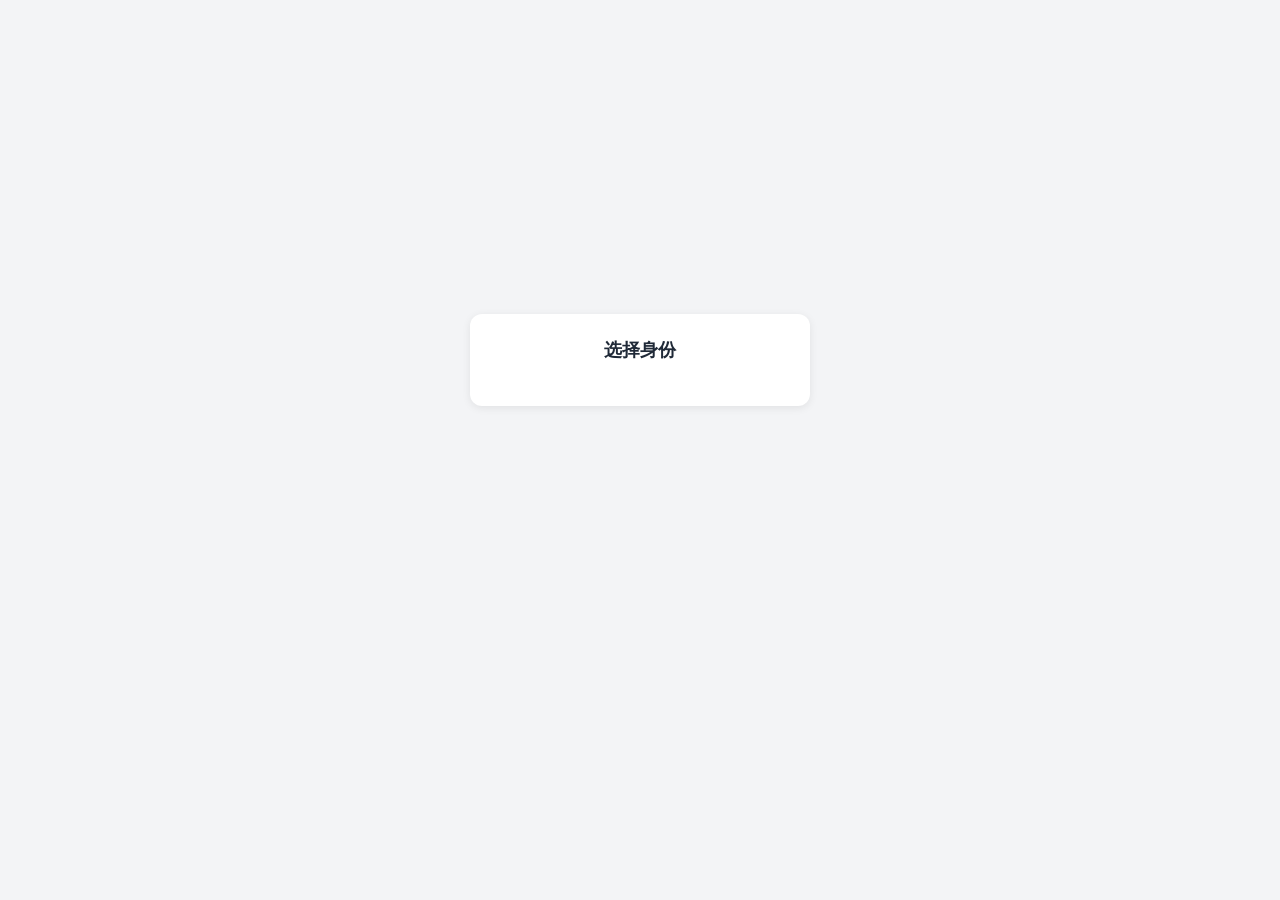
<file: 改标计件.html>
<!DOCTYPE html>
<html lang="zh-CN">
<head>
<meta charset="UTF-8">
<meta name="viewport" content="width=device-width, initial-scale=1.0, maximum-scale=1.0, user-scalable=no">
<title>改标计时&计件统计系统</title>
<style>
:root{--primary:#4F46E5;--primary-light:#818CF8;--success:#10B981;--danger:#EF4444;--warning:#F59E0B;--bg:#F3F4F6;--card:#FFF;--text:#1F2937;--text2:#6B7280;--text3:#9CA3AF;--border:#E5E7EB}
*{margin:0;padding:0;box-sizing:border-box}
body{font-family:-apple-system,BlinkMacSystemFont,'Segoe UI',Roboto,sans-serif;background:var(--bg);color:var(--text);font-size:15px;padding-bottom:70px}
.header{background:var(--primary);color:#fff;padding:14px 16px;font-size:17px;font-weight:600;display:flex;align-items:center;justify-content:space-between;position:sticky;top:0;z-index:100}
.header .user-info{font-size:13px;font-weight:400;opacity:.85;cursor:pointer}
.tabs{display:flex;background:#fff;border-bottom:1px solid var(--border);position:sticky;top:47px;z-index:99}
.tab{flex:1;text-align:center;padding:10px 0;font-size:14px;color:var(--text2);border-bottom:2px solid transparent;cursor:pointer;display:none}
.tab.visible{display:block}
.tab.active{color:var(--primary);border-bottom-color:var(--primary);font-weight:600}
.page{display:none;padding:12px}
.page.active{display:block}
.card{background:var(--card);border-radius:10px;padding:14px;margin-bottom:12px;box-shadow:0 1px 3px rgba(0,0,0,.06)}
.card-title{font-size:14px;font-weight:600;margin-bottom:10px}
.form-group{margin-bottom:12px}
.form-group label{display:block;font-size:13px;color:var(--text2);margin-bottom:4px}
.form-group input,.form-group select,.form-group textarea{width:100%;padding:10px 12px;border:1px solid var(--border);border-radius:8px;font-size:15px;outline:none}
.form-group input:focus,.form-group select:focus{border-color:var(--primary)}
.type-toggle{display:flex;gap:8px;margin-bottom:14px}
.type-btn{flex:1;padding:10px;text-align:center;border-radius:8px;border:2px solid var(--border);font-size:14px;font-weight:600;cursor:pointer;background:#fff}
.type-btn.active{border-color:var(--primary);background:var(--primary);color:#fff}
.btn{display:block;width:100%;padding:12px;border:none;border-radius:8px;font-size:15px;font-weight:600;cursor:pointer;text-align:center}
.btn-primary{background:var(--primary);color:#fff}
.btn-success{background:var(--success);color:#fff}
.btn-danger{background:var(--danger);color:#fff}
.btn-sm{display:inline-block;width:auto;padding:6px 14px;font-size:13px;border-radius:6px}
.btn:disabled{opacity:.5}
.hours-input input{width:100%;padding:14px 12px;border:1px solid var(--border);border-radius:8px;font-size:24px;font-weight:700;outline:none;text-align:center}
.hours-input input:focus{border-color:var(--primary)}
.timer-fab{position:fixed;right:14px;bottom:22px;min-width:56px;height:56px;padding:0 14px;border-radius:28px;background:var(--primary);color:#fff;font-size:15px;font-weight:700;display:none;align-items:center;justify-content:center;box-shadow:0 4px 14px rgba(0,0,0,.2);cursor:pointer;z-index:150;font-variant-numeric:tabular-nums;border:none}
.timer-fab.show{display:flex}
.timer-fab.paused{background:var(--text2)}
.timer-fab.pulse{animation:timerPulse 1.8s ease-in-out infinite}
@keyframes timerPulse{0%,100%{box-shadow:0 4px 14px rgba(79,70,229,.35)}50%{box-shadow:0 4px 20px rgba(79,70,229,.6)}}
.timer-panel{position:fixed;right:14px;bottom:22px;width:250px;background:#fff;border-radius:14px;box-shadow:0 6px 28px rgba(0,0,0,.18);z-index:151;display:none;overflow:hidden;border:1px solid var(--border)}
.timer-panel.show{display:block}
.timer-panel-head{background:var(--primary);color:#fff;padding:12px 14px;font-size:13px;font-weight:600;display:flex;justify-content:space-between;align-items:center}
.timer-panel-body{padding:14px}
.timer-panel-time{text-align:center;font-size:32px;font-weight:700;color:var(--primary);font-variant-numeric:tabular-nums;margin-bottom:4px}
.timer-panel-time.paused{color:var(--text2)}
.timer-panel-sub{text-align:center;font-size:12px;color:var(--text2);margin-bottom:12px}
.timer-panel-btns{display:flex;gap:8px}
.timer-panel-btns .btn{padding:10px;font-size:14px}
.timer-panel-tip{font-size:11px;color:var(--text3,#9CA3AF);text-align:center;margin-top:10px;line-height:1.5}
.record-item{padding:12px 0;border-bottom:1px solid var(--border)}
.record-item:last-child{border-bottom:none}
.record-row{display:flex;justify-content:space-between;align-items:center}
.record-style{font-weight:600;font-size:15px}
.record-detail{font-size:13px;color:var(--text2);margin-top:3px}
.badge{display:inline-block;padding:2px 8px;border-radius:10px;font-size:11px;font-weight:600}
.badge-pending{background:#FEF3C7;color:#92400E}
.badge-approved{background:#D1FAE5;color:#065F46}
.badge-rejected{background:#FEE2E2;color:#991B1B}
/* PLACEHOLDER_CSS2 */
.stat-grid{display:grid;grid-template-columns:1fr 1fr 1fr 1fr;gap:8px}
.stat-card{background:var(--bg);border-radius:8px;padding:12px;text-align:center}
.stat-value{font-size:22px;font-weight:700;color:var(--primary)}
.stat-label{font-size:12px;color:var(--text2);margin-top:2px}
.month-picker{display:flex;align-items:center;gap:10px;justify-content:center;margin-bottom:14px}
.month-picker button{background:none;border:1px solid var(--border);border-radius:6px;padding:6px 12px;font-size:14px;cursor:pointer}
.month-picker span{font-size:16px;font-weight:600;min-width:100px;text-align:center}
.empty{text-align:center;color:var(--text2);padding:30px 0;font-size:14px}
.login-page{display:flex;flex-direction:column;align-items:center;justify-content:center;min-height:80vh;padding:20px}
.login-card{background:#fff;border-radius:12px;padding:24px;width:100%;max-width:340px;box-shadow:0 2px 8px rgba(0,0,0,.08)}
.login-card h2{text-align:center;margin-bottom:20px;font-size:18px}
.worker-list{display:flex;flex-direction:column;gap:8px}
.worker-item{padding:12px;border:1px solid var(--border);border-radius:8px;text-align:center;font-size:15px;cursor:pointer}
.worker-item:active{background:var(--primary);color:#fff;border-color:var(--primary)}
.record-table{width:100%;border-collapse:collapse;font-size:12px;table-layout:fixed}
.record-table th{background:var(--bg);padding:6px 4px;text-align:left;font-weight:600;font-size:11px;color:var(--text2);border-bottom:2px solid var(--border);white-space:nowrap;overflow:hidden}
.record-table td{padding:6px 4px;border-bottom:1px solid var(--border);vertical-align:middle;overflow:hidden;text-overflow:ellipsis;white-space:nowrap}
.record-table tr:last-child td{border-bottom:none}
.record-table tr.clickable{cursor:pointer}
.record-table tr.clickable:active{background:var(--bg)}
.table-wrap{overflow-x:auto;-webkit-overflow-scrolling:touch;position:relative}
.record-table .sticky-col{position:sticky;left:0;z-index:2;background:#fff}
.record-table thead .sticky-col{background:var(--bg);z-index:3}
.record-table tr:last-child .sticky-col{background:var(--bg)}
.edit-btn{background:none;border:1px solid var(--border);border-radius:4px;padding:2px 8px;font-size:12px;cursor:pointer;color:var(--primary)}
.edit-btn:active{background:var(--primary);color:#fff}
.modal-overlay{position:fixed;top:0;left:0;right:0;bottom:0;background:rgba(0,0,0,.4);z-index:200;display:flex;align-items:center;justify-content:center;padding:16px}
.modal-card{background:#fff;border-radius:12px;padding:20px;width:100%;max-width:400px;max-height:80vh;overflow-y:auto}
.reject-input{margin-top:8px;display:none}
.reject-input.show{display:block}
.filter-bar{display:flex;gap:8px;margin-bottom:10px}
.filter-bar select,.filter-bar input{flex:1;padding:8px;border:1px solid var(--border);border-radius:6px;font-size:13px}
.role-tag{font-size:11px;padding:1px 6px;border-radius:4px;margin-left:4px}
.role-worker{background:#DBEAFE;color:#1E40AF}
.role-approver{background:#FEF3C7;color:#92400E}
.role-admin{background:#EDE9FE;color:#5B21B6}
.role-checker{background:#ECFDF5;color:#047857}
</style>
</head>
<body>

<!-- 登录页 -->
<div id="loginPage" class="login-page">
  <div class="login-card">
    <h2>选择身份</h2>
    <div class="worker-list" id="workerList"></div>
  </div>
</div>

<!-- 主界面 -->
<div id="mainApp" style="display:none">
<div class="header">
  <span>改标计时&计件统计</span>
  <span class="user-info" id="headerUser" onclick="logout()"></span>
</div>
<div class="tabs" id="mainTabs">
  <div class="tab" data-page="record" data-roles="worker,admin" data-order-worker="1" data-order-approver="9" data-order-admin="3" data-order-checker="9">录入</div>
  <div class="tab" data-page="history" data-roles="worker,approver,admin,checker" data-order-worker="2" data-order-approver="2" data-order-admin="1" data-order-checker="1">记录</div>
  <div class="tab" data-page="approve" data-roles="approver,admin" data-order-worker="9" data-order-approver="1" data-order-admin="4" data-order-checker="9">审核</div>
  <div class="tab" data-page="manage" data-roles="admin" data-order-worker="9" data-order-approver="9" data-order-admin="2" data-order-checker="9">管理</div>
</div>

<!-- 录入页 -->
<div class="page" id="page-record">
  <div class="card">
    <div class="type-toggle">
      <div class="type-btn active" data-type="piece" onclick="switchType('piece')">📦 计件</div>
      <div class="type-btn" data-type="time" onclick="switchType('time')">⏱ 计时</div>
    </div>
    <div class="form-group"><label>日期</label><input id="inputDate" type="date"></div>
    <div class="form-group"><label>款号/单号</label><input id="inputStyle" placeholder="输入款号或单号"></div>
    <div class="form-group" style="position:relative"><label>销售</label><input id="inputSales" placeholder="输入销售名字" autocomplete="off" onfocus="showSalesHints()" oninput="showSalesHints()"><div id="salesHints" style="display:none;position:absolute;left:0;right:0;top:100%;background:#fff;border:1px solid var(--border);border-radius:0 0 8px 8px;max-height:150px;overflow-y:auto;z-index:10"></div></div>
    <div id="pieceFields">
      <div class="form-group"><label>数量（件）</label><input id="inputQty" type="number" inputmode="numeric" placeholder="0"></div>
      <div class="form-group"><label>单价（元/件）</label><input id="inputPiecePrice" type="number" inputmode="decimal" step="0.1" placeholder="0.00"></div>
    </div>
    <div id="timeFields" style="display:none">
      <div class="form-group hours-input"><label>总工时（小时）</label><input id="inputHours" type="number" inputmode="decimal" step="0.5" min="0" placeholder="0.0"></div>
      <div style="display:flex;gap:8px;margin:-4px 0 12px">
        <button class="btn btn-sm" onclick="toggleTimerPanel()" style="flex:1;background:var(--bg);color:var(--primary);border:1px solid var(--primary)">⏱ 用计时器累计</button>
        <button class="btn btn-sm" onclick="tReset();document.getElementById('inputHours').value=''" style="flex:0 0 auto;background:var(--bg);color:var(--text2)">清零</button>
      </div>
    </div>
    <div class="form-group"><label>备注</label><textarea id="inputRemark" rows="2" placeholder="款号/单号和备注至少填一个"></textarea></div>
    <button class="btn btn-primary" id="btnSubmit" onclick="submitRecord()">提交</button>
  </div>
</div>

<!-- 记录+统计页 -->
<div class="page" id="page-history">
  <div class="card">
    <div class="month-picker">
      <button onclick="changeMonth(-1)">◀</button>
      <span id="statsMonth"></span>
      <button onclick="changeMonth(1)">▶</button>
    </div>
    <div class="stat-grid" id="statsGrid"></div>
  </div>
  <div class="card">
    <div class="filter-bar">
      <select id="historyStatus" onchange="loadHistory()">
        <option value="all">全部状态</option><option value="pending">待审核</option><option value="approved">已通过</option><option value="rejected">已驳回</option>
      </select>
      <select id="historyType" onchange="loadHistory()">
        <option value="all">全部类型</option><option value="piece">计件</option><option value="time">计时</option>
      </select>
    </div>
    <div id="historyList"></div>
  </div>
  <button class="btn btn-primary" style="margin-top:8px" id="btnExport" onclick="exportCSV()">📥 导出Excel</button>
</div>

<!-- 审核页 -->
<div class="page" id="page-approve">
  <div class="card">
    <div class="card-title">待审核</div>
    <div id="approveList"></div>
  </div>
</div>

<!-- 管理页 -->
<div class="page" id="page-manage">
  <div class="card">
    <div class="card-title">成员管理</div>
    <div id="memberList"></div>
    <div style="margin-top:10px">
      <a href="#" onclick="showAddForm('manage')" style="color:var(--primary);font-size:13px">+ 添加成员</a>
    </div>
    <div id="addFormManage" style="display:none;margin-top:12px">
      <div class="form-group"><input id="newNameManage" placeholder="姓名"></div>
      <div class="form-group">
        <select id="newRoleManage"><option value="worker">车标人</option><option value="approver">审核人</option><option value="admin">管理员</option><option value="checker">对账</option></select>
      </div>
      <div class="form-group"><input id="newPinManage" placeholder="PIN码（4位数字）" type="password" maxlength="4" inputmode="numeric"></div>
      <button class="btn btn-success btn-sm" onclick="addMemberFrom('manage')">确认添加</button>
    </div>
  </div>
  <div class="card">
    <div class="card-title">工价设置</div>
    <div class="form-group"><label>计时工价（元/小时）</label><input id="settingHourPrice" type="number" inputmode="decimal" step="0.5" value="39.5"></div>
    <button class="btn btn-primary btn-sm" onclick="saveHourPrice()">保存</button>
  </div>
</div>

<!-- 隐藏式悬浮计时器 -->
<button class="timer-fab" id="timerFab" onclick="toggleTimerPanel()"></button>
<div class="timer-panel" id="timerPanel">
  <div class="timer-panel-head">
    <span>累计计时</span>
    <span style="cursor:pointer;opacity:.85;font-weight:400" onclick="toggleTimerPanel()">收起 ✕</span>
  </div>
  <div class="timer-panel-body">
    <div class="timer-panel-time" id="timerPanelTime">00:00:00</div>
    <div class="timer-panel-sub" id="timerPanelSub">未开始</div>
    <div class="timer-panel-btns" id="timerPanelBtns">
      <button class="btn btn-success" id="timerToggleBtn" onclick="toggleTimerRun()" style="flex:1">开始</button>
      <button class="btn btn-primary" id="timerUseBtn" onclick="useTimerHours()" style="flex:1">填入工时</button>
    </div>
    <div class="timer-panel-tip" id="timerPanelTip">可切到其他页面继续计时，时间会保留</div>
  </div>
</div>

<!-- 编辑弹窗 -->
<div class="modal-overlay" id="editModal" style="display:none" onclick="if(event.target===this)closeEdit()">
  <div class="modal-card">
    <div class="card-title">修改记录</div>
    <div class="form-group"><label>日期</label><input id="editDate" type="date"></div>
    <div class="form-group"><label>款号/单号</label><input id="editStyle"></div>
    <div class="form-group"><label>销售</label><input id="editSales"></div>
    <div id="editPieceFields">
      <div class="form-group"><label>数量</label><input id="editQty" type="number" inputmode="numeric"></div>
      <div class="form-group" id="editPricePieceWrap"><label>单价（元/件）</label><input id="editPiecePrice" type="number" inputmode="decimal" step="0.1"></div>
    </div>
    <div id="editTimeFields" style="display:none">
      <div class="form-group"><label>工时（小时）</label><input id="editHours" type="number" inputmode="decimal" step="0.1"></div>
      <div class="form-group" id="editPriceTimeWrap"><label>工时单价（元/小时）</label><input id="editHourPrice" type="number" inputmode="decimal" step="0.5"></div>
    </div>
    <div class="form-group"><label>备注</label><textarea id="editRemark" rows="2"></textarea></div>
    <div style="display:flex;gap:8px">
      <button class="btn btn-primary" onclick="saveEdit()" style="flex:1">保存</button>
      <button class="btn" onclick="closeEdit()" style="flex:1;background:var(--border)">取消</button>
    </div>
  </div>
</div>

<script>
const SB_URL='https://elyfxyrdbuykyklfjfdr.supabase.co';
const SB_KEY='eyJhbGciOiJIUzI1NiIsInR5cCI6IkpXVCJ9.eyJpc3MiOiJzdXBhYmFzZSIsInJlZiI6ImVseWZ4eXJkYnV5a3lrbGZqZmRyIiwicm9sZSI6ImFub24iLCJpYXQiOjE3ODEwMDIwMjQsImV4cCI6MjA5NjU3ODAyNH0.irrMM8iKJVGnOBW6VQ4BHlkwiVIDtB97EPiHvasOWyg';
const H={'apikey':SB_KEY,'Authorization':'Bearer '+SB_KEY,'Content-Type':'application/json','Prefer':'return=representation'};

let currentUser=null, statsYear, statsMonth;
let HOUR_PRICE=parseFloat(localStorage.getItem('label_hour_price')||'39.5');

async function sb(table,method='GET',body=null,query=''){
  const opts={method,headers:{...H}};
  if(body)opts.body=JSON.stringify(body);
  const r=await fetch(`${SB_URL}/rest/v1/${table}${query}`,opts);
  if(!r.ok)throw new Error(await r.text());
  const t=await r.text();return t?JSON.parse(t):null;
}

// === Roles ===
function userRole(){
  if(!currentUser)return'worker';
  // Check both sources: role field or _type
  return currentUser.role||currentUser._type||'worker';
}
function canSee(roles){return roles.split(',').includes(userRole());}
function isAdmin(){return userRole()==='admin';}
function isApprover(){return userRole()==='approver'||isAdmin();}
function canSeePrice(){return true;}

// === Login ===
async function initLogin(){
  const all=await loadAllMembers();
  const el=document.getElementById('workerList');
  if(!all.length){el.innerHTML='<div class="empty">暂无成员，请先添加</div>';return;}
  el.innerHTML=all.map(w=>{
    const roleLabel=w.role==='admin'?'管理员':w.role==='approver'?'审核人':w.role==='checker'?'对账':'车标人';
    const roleClass=w.role==='admin'?'role-admin':w.role==='approver'?'role-approver':w.role==='checker'?'role-checker':'role-worker';
    return `<div class="worker-item" onclick="loginAs('${w.id}')">${w.name}<span class="role-tag ${roleClass}">${roleLabel}</span></div>`;
  }).join('');
}

async function loadAllMembers(){
  const workers=await sb('label_workers','GET',null,'?order=created_at.asc')||[];
  const approvers=await sb('label_approvers','GET',null,'?order=created_at.asc')||[];
  return [...workers.map(w=>({...w,_src:'workers',role:w.role||'worker'})),...approvers.map(a=>({...a,_src:'approvers',role:'approver'}))];
}

// PLACEHOLDER_JS_A
async function loginAs(id){
  const pin=prompt('请输入PIN码');if(!pin)return;
  // Try workers first, then approvers
  let data=await sb('label_workers','GET',null,`?id=eq.${id}&pin=eq.${pin}`);
  let src='workers';
  if(!data||!data.length){data=await sb('label_approvers','GET',null,`?id=eq.${id}&pin=eq.${pin}`);src='approvers';}
  if(!data||!data.length){alert('PIN码错误');return;}
  currentUser={...data[0],_src:src,role:data[0].role||(src==='approvers'?'approver':'worker')};
  localStorage.setItem('label_user',JSON.stringify(currentUser));
  showMain();
}
function showMain(){
  document.getElementById('loginPage').style.display='none';
  document.getElementById('mainApp').style.display='block';
  const roleLabel=userRole()==='admin'?'管理员':isApprover()?'审核人':userRole()==='checker'?'对账':'车标人';
  document.getElementById('headerUser').innerHTML=currentUser.name+' <span style="font-size:11px;opacity:.7">退出</span>';
  // Show/hide and sort tabs by role
  const role=userRole();
  const tabContainer=document.getElementById('mainTabs');
  const tabs=[...tabContainer.querySelectorAll('.tab')];
  tabs.forEach(t=>{
    const roles=t.dataset.roles||'';
    t.classList.toggle('visible',roles.split(',').includes(role));
  });
  tabs.sort((a,b)=>(parseInt(a.dataset['order'+role.charAt(0).toUpperCase()+role.slice(1)])||9)-(parseInt(b.dataset['order'+role.charAt(0).toUpperCase()+role.slice(1)])||9));
  tabs.forEach(t=>tabContainer.appendChild(t));
  document.getElementById('btnExport').style.display=canSeePrice()?'block':'none';
  const now=new Date();statsYear=now.getFullYear();statsMonth=now.getMonth()+1;
  // Default tab: admin→记录, approver→审核, worker→录入
  switchTab(isAdmin()?'history':userRole()==='checker'?'history':isApprover()?'approve':'record');
}
function logout(){localStorage.removeItem('label_user');currentUser=null;document.getElementById('loginPage').style.display='flex';document.getElementById('mainApp').style.display='none';initLogin();}

// === Tabs ===
document.querySelectorAll('.tab').forEach(t=>t.addEventListener('click',()=>switchTab(t.dataset.page)));
function switchTab(page){
  document.querySelectorAll('.tab').forEach(t=>t.classList.toggle('active',t.dataset.page===page));
  document.querySelectorAll('.page').forEach(p=>p.classList.toggle('active',p.id==='page-'+page));
  if(page==='history'){loadHistory();loadStats();}
  if(page==='approve')loadApprove();
  if(page==='manage')loadManage();
}

// === Type Toggle ===
// 解析记录中的日期：优先从remark里的[date:YYYY-MM-DD]提取，否则用created_at
function getRecordDate(r){
  const m=(r.remark||'').match(/\[date:(\d{4}-\d{2}-\d{2})\]/);
  if(m)return m[1];
  return r.created_at?r.created_at.slice(0,10):'';
}
function getRecordRemark(r){return (r.remark||'').replace(/\[date:\d{4}-\d{2}-\d{2}\]\s*/,'');}
function formatDateShort(dateStr){if(!dateStr)return'-';const d=new Date(dateStr+'T00:00:00');return (d.getMonth()+1)+'/'+d.getDate();}

function switchType(type){document.querySelectorAll('[data-type]').forEach(b=>b.classList.toggle('active',b.dataset.type===type));document.getElementById('pieceFields').style.display=type==='piece'?'block':'none';document.getElementById('timeFields').style.display=type==='time'?'block':'none';}

// === Hidden timer (persistent, pausable, accumulates) ===
let tState=tLoadTimerState();
let tTick=null;

function tLoadTimerState(){
  try{
    const raw=localStorage.getItem('label_timer2');
    if(raw){const d=JSON.parse(raw);return{seconds:d.seconds||0,running:!!d.running,segStart:d.running?d.segStart||null:null};}
  }catch(e){}
  return{seconds:0,running:false,segStart:null};
}
function tSaveTimerState(){
  try{localStorage.setItem('label_timer2',JSON.stringify(tState));}catch(e){}
}
// 已累计的完整秒数（把正在跑的这一段也算进去）
function tTotalSeconds(){
  let s=tState.seconds;
  if(tState.running&&tState.segStart)s+=Math.floor((Date.now()-tState.segStart)/1000);
  return s;
}
function tFmt(sec){
  const h=Math.floor(sec/3600),m=Math.floor(sec%3600/60),s=sec%60;
  return`${String(h).padStart(2,'0')}:${String(m).padStart(2,'0')}:${String(s).padStart(2,'0')}`;
}
function tStart(){
  tState.running=true;tState.segStart=Date.now();tSaveTimerState();tRunTick();tRender();
}
function tPause(){
  if(!tState.running)return;
  tState.seconds+=Math.floor((Date.now()-tState.segStart)/1000);
  tState.running=false;tState.segStart=null;
  tSaveTimerState();tStopTick();tRender();
}
function tReset(){
  tState={seconds:0,running:false,segStart:null};
  tSaveTimerState();tStopTick();tRender();
}
function tRunTick(){
  tStopTick();
  tTick=setInterval(tRender,1000);
}
function tStopTick(){if(tTick){clearInterval(tTick);tTick=null;}}

function toggleTimerRun(){
  if(tState.running)tPause();else tStart();
}
function toggleTimerPanel(){
  document.getElementById('timerPanel').classList.toggle('show');
}
function useTimerHours(){
  const totalSec=tTotalSeconds();
  if(totalSec<60){alert('不足1分钟，无法填入工时');return;}
  const hrs=Math.round(totalSec/360)/10;
  if(!document.getElementById('inputHours'))return;
  //自动切到计时录入
  switchType('time');
  document.getElementById('inputHours').value=hrs;
  toggleTimerPanel();
  alert(`已填入工时：${hrs.toFixed(1)} 小时\n计时器仍在后台继续，点击悬浮球可查看`);
}
function tRender(){
  const total=tTotalSeconds();
  const fab=document.getElementById('timerFab');
  //悬浮球：有时间才显示
  if(total>0||tState.running){
    fab.classList.add('show');
    fab.classList.toggle('paused',!tState.running);
    fab.classList.toggle('pulse',tState.running);
    fab.textContent=tFmt(total);
  }else{
    fab.classList.remove('show','paused','pulse');
  }
  // 面板
  const timeEl=document.getElementById('timerPanelTime');
  const subEl=document.getElementById('timerPanelSub');
  const btn=document.getElementById('timerToggleBtn');
  if(tState.running)timeEl.classList.remove('paused');else timeEl.classList.add('paused');
  timeEl.textContent=tFmt(total);
  btn.textContent=tState.running?'暂停':'继续';
  btn.className=tState.running?'btn btn-warning':'btn btn-success';
  btn.style.color='#fff';
  if(tState.running)subEl.textContent='计时中…';
  else if(total>0)subEl.textContent='已暂停，可继续累计';
  else subEl.textContent='未开始';
  const useBtn=document.getElementById('timerUseBtn');
  useBtn.style.display=total>=60?'block':'none';
  if(total>=60){
    const hrs=Math.round(total/360)/10;
    useBtn.textContent=`填入 ${hrs.toFixed(1)}h`;
  }
}
tRender();
// 页面重新可见时校准
document.addEventListener('visibilitychange',()=>{if(!document.hidden){tRender();if(tState.running)tRunTick();}});

// === Sales Hints ===
function getSalesHistory(){return JSON.parse(localStorage.getItem('label_sales_history')||'[]');}
function addSalesHistory(name){if(!name)return;let h=getSalesHistory();h=h.filter(n=>n!==name);h.unshift(name);if(h.length>20)h=h.slice(0,20);localStorage.setItem('label_sales_history',JSON.stringify(h));}
function showSalesHints(){const input=document.getElementById('inputSales');const box=document.getElementById('salesHints');const val=input.value.trim().toLowerCase();const history=getSalesHistory();const filtered=val?history.filter(n=>n.toLowerCase().includes(val)):history;if(!filtered.length){box.style.display='none';return;}box.style.display='block';box.innerHTML=filtered.map(n=>`<div style="padding:8px 12px;cursor:pointer;font-size:14px;border-bottom:1px solid var(--border)" onclick="pickSales('${n}')">${n}</div>`).join('');}
function pickSales(name){document.getElementById('inputSales').value=name;document.getElementById('salesHints').style.display='none';}
document.addEventListener('click',e=>{if(!e.target.closest('#inputSales,#salesHints')){const sh=document.getElementById('salesHints');if(sh)sh.style.display='none';}});

// PLACEHOLDER_JS_B
// === Submit ===
async function submitRecord(){
  const style=document.getElementById('inputStyle').value.trim();
  const remark=document.getElementById('inputRemark').value.trim();
  if(!style&&!remark){alert('款号/单号和备注至少填一个');return;}
  const type=document.querySelector('.type-btn.active[data-type]').dataset.type;
  // 日期：有选择就用，没填就用今天
  const dateInput=document.getElementById('inputDate').value;
  const workDate=dateInput||new Date().toISOString().slice(0,10);
  const remarkWithDate='[date:'+workDate+']'+(remark?' '+remark:'');
  let rec={worker_id:currentUser.id,worker_name:currentUser.name,type,style_no:style||'-',salesperson:document.getElementById('inputSales').value.trim(),remark:remarkWithDate};
  if(type==='piece'){
    const qty=parseInt(document.getElementById('inputQty').value);const price=parseFloat(document.getElementById('inputPiecePrice').value);
    if(!qty||qty<=0){alert('请输入数量');return;}if(!price||price<=0){alert('请输入单价');return;}
    rec.quantity=qty;rec.unit_price=price;
  }else{
    const hrs=parseFloat(document.getElementById('inputHours').value);
    if(!hrs||hrs<=0){alert('请输入工时');return;}
    if(hrs>24){alert('单次工时不能超过24小时');return;}
    rec.duration_minutes=Math.round(hrs*60*10)/10;rec.unit_price=HOUR_PRICE;
  }
  document.getElementById('btnSubmit').disabled=true;
  try{await sb('label_records','POST',rec);addSalesHistory(rec.salesperson);
    // 钉钉通知审核人
    try{await fetch('https://elyfxyrdbuykyklfjfdr.supabase.co/functions/v1/dingtalk-notify',{method:'POST',headers:{'Content-Type':'application/json'},body:JSON.stringify({worker_name:rec.worker_name,style_no:rec.style_no,type:rec.type,quantity:rec.quantity,duration_minutes:rec.duration_minutes})});}catch(e){}
    alert('提交成功！');document.getElementById('inputStyle').value='';document.getElementById('inputQty').value='';document.getElementById('inputPiecePrice').value='';document.getElementById('inputRemark').value='';document.getElementById('inputHours').value='';document.getElementById('inputDate').value='';tReset();}
  catch(e){alert('提交失败：'+e.message);}
  document.getElementById('btnSubmit').disabled=false;
}

// === History + Stats ===
async function loadHistory(){
  const status=document.getElementById('historyStatus').value;
  const type=document.getElementById('historyType').value;
  let q='?order=created_at.desc&limit=500';
  if(userRole()==='worker')q+=`&worker_id=eq.${currentUser.id}`;
  if(status!=='all')q+=`&status=eq.${status}`;
  if(type!=='all')q+=`&type=eq.${type}`;
  let data=await sb('label_records','GET',null,q);
  const el=document.getElementById('historyList');
  if(!data||!data.length){el.innerHTML='<div class="empty">暂无记录</div>';return;}
  // 按选中月份过滤（用work_date）
  const mStart=`${statsYear}-${String(statsMonth).padStart(2,'0')}`;
  data=data.filter(r=>{const d=getRecordDate(r);return d.startsWith(mStart);});
  if(!data.length){el.innerHTML='<div class="empty">本月无记录</div>';return;}
  const isWorker=userRole()==='worker';
  const sp=canSeePrice();const showAmt=!isWorker;const showWorker=!isWorker;const showDel=isAdmin();
  // 按日期降序排序
  data.sort((a,b)=>{const da=getRecordDate(a),db=getRecordDate(b);return da>db?-1:da<db?1:0;});
  // 表头：日期 | 车标人? | 类型 | 款号 | 销售 | 数量/工时 | 单价 | 费用?(非车标) | 状态 | 删除?
  let html='<div class="table-wrap"><table class="record-table" style="min-width:600px"><thead><tr><th>日期</th>'+(showWorker?'<th>车标人</th>':'')+'<th>类型</th><th style="min-width:100px">款号/单号</th><th>销售</th><th>数量/工时</th><th>单价</th>'+(showAmt?'<th>费用</th>':'')+'<th>状态</th>'+(showDel?'<th></th>':'')+'</tr></thead><tbody>';
  data.forEach(r=>{
    const date=formatDateShort(getRecordDate(r));
    const typeStr=r.type==='piece'?'计件':'计时';
    const qtyStr=r.type==='piece'?(r.quantity+'件'):((r.duration_minutes/60).toFixed(1)+'h');
    const amt=r.type==='piece'?(r.quantity*r.unit_price).toFixed(2):(r.duration_minutes/60*r.unit_price).toFixed(2);
    const badge=r.status==='pending'?'badge-pending':r.status==='approved'?'badge-approved':'badge-rejected';
    const label=r.status==='pending'?'待审核':r.status==='approved'?'已通过':'已驳回';
    const pw=r.type==='piece'&&r.unit_price>1?'color:var(--danger);font-weight:600':'';
    const delBtn=showDel?'<td onclick="event.stopPropagation()"><button class="edit-btn" style="color:var(--danger);border-color:var(--danger)" onclick="event.stopPropagation();deleteRecord(\''+r.id+'\')">删除</button></td>':'';
    const amtCol=showAmt?'<td style="font-weight:600">¥'+amt+'</td>':'';
    html+=`<tr class="clickable" onclick='openEdit(${JSON.stringify(r).replace(/'/g,"&#39;")})'><td>${date}</td>${showWorker?'<td>'+r.worker_name+'</td>':''}<td>${typeStr}</td><td style="font-weight:600">${r.style_no}</td><td>${r.salesperson||''}</td><td>${qtyStr}</td><td style="${pw}">¥${r.unit_price}${r.type==='time'?'/时':''}</td>${amtCol}<td><span class="badge ${badge}">${label}</span></td>${delBtn}</tr>`;
  });
  // 合计
  let totalAmt=0;let totalPcs=0;let totalHrs=0;
  data.forEach(r=>{
    const a=r.type==='piece'?(r.quantity*r.unit_price):(r.duration_minutes/60*r.unit_price);
    totalAmt+=a||0;
    if(r.type==='piece')totalPcs+=(r.quantity||0);
    else totalHrs+=(r.duration_minutes||0)/60;
  });
  const qtyText=totalPcs+'件'+(totalHrs>0?' / '+totalHrs.toFixed(1)+'h':'');
  // 合计行对齐：状态 | (日期~销售合并) | 数量/工时 | 单价 | 费用? | 删除?
  const mergeSpan=4+(showWorker?1:0); // 日期+(车标人?)+类型+款号+销售
  if(isWorker){
    html+=`<tr style="background:var(--bg);font-weight:700"><td colspan="${mergeSpan}" style="text-align:right;padding:8px 4px">合计</td><td style="padding:8px 4px;color:var(--primary)">${qtyText}</td><td></td><td></td></tr>`;
  }else{
    html+=`<tr style="background:var(--bg);font-weight:700"><td colspan="${mergeSpan}" style="text-align:right;padding:8px 4px">合计</td><td style="padding:8px 4px">${qtyText}</td><td></td><td style="color:var(--primary);font-size:15px;padding:8px 4px">¥${totalAmt.toFixed(2)}</td><td></td>${showDel?'<td></td>':''}</tr>`;
  }
  html+='</tbody></table></div>';
  el.innerHTML=html;
}

let editingId=null;
function openEdit(r){
  editingId=r.id;
  document.getElementById('editStyle').value=r.style_no||'';
  document.getElementById('editDate').value=getRecordDate(r);
  document.getElementById('editSales').value=r.salesperson||'';
  document.getElementById('editRemark').value=getRecordRemark(r);
  const sp=canSeePrice();
  if(r.type==='piece'){
    document.getElementById('editPieceFields').style.display='block';
    document.getElementById('editTimeFields').style.display='none';
    document.getElementById('editQty').value=r.quantity||'';
    document.getElementById('editPiecePrice').value=r.unit_price||'';
    document.getElementById('editPricePieceWrap').style.display=sp?'block':'none';
  }else{
    document.getElementById('editPieceFields').style.display='none';
    document.getElementById('editTimeFields').style.display='block';
    document.getElementById('editHours').value=r.duration_minutes?(r.duration_minutes/60).toFixed(1):'';
    document.getElementById('editHourPrice').value=r.unit_price||'';
    document.getElementById('editPriceTimeWrap').style.display=sp?'block':'none';
  }
  document.getElementById('editModal').style.display='flex';
}
function closeEdit(){document.getElementById('editModal').style.display='none';editingId=null;}
async function saveEdit(){
  if(!editingId)return;
  const editDateVal=document.getElementById('editDate').value||new Date().toISOString().slice(0,10);
  const editRemarkText=document.getElementById('editRemark').value.trim();
  const editRemarkFull='[date:'+editDateVal+']'+(editRemarkText?' '+editRemarkText:'');
  const patch={style_no:document.getElementById('editStyle').value.trim(),salesperson:document.getElementById('editSales').value.trim(),remark:editRemarkFull,status:'pending',reject_reason:null,approved_by:null,approved_at:null};
  if(document.getElementById('editPieceFields').style.display!=='none'){
    patch.quantity=parseInt(document.getElementById('editQty').value)||0;
    if(canSeePrice())patch.unit_price=parseFloat(document.getElementById('editPiecePrice').value)||0;
  }else{
    const hrs=parseFloat(document.getElementById('editHours').value)||0;
    patch.duration_minutes=Math.round(hrs*60*10)/10;
    if(canSeePrice())patch.unit_price=parseFloat(document.getElementById('editHourPrice').value)||HOUR_PRICE;
  }
  await sb('label_records','PATCH',patch,`?id=eq.${editingId}`);
  closeEdit();loadHistory();loadStats();loadApprove();
}

async function loadStats(){
  document.getElementById('statsMonth').textContent=`${statsYear}年${statsMonth}月`;
  let q='?status=eq.approved&order=created_at.desc&limit=500';
  if(userRole()==='worker')q+=`&worker_id=eq.${currentUser.id}`;
  const allData=await sb('label_records','GET',null,q);
  const grid=document.getElementById('statsGrid');
  if(!allData||!allData.length){grid.innerHTML='<div class="empty" style="grid-column:1/-1">本月无数据</div>';return;}
  // 按work_date过滤月份
  const mStart=`${statsYear}-${String(statsMonth).padStart(2,'0')}`;
  const data=allData.filter(r=>{const d=getRecordDate(r);return d.startsWith(mStart);});
  if(!data.length){grid.innerHTML='<div class="empty" style="grid-column:1/-1">本月无数据</div>';return;}
  let totalPieces=0,totalMinutes=0,totalAmount=0,count=data.length;
  data.forEach(r=>{if(r.type==='piece'){totalPieces+=r.quantity||0;totalAmount+=(r.quantity||0)*r.unit_price;}else{totalMinutes+=r.duration_minutes||0;totalAmount+=(r.duration_minutes||0)/60*r.unit_price;}});
  const showPrice=canSeePrice();
  grid.innerHTML=`<div class="stat-card"><div class="stat-value">${count}</div><div class="stat-label">记录数</div></div><div class="stat-card"><div class="stat-value">${totalPieces}</div><div class="stat-label">总件数</div></div><div class="stat-card"><div class="stat-value">${(totalMinutes/60).toFixed(1)}h</div><div class="stat-label">总工时</div></div>${showPrice?'<div class="stat-card"><div class="stat-value">¥'+totalAmount.toFixed(0)+'</div><div class="stat-label">总金额</div></div>':''}`;
}
function changeMonth(d){statsMonth+=d;if(statsMonth>12){statsMonth=1;statsYear++;}if(statsMonth<1){statsMonth=12;statsYear--;}loadHistory();loadStats();}

// PLACEHOLDER_JS_C
// === Approve ===
async function loadApprove(){
  const data=await sb('label_records','GET',null,'?status=eq.pending&order=created_at.desc');
  const el=document.getElementById('approveList');
  if(!data||!data.length){el.innerHTML='<div class="empty">无待审核记录</div>';return;}
  window._approveData=data;
  let html='';
  data.forEach((r,i)=>{
    const date=formatDateShort(getRecordDate(r));
    const typeStr=r.type==='piece'?'计件':'计时';
    const qtyStr=r.type==='piece'?(r.quantity+'件'):((r.duration_minutes/60).toFixed(1)+'h');
    const priceWarn=r.type==='piece'&&r.unit_price>1?'color:var(--danger);font-weight:600;':'';
    const priceStr=r.type==='piece'?'<span style="'+priceWarn+'">¥'+r.unit_price+'</span>':'<span>¥'+r.unit_price+'/时</span>';
    html+=`<div class="card" style="padding:10px;cursor:pointer" onclick="openEdit(window._approveData[${i}])">
      <div style="display:flex;justify-content:space-between;align-items:center">
        <div style="flex:1;min-width:0">
          <div style="font-weight:600;font-size:14px">${r.style_no}</div>
          <div style="font-size:12px;color:var(--text2);margin-top:2px">${date} · ${r.worker_name} · ${typeStr} · ${qtyStr} ${priceStr}</div>
          <div style="font-size:12px;color:var(--text2)">${r.salesperson?'销售：'+r.salesperson:''}${r.remark?' · '+r.remark:''}</div>
        </div>
        <div style="display:flex;gap:6px;flex-shrink:0;margin-left:8px" onclick="event.stopPropagation()">
          <button class="btn btn-success btn-sm" onclick="approveRecord('${r.id}')">✓</button>
          <button class="btn btn-danger btn-sm" onclick="showRejectInline(this,'${r.id}')">✗</button>
        </div>
      </div>
      <div class="reject-input" id="reject-${r.id}"><div style="display:flex;gap:4px;margin-top:6px"><input id="reason-${r.id}" placeholder="驳回原因" style="flex:1;padding:6px;border:1px solid var(--border);border-radius:6px;font-size:13px" onclick="event.stopPropagation()"><button class="btn btn-danger btn-sm" onclick="event.stopPropagation();rejectRecord('${r.id}')">确认</button></div></div>
    </div>`;
  });
  el.innerHTML=html;
}
function showRejectInline(btn,id){document.getElementById('reject-'+id).classList.toggle('show');}
async function approveRecord(id){
  const rec=await sb('label_records','GET',null,`?id=eq.${id}`);
  if(rec&&rec[0]&&!rec[0].salesperson){
    const name=prompt('该记录未填写销售名字，请输入销售名字后才能审核通过：');
    if(!name||!name.trim()){alert('必须填写销售名字');return;}
    await sb('label_records','PATCH',{salesperson:name.trim(),status:'approved',approved_by:currentUser.name,approved_at:new Date().toISOString()},`?id=eq.${id}`);
  }else{
    await sb('label_records','PATCH',{status:'approved',approved_by:currentUser.name,approved_at:new Date().toISOString()},`?id=eq.${id}`);
  }
  loadApprove();
}
async function rejectRecord(id){const reason=document.getElementById('reason-'+id).value.trim();if(!reason){alert('请填写驳回原因');return;}await sb('label_records','PATCH',{status:'rejected',reject_reason:reason,approved_by:currentUser.name,approved_at:new Date().toISOString()},`?id=eq.${id}`);loadApprove();}

// === Manage ===
async function loadManage(){
  const all=await loadAllMembers();
  document.getElementById('memberList').innerHTML=all.map(m=>{
    const roleLabel=m.role==='admin'?'管理员':m.role==='approver'?'审核人':m.role==='checker'?'对账':'车标人';
    const roleClass=m.role==='admin'?'role-admin':m.role==='approver'?'role-approver':m.role==='checker'?'role-checker':'role-worker';
    return `<div class="record-item"><div class="record-row"><span><span class="member-name" style="cursor:pointer;border-bottom:1px dashed var(--text2)" onclick="renameMember('${m.id}','${m._src}','${m.name}')">${m.name}</span><span class="role-tag ${roleClass}">${roleLabel}</span></span><div><select onchange="changeRole('${m.id}','${m._src}',this.value)" style="font-size:12px;padding:2px 6px;border-radius:4px;border:1px solid var(--border)"><option value="worker"${m.role==='worker'?' selected':''}>车标人</option><option value="approver"${m.role==='approver'?' selected':''}>审核人</option><option value="admin"${m.role==='admin'?' selected':''}>管理员</option></select> <button class="btn btn-danger btn-sm" onclick="deleteMember('${m.id}','${m._src}')">删除</button></div></div></div>`;
  }).join('')||'<div class="empty">无成员</div>';
  document.getElementById('settingHourPrice').value=HOUR_PRICE;
}
async function renameMember(id,src,oldName){
  const newName=prompt('修改名字（修改后历史记录同步更新）：',oldName);
  if(!newName||!newName.trim()||newName.trim()===oldName)return;
  if(!confirm(`确认将「${oldName}」改为「${newName.trim()}」？所有历史记录也会同步修改。`))return;
  const table=src==='approvers'?'label_approvers':'label_workers';
  await sb(table,'PATCH',{name:newName.trim()},`?id=eq.${id}`);
  await sb('label_records','PATCH',{worker_name:newName.trim()},`?worker_id=eq.${id}`);
  if(currentUser&&currentUser.id===id){currentUser.name=newName.trim();localStorage.setItem('label_user',JSON.stringify(currentUser));document.getElementById('headerUser').innerHTML=currentUser.name+' <span style="font-size:11px;opacity:.7">退出</span>';}
  loadManage();alert('修改成功，历史记录已同步更新');
}
async function changeRole(id,src,newRole){
  if(src==='workers'){await sb('label_workers','PATCH',{role:newRole},`?id=eq.${id}`);}
  else{/* approvers table doesn't have role, need to migrate */}
  loadManage();
}
async function deleteMember(id,src){if(!confirm('确认删除？'))return;const table=src==='approvers'?'label_approvers':'label_workers';await sb(table,'DELETE',null,`?id=eq.${id}`);loadManage();}
function saveHourPrice(){HOUR_PRICE=parseFloat(document.getElementById('settingHourPrice').value)||39.5;localStorage.setItem('label_hour_price',String(HOUR_PRICE));alert('已保存：¥'+HOUR_PRICE+'/小时');}

// === Add Member ===
function showAddForm(ctx){document.getElementById('addForm'+ctx.charAt(0).toUpperCase()+ctx.slice(1)).style.display='block';}
async function addMemberFrom(ctx){
  const C=ctx.charAt(0).toUpperCase()+ctx.slice(1);
  const name=document.getElementById('newName'+C).value.trim();
  const role=document.getElementById('newRole'+C).value;
  const pin=document.getElementById('newPin'+C).value.trim();
  if(!name||!pin||pin.length!==4){alert('请填写姓名和4位PIN码');return;}
  await sb('label_workers','POST',{name,pin,role});
  document.getElementById('addForm'+C).style.display='none';
  document.getElementById('newName'+C).value='';document.getElementById('newPin'+C).value='';
  if(ctx==='login')initLogin();else loadManage();
}

// === Export ===
async function deleteRecord(id){
  if(!isAdmin())return;
  if(!confirm('确认删除这条记录？删除后不可恢复！'))return;
  await sb('label_records','DELETE',null,`?id=eq.${id}`);
  loadHistory();loadStats();loadApprove();
}

async function exportCSV(){
  const allData=await sb('label_records','GET',null,'?status=eq.approved&order=created_at.asc&limit=500');
  if(!allData||!allData.length){alert('无数据');return;}
  const mStart=`${statsYear}-${String(statsMonth).padStart(2,'0')}`;
  const data=allData.filter(r=>{const d=getRecordDate(r);return d.startsWith(mStart);});
  if(!data.length){alert('本月无数据');return;}
  let csv='\uFEFF日期,车标人,类型,款号/单号,销售,数量,时长(小时),单价,金额,备注\n';
  data.forEach(r=>{const date=getRecordDate(r);const type=r.type==='piece'?'计件':'计时';const amt=r.type==='piece'?(r.quantity*r.unit_price).toFixed(2):(r.duration_minutes/60*r.unit_price).toFixed(2);csv+=`${date},${r.worker_name},${type},"${r.style_no}","${r.salesperson||''}",${r.quantity||''},${r.duration_minutes?(r.duration_minutes/60).toFixed(1):''},${r.unit_price},${amt},"${getRecordRemark(r)}"\n`;});
  const blob=new Blob([csv],{type:'text/csv;charset=utf-8;'});const a=document.createElement('a');a.href=URL.createObjectURL(blob);a.download=`改标统计_${statsYear}年${statsMonth}月.csv`;a.click();
}

// === Init ===
(async function(){
  const saved=localStorage.getItem('label_user');
  if(saved){
    currentUser=JSON.parse(saved);
    const table=currentUser._src==='approvers'?'label_approvers':'label_workers';
    const check=await sb(table,'GET',null,`?id=eq.${currentUser.id}`);
    if(check&&check.length){currentUser={...check[0],_src:currentUser._src,role:check[0].role||currentUser.role||'worker'};showMain();return;}
  }
  initLogin();
})();
</script>
</div>
</body>
</html>
</file>
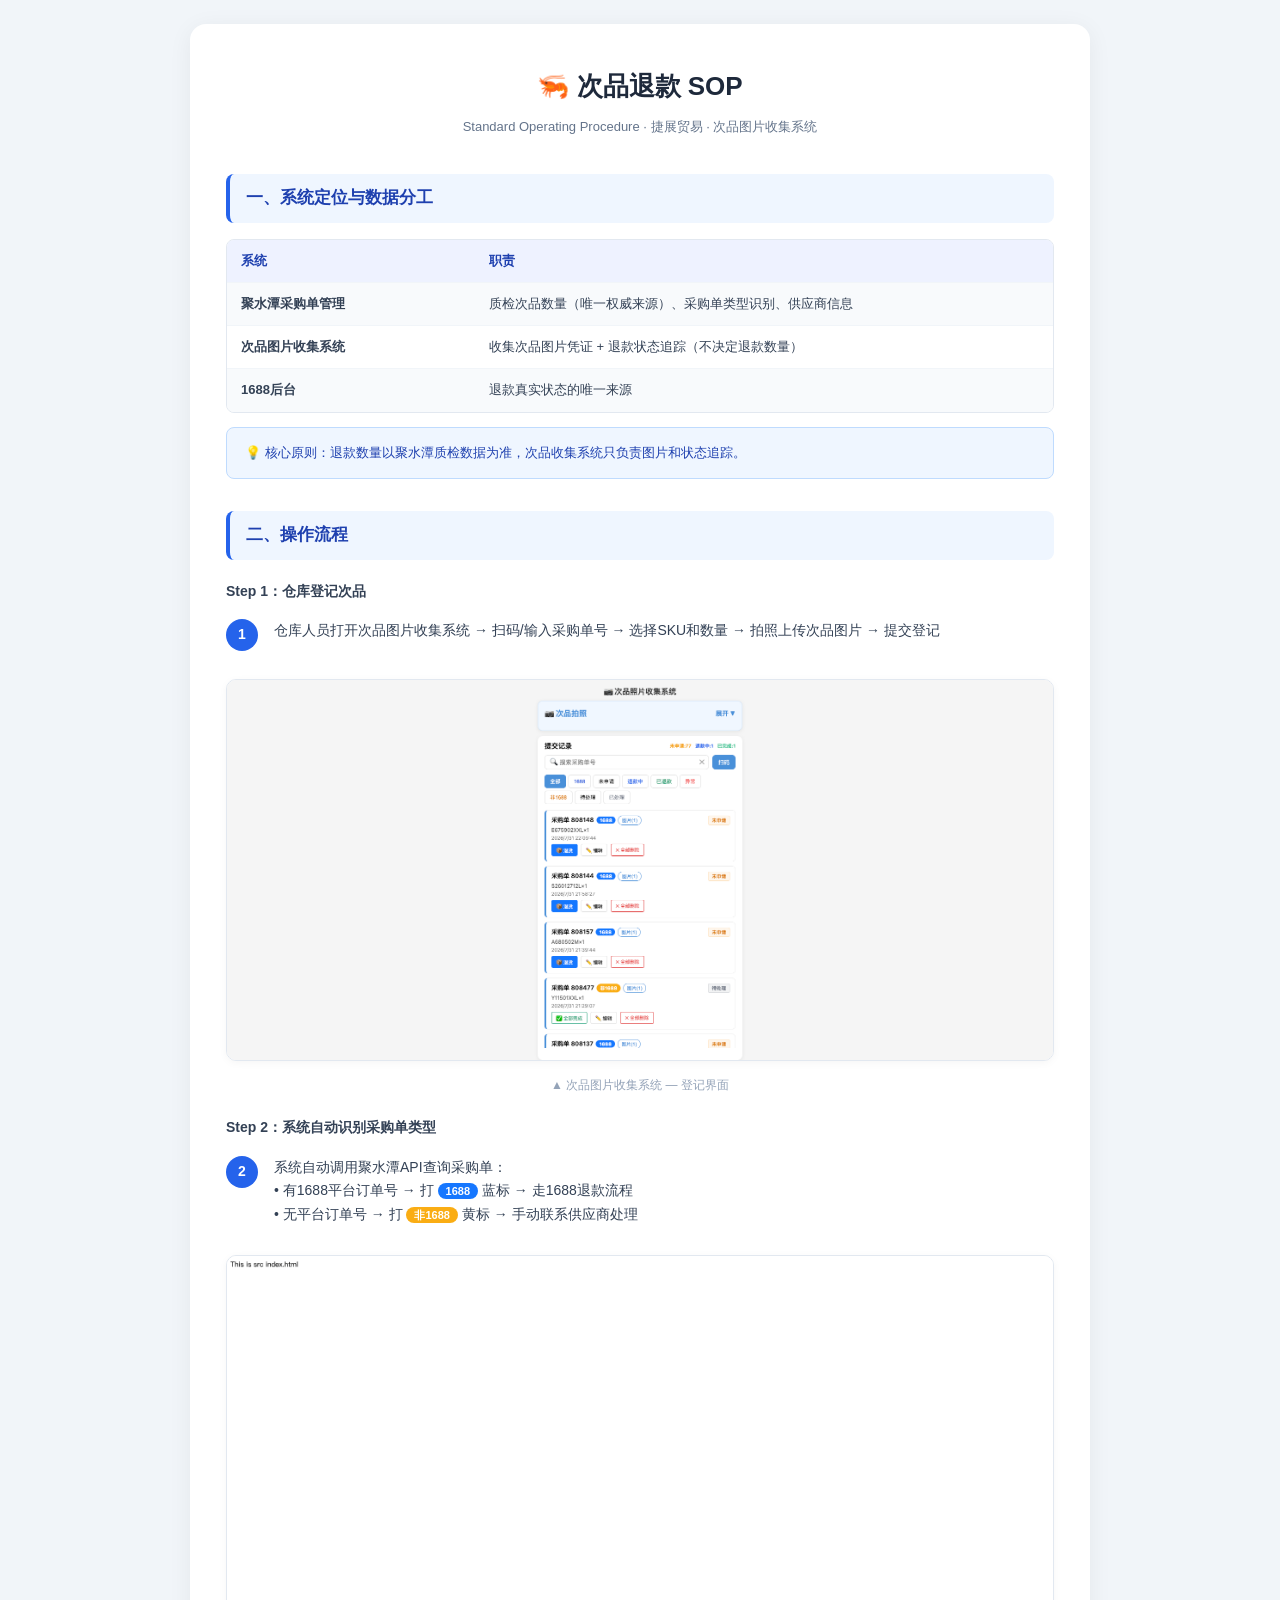
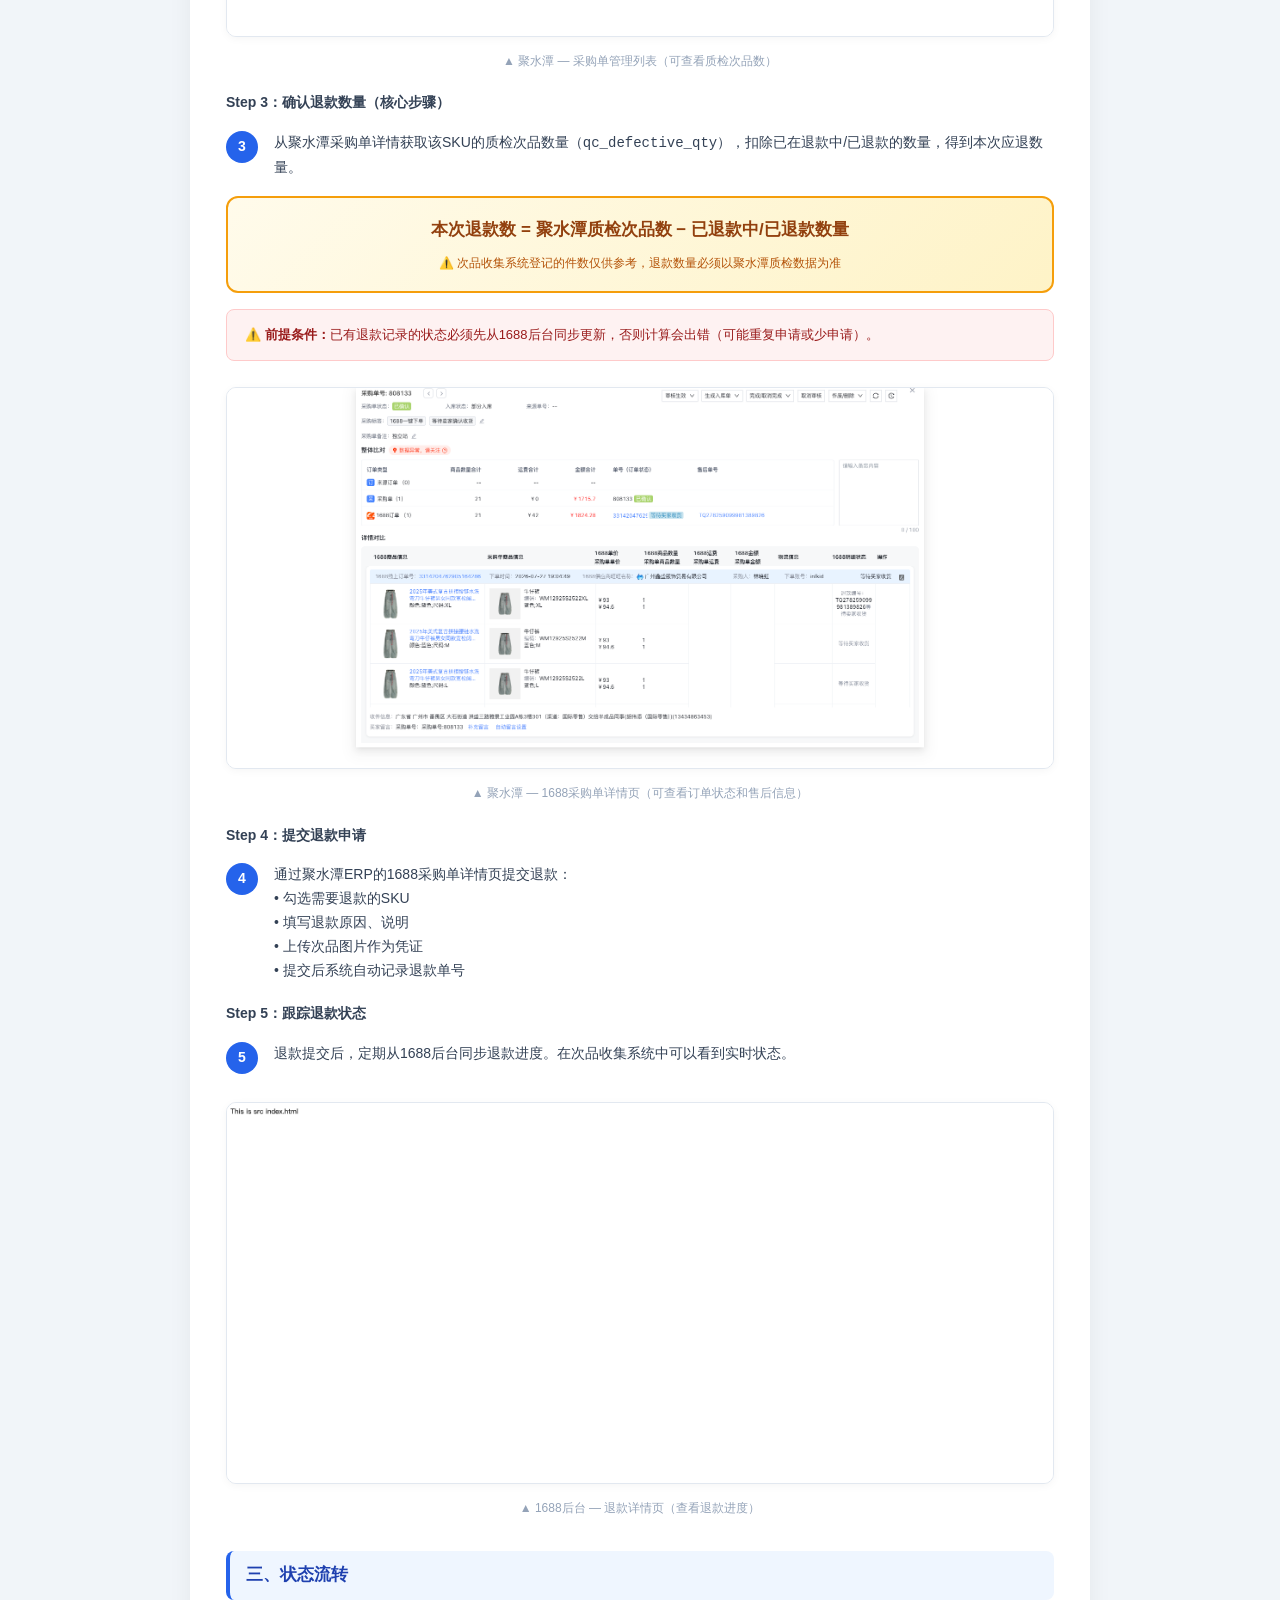
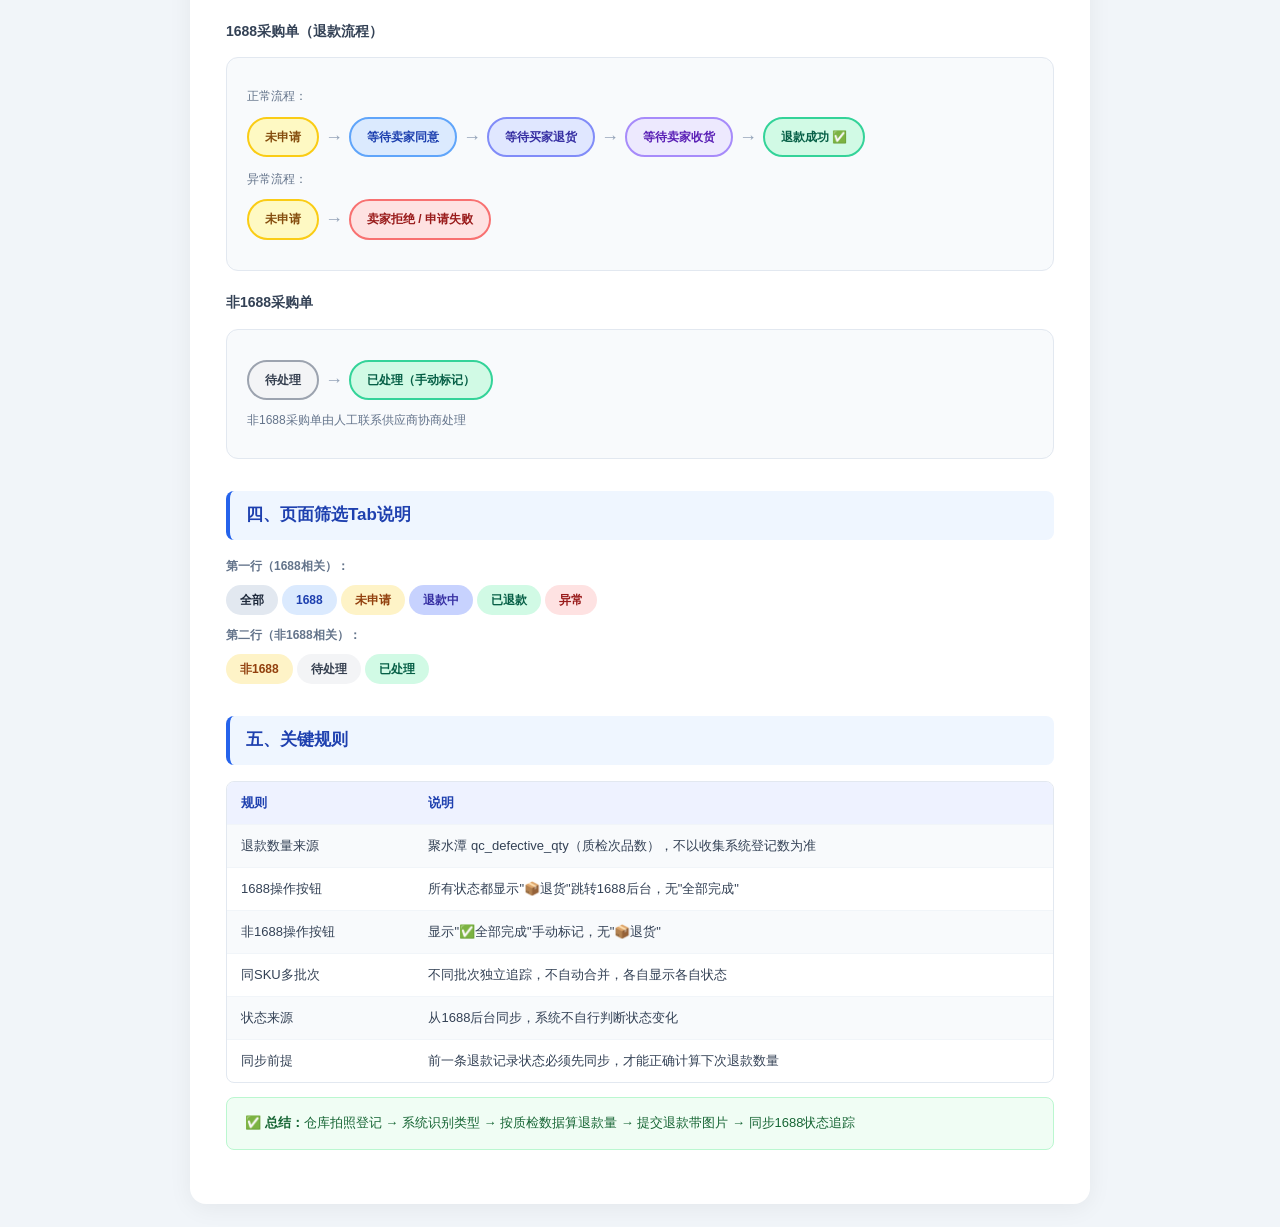
<file: 次品退款SOP.html>
<!DOCTYPE html>
<html lang="zh-CN"><head>
<meta charset="utf-8">
<meta name="viewport" content="width=device-width, initial-scale=1.0">
<title>次品退款SOP — 捷展贸易</title>
<style>
*{margin:0;padding:0;box-sizing:border-box;}
body{background:#f1f5f9;font-family:-apple-system,"PingFang SC","Microsoft YaHei",sans-serif;padding:24px 16px;line-height:1.7;}
.page{max-width:900px;margin:0 auto;background:#fff;border-radius:16px;padding:40px 36px;box-shadow:0 4px 24px rgba(0,0,0,0.06);}
h1{text-align:center;font-size:26px;color:#1e293b;margin-bottom:4px;}
.subtitle{text-align:center;font-size:13px;color:#64748b;margin-bottom:36px;}
h2{font-size:17px;color:#1e40af;margin:32px 0 16px;padding:10px 16px;background:#eff6ff;border-radius:8px;border-left:4px solid #2563eb;}
h3{font-size:14px;color:#334155;margin:20px 0 10px;}
p{font-size:14px;color:#475569;margin:8px 0;}

.flow-container{background:#f8fafc;border:1px solid #e2e8f0;border-radius:12px;padding:20px;margin:14px 0;}
.flow-row{display:flex;align-items:center;gap:6px;flex-wrap:wrap;margin:10px 0;}
.step{padding:8px 16px;border-radius:24px;font-size:12px;font-weight:700;white-space:nowrap;border:2px solid;}
.arrow{color:#94a3b8;font-size:18px;font-weight:bold;}
.s1{background:#fef9c3;color:#854d0e;border-color:#facc15;}
.s2{background:#dbeafe;color:#1e40af;border-color:#60a5fa;}
.s3{background:#e0e7ff;color:#3730a3;border-color:#818cf8;}
.s4{background:#ede9fe;color:#5b21b6;border-color:#a78bfa;}
.s5{background:#d1fae5;color:#065f46;border-color:#34d399;}
.s6{background:#fee2e2;color:#991b1b;border-color:#f87171;}
.s7{background:#f3f4f6;color:#374151;border-color:#9ca3af;}

.formula-box{background:linear-gradient(135deg,#fffbeb,#fef3c7);border:2px solid #f59e0b;border-radius:12px;padding:18px 24px;margin:16px 0;text-align:center;}
.formula-box .main{font-size:17px;font-weight:700;color:#92400e;}
.formula-box .note{font-size:12px;color:#b45309;margin-top:8px;}

table{width:100%;border-collapse:separate;border-spacing:0;margin:14px 0;border-radius:8px;overflow:hidden;border:1px solid #e2e8f0;}
th{background:#eef2ff;padding:10px 14px;text-align:left;font-size:13px;font-weight:700;color:#1e40af;}
td{padding:10px 14px;font-size:13px;color:#334155;border-top:1px solid #f1f5f9;}
tr:nth-child(even) td{background:#f8fafc;}

.sop-step{display:flex;gap:16px;margin:16px 0;align-items:flex-start;}
.sop-num{width:32px;height:32px;min-width:32px;border-radius:50%;background:#2563eb;color:#fff;display:flex;align-items:center;justify-content:center;font-size:14px;font-weight:700;}
.sop-content{flex:1;font-size:14px;color:#334155;}
.sop-content strong{color:#1e293b;}

.screenshot{width:100%;border-radius:10px;border:1px solid #e2e8f0;margin:12px 0;box-shadow:0 2px 8px rgba(0,0,0,0.04);cursor:pointer;transition:transform 0.2s;}
.screenshot:hover{transform:scale(1.01);}
.img-caption{text-align:center;font-size:12px;color:#94a3b8;margin:-6px 0 16px;}

.warn-box{background:#fef2f2;border:1px solid #fecaca;border-radius:8px;padding:14px 18px;margin:14px 0;font-size:13px;color:#991b1b;}
.info-box{background:#eff6ff;border:1px solid #bfdbfe;border-radius:8px;padding:14px 18px;margin:14px 0;font-size:13px;color:#1e40af;}
.success-box{background:#f0fdf4;border:1px solid #bbf7d0;border-radius:8px;padding:14px 18px;margin:14px 0;font-size:13px;color:#166534;}

.tab-preview{display:flex;gap:4px;flex-wrap:wrap;margin:8px 0;}
.tab-preview span{padding:5px 14px;border-radius:16px;font-size:12px;font-weight:600;}
.tab-row-label{font-size:12px;color:#64748b;margin:10px 0 4px;font-weight:600;}

.modal-overlay{display:none;position:fixed;top:0;left:0;width:100%;height:100%;background:rgba(0,0,0,0.8);z-index:9999;justify-content:center;align-items:center;cursor:pointer;}
.modal-overlay img{max-width:95%;max-height:95%;border-radius:8px;}
</style></head><body>
<div class="modal-overlay" id="imgModal" onclick="this.style.display='none'"><img id="modalImg"></div>
<div class="page">
<h1>🦐 次品退款 SOP</h1>
<p class="subtitle">Standard Operating Procedure · 捷展贸易 · 次品图片收集系统</p>
<!-- SECTION1 -->

<h2>一、系统定位与数据分工</h2>
<table>
<tr><th style="width:30%;">系统</th><th>职责</th></tr>
<tr><td><strong>聚水潭采购单管理</strong></td><td>质检次品数量（唯一权威来源）、采购单类型识别、供应商信息</td></tr>
<tr><td><strong>次品图片收集系统</strong></td><td>收集次品图片凭证 + 退款状态追踪（不决定退款数量）</td></tr>
<tr><td><strong>1688后台</strong></td><td>退款真实状态的唯一来源</td></tr>
</table>
<div class="info-box">💡 核心原则：退款数量以聚水潭质检数据为准，次品收集系统只负责图片和状态追踪。</div>

<h2>二、操作流程</h2>

<h3>Step 1：仓库登记次品</h3>
<div class="sop-step"><div class="sop-num">1</div><div class="sop-content">
仓库人员打开次品图片收集系统 → 扫码/输入采购单号 → 选择SKU和数量 → 拍照上传次品图片 → 提交登记
</div></div>
<img class="screenshot" src="sop-images/step1-collect.png" alt="次品图片收集系统界面" onclick="showImg(this.src)">
<p class="img-caption">▲ 次品图片收集系统 — 登记界面</p>

<h3>Step 2：系统自动识别采购单类型</h3>
<div class="sop-step"><div class="sop-num">2</div><div class="sop-content">
系统自动调用聚水潭API查询采购单：<br>
• 有1688平台订单号 → 打 <span style="background:#1677ff;color:#fff;padding:2px 8px;border-radius:10px;font-size:11px;font-weight:700;">1688</span> 蓝标 → 走1688退款流程<br>
• 无平台订单号 → 打 <span style="background:#faad14;color:#fff;padding:2px 8px;border-radius:10px;font-size:11px;font-weight:700;">非1688</span> 黄标 → 手动联系供应商处理
</div></div>
<img class="screenshot" src="sop-images/step2-jst-purchase.png" alt="聚水潭采购单管理" onclick="showImg(this.src)">
<p class="img-caption">▲ 聚水潭 — 采购单管理列表（可查看质检次品数）</p>

<h3>Step 3：确认退款数量（核心步骤）</h3>
<div class="sop-step"><div class="sop-num">3</div><div class="sop-content">
从聚水潭采购单详情获取该SKU的质检次品数量（<code>qc_defective_qty</code>），扣除已在退款中/已退款的数量，得到本次应退数量。
</div></div>

<div class="formula-box">
<div class="main">本次退款数 = 聚水潭质检次品数 − 已退款中/已退款数量</div>
<div class="note">⚠️ 次品收集系统登记的件数仅供参考，退款数量必须以聚水潭质检数据为准</div>
</div>

<div class="warn-box">⚠️ <strong>前提条件：</strong>已有退款记录的状态必须先从1688后台同步更新，否则计算会出错（可能重复申请或少申请）。</div>

<img class="screenshot" src="sop-images/step3-jst-detail.png" alt="聚水潭采购单详情" onclick="showImg(this.src)">
<p class="img-caption">▲ 聚水潭 — 1688采购单详情页（可查看订单状态和售后信息）</p>
<!-- SECTION2 -->

<h3>Step 4：提交退款申请</h3>
<div class="sop-step"><div class="sop-num">4</div><div class="sop-content">
通过聚水潭ERP的1688采购单详情页提交退款：<br>
• 勾选需要退款的SKU<br>
• 填写退款原因、说明<br>
• 上传次品图片作为凭证<br>
• 提交后系统自动记录退款单号
</div></div>

<h3>Step 5：跟踪退款状态</h3>
<div class="sop-step"><div class="sop-num">5</div><div class="sop-content">
退款提交后，定期从1688后台同步退款进度。在次品收集系统中可以看到实时状态。
</div></div>
<img class="screenshot" src="sop-images/step4-1688-refund.png" alt="1688退款详情" onclick="showImg(this.src)">
<p class="img-caption">▲ 1688后台 — 退款详情页（查看退款进度）</p>

<h2>三、状态流转</h2>

<h3>1688采购单（退款流程）</h3>
<div class="flow-container">
<p style="font-size:12px;color:#64748b;margin-bottom:8px;">正常流程：</p>
<div class="flow-row">
<span class="step s1">未申请</span><span class="arrow">→</span>
<span class="step s2">等待卖家同意</span><span class="arrow">→</span>
<span class="step s3">等待买家退货</span><span class="arrow">→</span>
<span class="step s4">等待卖家收货</span><span class="arrow">→</span>
<span class="step s5">退款成功 ✅</span>
</div>
<p style="font-size:12px;color:#64748b;margin:12px 0 8px;">异常流程：</p>
<div class="flow-row">
<span class="step s1">未申请</span><span class="arrow">→</span>
<span class="step s6">卖家拒绝 / 申请失败</span>
</div>
</div>

<h3>非1688采购单</h3>
<div class="flow-container">
<div class="flow-row">
<span class="step s7">待处理</span><span class="arrow">→</span>
<span class="step s5">已处理（手动标记）</span>
</div>
<p style="font-size:12px;color:#64748b;margin-top:8px;">非1688采购单由人工联系供应商协商处理</p>
</div>

<h2>四、页面筛选Tab说明</h2>
<div class="tab-row-label">第一行（1688相关）：</div>
<div class="tab-preview">
<span style="background:#e2e8f0;color:#1e293b;">全部</span>
<span style="background:#dbeafe;color:#1e40af;">1688</span>
<span style="background:#fef3c7;color:#92400e;">未申请</span>
<span style="background:#c7d2fe;color:#3730a3;">退款中</span>
<span style="background:#d1fae5;color:#065f46;">已退款</span>
<span style="background:#fee2e2;color:#991b1b;">异常</span>
</div>
<div class="tab-row-label">第二行（非1688相关）：</div>
<div class="tab-preview">
<span style="background:#fef3c7;color:#92400e;">非1688</span>
<span style="background:#f3f4f6;color:#374151;">待处理</span>
<span style="background:#d1fae5;color:#065f46;">已处理</span>
</div>

<h2>五、关键规则</h2>
<table>
<tr><th>规则</th><th>说明</th></tr>
<tr><td>退款数量来源</td><td>聚水潭 qc_defective_qty（质检次品数），不以收集系统登记数为准</td></tr>
<tr><td>1688操作按钮</td><td>所有状态都显示"📦退货"跳转1688后台，无"全部完成"</td></tr>
<tr><td>非1688操作按钮</td><td>显示"✅全部完成"手动标记，无"📦退货"</td></tr>
<tr><td>同SKU多批次</td><td>不同批次独立追踪，不自动合并，各自显示各自状态</td></tr>
<tr><td>状态来源</td><td>从1688后台同步，系统不自行判断状态变化</td></tr>
<tr><td>同步前提</td><td>前一条退款记录状态必须先同步，才能正确计算下次退款数量</td></tr>
</table>

<div class="success-box">✅ <strong>总结：</strong>仓库拍照登记 → 系统识别类型 → 按质检数据算退款量 → 提交退款带图片 → 同步1688状态追踪</div>

</div>
<script>
function showImg(src){const m=document.getElementById('imgModal');m.style.display='flex';document.getElementById('modalImg').src=src;}
</script>
</body></html>
</file>
